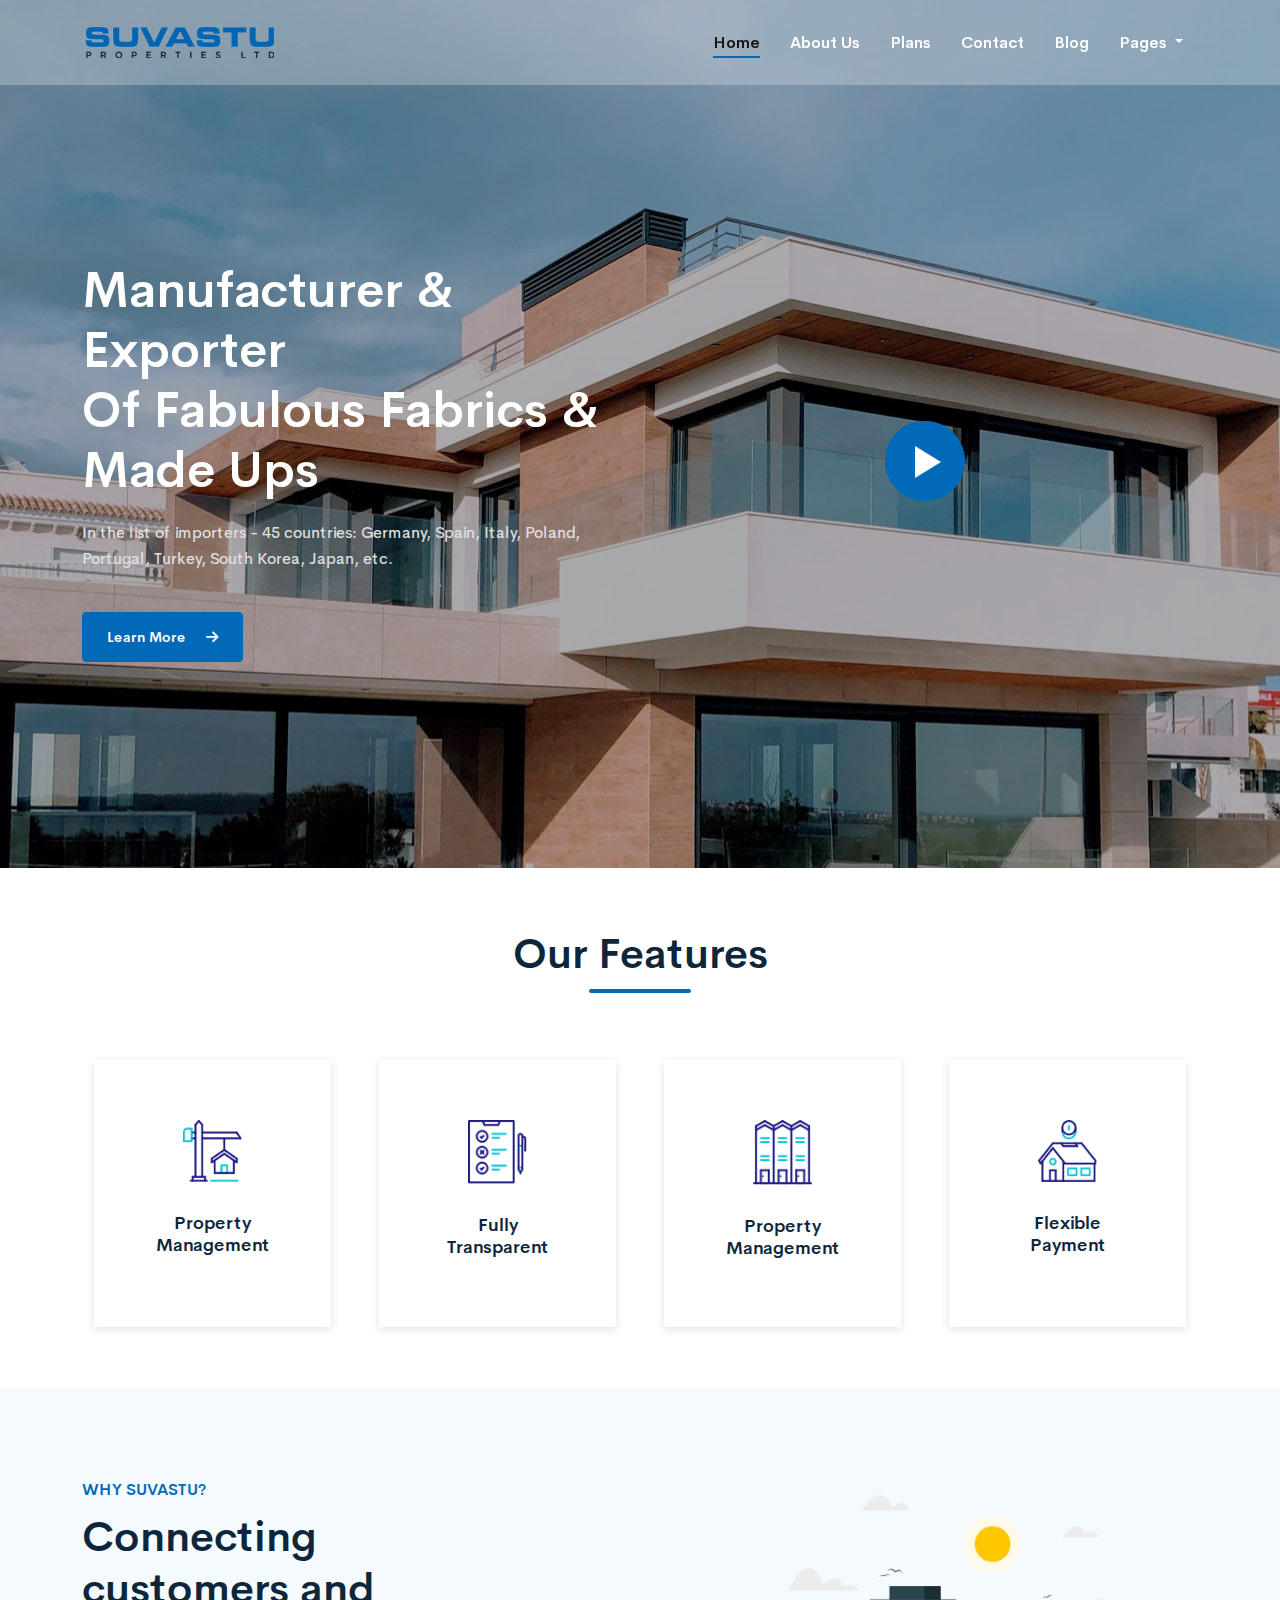
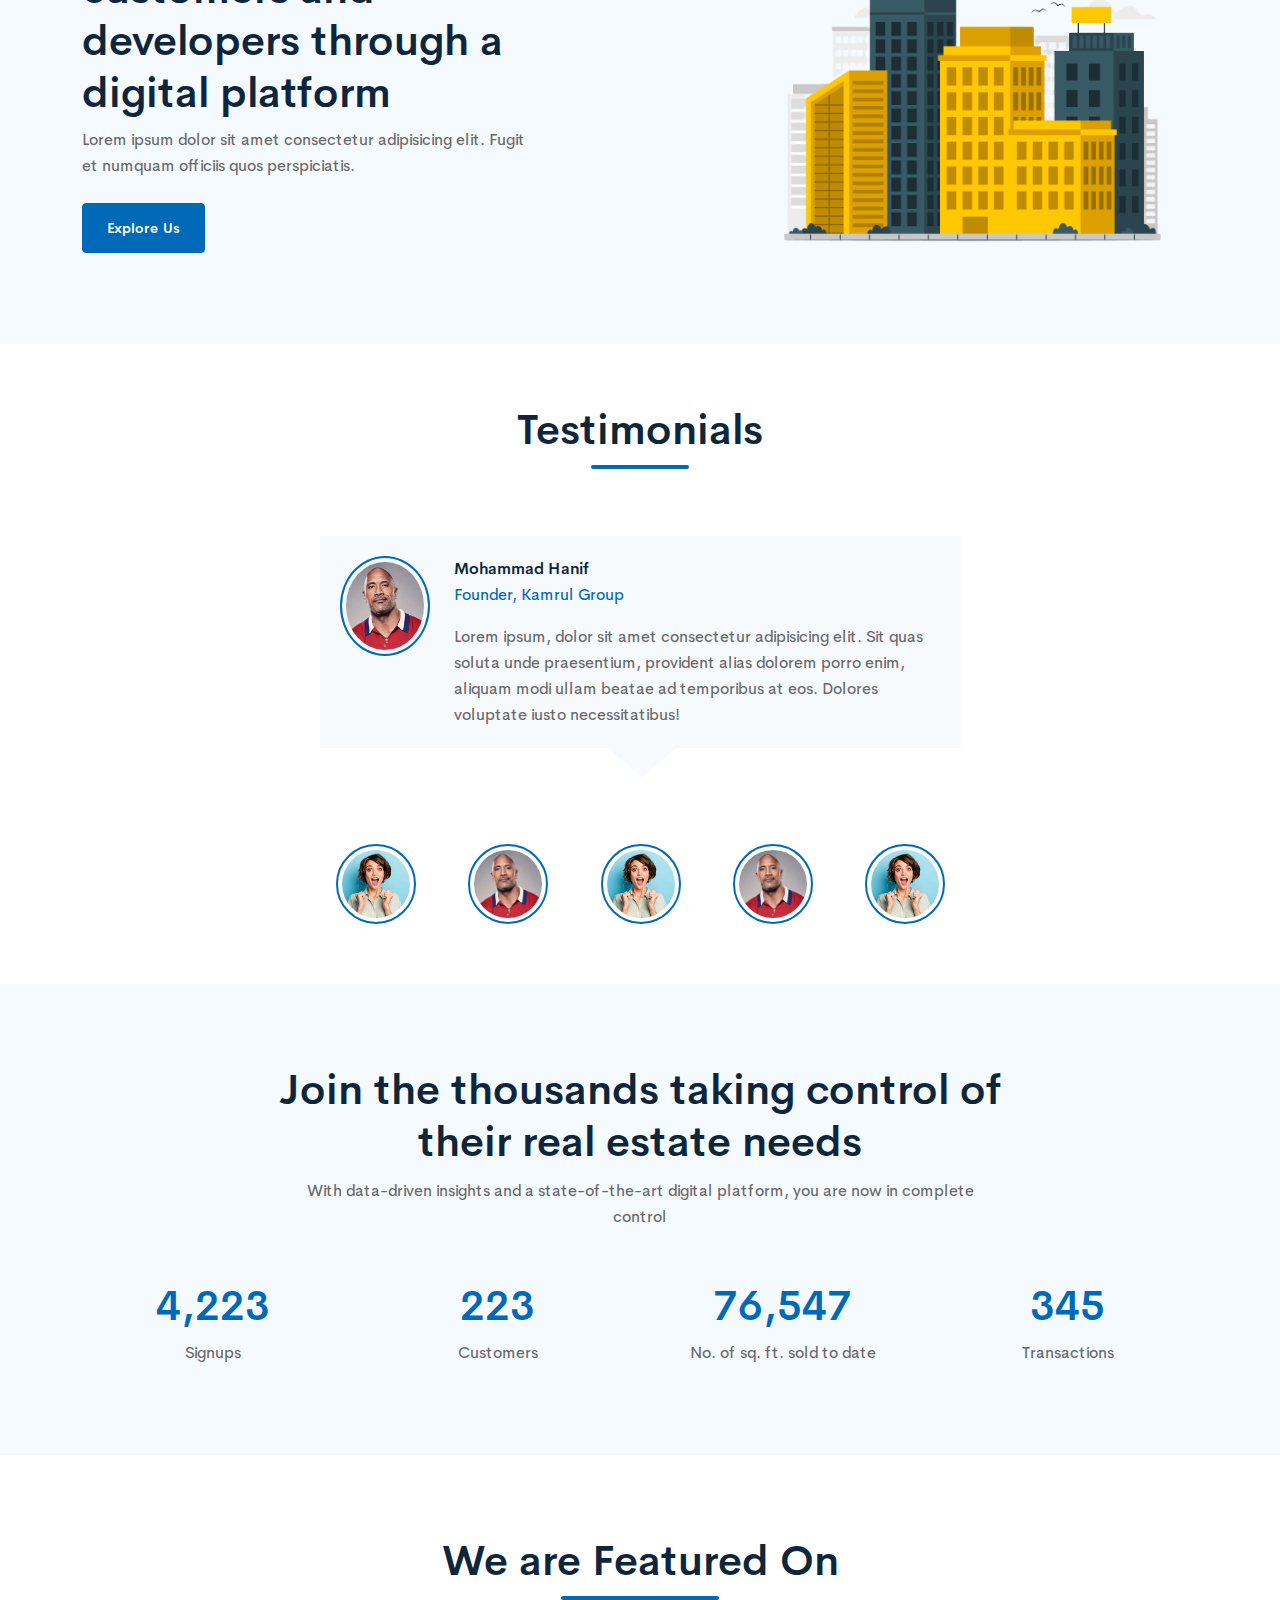
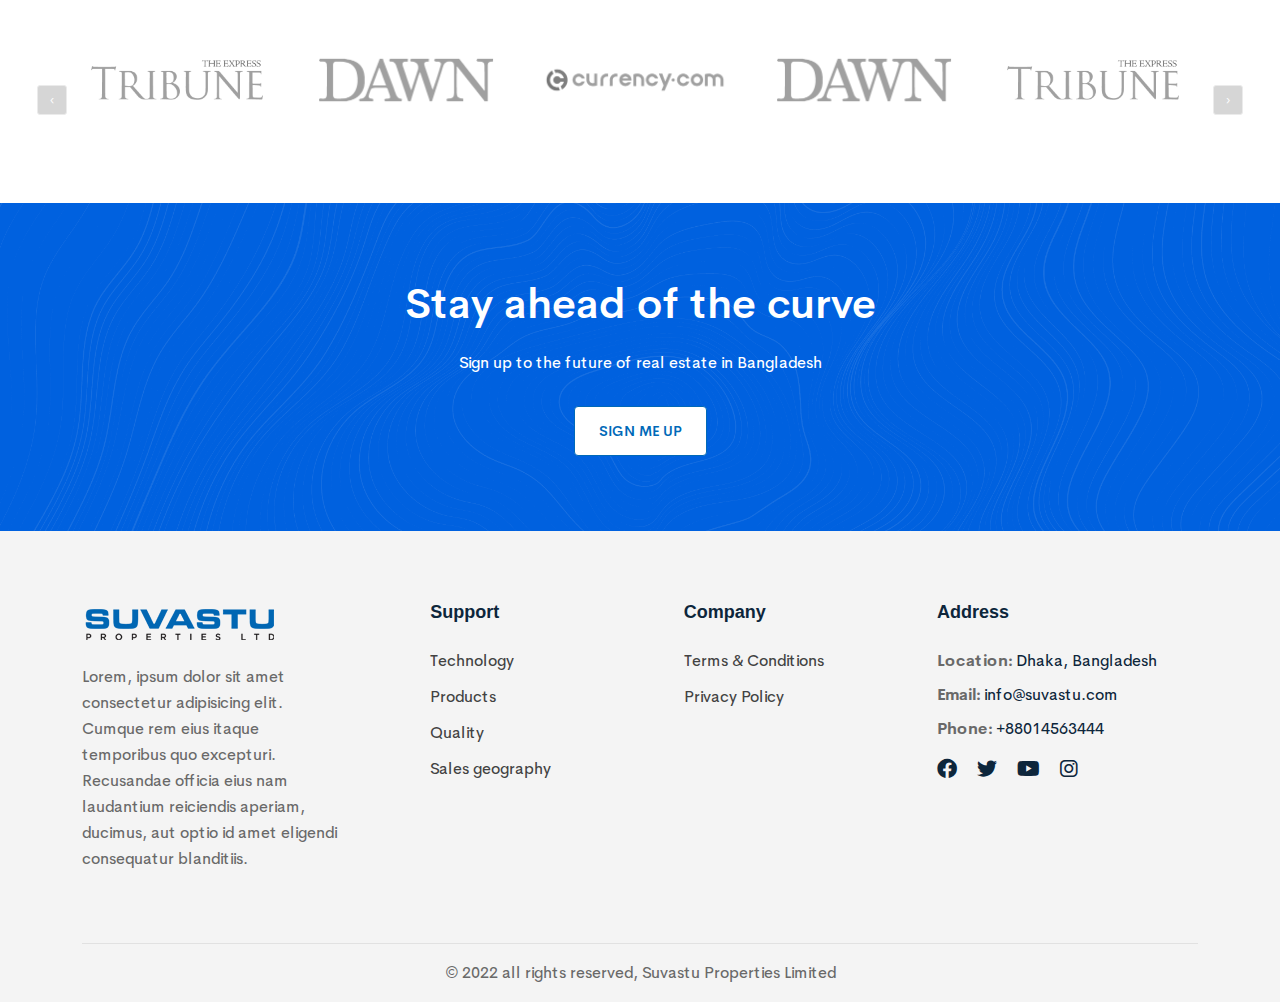
<file: index.html>
<!doctype html>
<html class="no-js" lang="">
<head>
    <meta charset="utf-8">
    <meta http-equiv="x-ua-compatible" content="ie=edge">
    <title>Home | Suvastu</title>
    <meta name="description" content="">
    <meta name="viewport" content="width=device-width, initial-scale=1">

    <!-- favicon -->
    <link rel="shortcut icon" type="image/x-icon" href="">

    <!-- CSS here -->

    <!-- Font-awesome CSS -->
    <link rel="stylesheet" href="./assets/css/font-awesome-6.2.css">
    <!-- bootstrap css -->
    <link rel="stylesheet" href="./assets/plugins/bootstrap-5.2.0/css/bootstrap.min.css">
    <!-- owl carousel -->
    <link rel="stylesheet" href="./assets/plugins/owl-carousel/owl.carousel.min.css">
    <link rel="stylesheet" href="./assets/plugins/owl-carousel/owl.theme.default.css">
    <!-- magnific popup -->
    <link rel="stylesheet" href="./assets/plugins/magnific-popup/magnific-popup.css">
    <!-- Utilities CSS -->
    <link rel="stylesheet" href="./assets/css/utilities.css">
    <!-- Common CSS -->
    <link rel="stylesheet" href="./assets/css/common.css">
    <!-- Style CSS -->
    <link rel="stylesheet" href="./assets/css/style.css">
    <!-- Responsive CSS -->
    <link rel="stylesheet" href="./assets/css/responsive.css">

</head>
<body>
    <!--==================== Header Start ====================-->
    <header class="fixed-top">
      <div class="container">
        <nav class="navbar navbar-expand-lg">
          <a class="navbar-brand" href="./index.html">
            <img src="./assets/images/logo-blue.png" alt="" class="site-logo img-fluid">
          </a>
          <button class="navbar-toggler" type="button" data-bs-toggle="offcanvas" data-bs-target="#offcanvasNavbar" aria-controls="offcanvasNavbar">
            <span class="navbar-toggler-icon"></span>
          </button>
          <div class="offcanvas offcanvas-end" tabindex="-1" id="offcanvasNavbar" aria-labelledby="offcanvasNavbarLabel">
            <div class="offcanvas-header">
              <a href="#" class="offcanvas-title" id="offcanvasNavbarLabel">
                <img src="./assets/images/logo-blue.png" alt="" class="site-logo img-fluid">
              </a>
              <button type="button" class="btn-close" data-bs-dismiss="offcanvas" aria-label="Close"></button>
            </div>
            <div class="offcanvas-body align-items-center">
              <ul class="navbar-nav justify-content-end flex-grow-1">
                <li class="nav-item">
                  <a class="nav-link active" href="./index.html">Home</a>
                </li>
                <li class="nav-item">
                  <a class="nav-link" href="./about-us.html">About Us</a>
                </li>
                <li class="nav-item">
                  <a class="nav-link" href="./plans.html">Plans</a>
                </li>
                <li class="nav-item">
                  <a class="nav-link" href="./contact.html">Contact</a>
                </li>
                <li class="nav-item">
                  <a class="nav-link" href="./blog.html">Blog</a>
                </li>
                <li class="nav-item dropdown">
                  <a class="nav-link dropdown-toggle" href="#" role="button" data-bs-toggle="dropdown" aria-expanded="false">
                    Pages
                  </a>
                  <ul class="dropdown-menu">
                    <li><a class="dropdown-item" href="./blog-details.html">Blog Details</a></li>
                    <li><a class="dropdown-item" href="./projects.html">Projects</a></li>
                    <li><a class="dropdown-item" href="./project-details.html">Project Details</a></li>
                  </ul>
                </li>
              </ul>
            </div>
          </div>
        </nav>
      </div>
    </header>
    <!--==================== Header End ====================-->

    <main>
        <!--==================== banner start ====================-->
        <section class="banner-area" style="background: url('./assets/images/home/banner.jpg'); background-position: center;
          background-repeat: no-repeat; background-size: cover; background-attachment: fixed;">
          <div class="container">
            <div class="row align-items-center">
              <div class="col-lg-6 col-md-8 mb-3">
                <div class="content-area">
                  <h1 class="heading text-white mb-20">Manufacturer & Exporter <br> Of Fabulous Fabrics & <br> Made Ups</h1>
                  <p class="details">
                    In the list of importers - 45 countries: Germany, Spain, Italy, Poland, Portugal, Turkey, South Korea, Japan, etc.
                  </p>
                  <p class="mt-40">
                    <a href="#" class="btn">Learn More <i class="fa-solid fa-arrow-right ms-3"></i></a>
                  </p>
                </div>
              </div>
              <div class="col-lg-6 col-md-4 mb-3">
                <div class="wave-popup-btn">
                  <p class="text-center position-relative">
                    <!-- wave button -->
                    <a id="play-video" class="video-play-button popup-youtube"
                      href="https://www.youtube.com/watch?v=hrHV7sH3uxw">
                      <span></span>
                    </a>
                  </p>
                </div>
              </div>
            </div>
          </div>
        </section>
        <!--==================== banner end ====================-->

        <!--==================== features start ====================-->
        <section class="features-area pt-60 pb-45">
          <div class="container">
            <div class="section-heading mb-80">
              <h2 class="text-center"><span class="wrapper position-relative">Our Features</span></h2>
            </div>
            <div class="row">
              <div class="col-md-6 col-xl-3 mb-3 px-xl-4">
                <div class="feature-box h-100 text-center">
                  <img src="./assets/images/home/feature-1.png" alt="" class="img-fluid mb-30">
                  <h5 class="feature-heading">Property Management</h5>
                </div>
              </div>
              <div class="col-md-6 col-xl-3 mb-3 px-xl-4">
                <div class="feature-box h-100 text-center">
                  <img src="./assets/images/home/feature-2.png" alt="" class="img-fluid mb-30">
                  <h5 class="feature-heading">Fully Transparent</h5>
                </div>
              </div>
              <div class="col-md-6 col-xl-3 mb-3 px-xl-4">
                <div class="feature-box h-100 text-center">
                  <img src="./assets/images/home/feature-3.png" alt="" class="img-fluid mb-30">
                  <h5 class="feature-heading">Property Management</h5>
                </div>
              </div>
              <div class="col-md-6 col-xl-3 mb-3 px-xl-4">
                <div class="feature-box h-100 text-center">
                  <img src="./assets/images/home/feature-4.png" alt="" class="img-fluid mb-30">
                  <h5 class="feature-heading">Flexible Payment</h5>
                </div>
              </div>
            </div>
          </div>
        </section>
        <!--==================== features end ====================-->

        <!--==================== why suvastu start ====================-->
        <section class="why-us-area pt-60 pb-45">
          <div class="container">
            <div class="row justify-content-between align-items-center">
              <div class="col-lg-5 col-md-6 order-2 order-lg-1 mb-3">
                <div class="details-box">
                  <h6 class="text-blue text-uppercase">Why Suvastu?</h6>
                  <h2>
                    Connecting customers and developers through a digital platform
                  </h2>
                  <p>
                    Lorem ipsum dolor sit amet consectetur adipisicing elit. Fugit et numquam officiis quos perspiciatis.
                  </p>
                  <p class="mt-4">
                    <a href="#" class="btn">Explore Us</a>
                  </p>
                </div>
              </div>
              <div class="col-lg-5 col-md-6 order-1 order-lg-2">
                <div class="img-box">
                  <img src="./assets/images/home/why-us.png" alt="" class="img-fluid">
                </div>
              </div>
            </div>
          </div>
        </section>
        <!--==================== why suvastu end ====================-->

        <!--==================== testimonial start ====================-->
        <section class="testimonial-area pt-60 pb-60">
          <div class="container">
            <div class="row justify-content-center">
              <div class="col-lg-7">
                <div class="section-heading mb-80">
                  <h2 class="text-center"><span class="wrapper position-relative">Testimonials</span></h2>
                </div>
                <!-- slider -->
                <!-- single item -->
                <div class="testimonial-single owl-carousel owl-theme mb-5">
                  <div class="item position-relative mb-5" data-hash="zero">
                      <div class="d-flex rounded">
                        <div class="img-area me-4">
                          <img src="./assets/images/home/person-2.jpg" alt="" class="img-fluid rounded-circle">
                        </div>
                        <div class="details-box">
                          <h6 class="mb-0">Mohammad Hanif</h6>
                          <p class="text-blue mb-3">Founder, Kamrul Group</p>
                          <p>
                            Lorem ipsum, dolor sit amet consectetur adipisicing elit. Sit quas soluta unde praesentium, provident alias dolorem porro enim, aliquam modi ullam beatae ad temporibus at eos. Dolores voluptate iusto necessitatibus!
                          </p>
                        </div>
                      </div>
                      <!-- triange bottom -->
                    <div class="triangle-bottom position-absolute"></div>
                  </div>
                  <div class="item position-relative mb-5" data-hash="one">
                    <div class="d-flex rounded">
                      <div class="img-area me-4">
                        <img src="./assets/images/home/person-2.jpg" alt="" class="img-fluid rounded-circle">
                      </div>
                      <div class="details-box">
                        <h6 class="mb-0">Mohammad Hanif</h6>
                        <p class="text-blue mb-3">Founder, Kamrul Group</p>
                        <p>
                          Lorem ipsum, dolor sit amet consectetur adipisicing elit. Sit quas soluta unde praesentium, provident alias dolorem porro enim, aliquam modi ullam beatae ad temporibus at eos. Dolores voluptate iusto necessitatibus!
                        </p>
                      </div>
                    </div>
                    <!-- triange bottom -->
                    <div class="triangle-bottom position-absolute"></div>
                  </div>
                </div>
                <!-- hash items -->
                <div class="testimonial-hash-items owl-carousel owl-theme">
                    <a href="#zero" class="item" data-hash="zero">
                        <img src="./assets/images/home/person-1.jpg" alt="" class="img-fluid rounded-circle">
                    </a>
                    <a href="#one" class="item" data-hash="one">
                      <img src="./assets/images/home/person-2.jpg" alt="" class="img-fluid rounded-circle">
                    </a>
                </div>
              </div>
            </div>
          </div>
        </section>
        <!--==================== testimonial end ====================-->

        <!--==================== count users start ====================-->
        <section class="count-users-area pt-80 pb-65">
          <div class="container">
            <div class="row justify-content-center mb-50">
              <div class="col-lg-8">
                <div class="section-heading">
                  <h2 class="text-center mb-10"><span class="wrapper position-relative">
                    Join the thousands taking control of their real estate needs
                  </span></h2>
                  <p class="text-center px-md-4">
                    With data-driven insights and a state-of-the-art digital platform, you are now in complete control
                  </p>
                </div>
              </div>
            </div>

            <div class="row">
              <div class="col-6 col-lg-3 mb-4">
                <div class="count-box">
                  <h2 class="counter text-center text-blue">4,223</h2>
                  <p class="text-center">Signups</p>
                </div>
              </div>
              <div class="col-6 col-lg-3 mb-4">
                <div class="count-box">
                  <h2 class="counter text-center text-blue">223</h2>
                  <p class="text-center">Customers</p>
                </div>
              </div>
              <div class="col-6 col-lg-3 mb-4">
                <div class="count-box">
                  <h2 class="counter text-center text-blue">76,547</h2>
                  <p class="text-center">No. of sq. ft. sold to date</p>
                </div>
              </div>
              <div class="col-6 col-lg-3 mb-4">
                <div class="count-box">
                  <h2 class="counter text-center text-blue">345</h2>
                  <p class="text-center">Transactions</p>
                </div>
              </div>
            </div>
          </div>
        </section>
        <!--==================== count users end ====================-->

        <!--==================== we are featured on start ====================-->
        <section class="featured-on-area pt-80 pb-80">
          <div class="container">
            <div class="section-heading mb-60">
              <h2 class="text-center"><span class="wrapper position-relative">We are Featured On</span></h2>
            </div>
            
            <div class="featured-slider owl-carousel owl-theme">
              <div class="item">
                <img src="./assets/images/company/C.png" class="img-fluid" alt="">
              </div>
              <div class="item">
                <img src="./assets/images/company/D.png" class="img-fluid" alt="">
              </div>
              <div class="item">
                <img src="./assets/images/company/T.png" class="img-fluid" alt="">
              </div>
              <div class="item">
                <img src="./assets/images/company/C.png" class="img-fluid" alt="">
              </div>
              <div class="item">
                <img src="./assets/images/company/T.png" class="img-fluid" alt="">
              </div>
              <div class="item">
                <img src="./assets/images/company/D.png" class="img-fluid" alt="">
              </div>
            </div>
          </div>
        </section>
        <!--==================== we are featured on end ====================-->

    </main>

    <!--==================== footer start ====================-->
    <footer>
      <!-- footer top -->
      <div class="footer-top-area pt-75 pb-75">
        <div class="container">
          <div class="row justify-content-center">
            <div class="col-md-6">
              <div class="signup-box text-center">
                <h2 class="heading text-white mb-20">Stay ahead of the curve</h2>
                <p class="text-white mb-30">
                  Sign up to the future of real estate in Bangladesh
                </p>
                <p>
                  <a href="#" class="btn btn-white text-uppercase">sign me up</a>
                </p>
              </div>
            </div>
          </div>
        </div>
      </div>

      <!-- footer middle -->
      <div class="footer-middle-area bg-light-ash pt-70 pb-55">
        <div class="container">
          <div class="row justify-content-between">
            <div class="col-12 col-lg-3 mb-3">
              <div class="company-info-box">
                <div class="site-logo mb-3">
                  <img src="./assets/images/logo-blue.png" alt="" class="img-fluid">
                </div>
                <p>
                  Lorem, ipsum dolor sit amet consectetur adipisicing elit. Cumque rem eius itaque temporibus quo excepturi. Recusandae officia eius nam laudantium reiciendis aperiam, ducimus, aut optio id amet eligendi consequatur blanditiis.
                </p>
              </div>
            </div>
            <div class="col-6 col-lg-2 mb-3">
              <div class="links-box">
                <h5 class="heading mb-25">Support</h5>
                <ul>
                  <li class="link-item">
                    <a href="#">Technology</a>
                  </li>
                  <li class="link-item">
                    <a href="#">Products</a>
                  </li>
                  <li class="link-item">
                    <a href="#">Quality</a>
                  </li>
                  <li class="link-item">
                    <a href="#">Sales geography</a>
                  </li>
                </ul>
              </div>
            </div>
            <div class="col-6 col-lg-2 mb-3">
              <div class="links-box">
                <h5 class="heading mb-25">Company</h5>
                <ul>
                  <li class="link-item">
                    <a href="./terms-conditions.html">Terms & Conditions</a>
                  </li>
                  <li class="link-item">
                    <a href="./privacy-policy.html">Privacy Policy</a>
                  </li>
                </ul>
              </div>
            </div>
            <div class="col-12 col-lg-3 mb-3">
              <div class="address-box">
                <h5 class="heading mb-25">Address</h5>
                <ul>
                  <li class="mb-2">
                    <p>
                      <b>Location:</b>
                      <a href="#">Dhaka, Bangladesh</a>
                    </p>
                  </li>
                  <li class="mb-2">
                    <p>
                      <b>Email:</b>
                      <a href="mailto: abc@mail.com">info@suvastu.com</a>
                    </p>
                  </li>
                  <li class="mb-2">
                    <p>
                      <b>Phone:</b>
                      <a href="phone: 3243435">+88014563444</a>
                    </p>
                  </li>
                </ul>
              </div>
              <div class="social-icons-area mt-3">
                <ul class="d-flex">
                    <li>
                        <a href="#"><i class="fab fa-facebook"></i></a>
                    </li>
                    <li>
                        <a href="#"><i class="fa-brands fa-twitter"></i></a>
                    </li>
                    <li>
                        <a href="#"><i class="fa-brands fa-youtube"></i></a>
                    </li>
                    <li>
                        <a href="#"><i class="fa-brands fa-instagram"></i></a>
                    </li>
                </ul>
              </div>
            </div>
          </div>
        </div>
      </div>

      <!-- footer bottom -->
      <div class="footer-bottom-area bg-light-ash">
        <div class="container">
          <div class="row">
            <div class="col-12">
              <p class="copyright-text text-center">
                &copy; 2022 all rights reserved, Suvastu Properties Limited
              </p>
            </div>
          </div>
        </div>
      </div>
    </footer>
    <!--==================== footer end ====================-->


    <!-- JS here -->
    <script src="./assets/js/modernizr-3.5.0.min.js"></script>
    <script src="./assets/js/jquery-3.2.1.min.js"></script>
    <script src="./assets/plugins/bootstrap-5.2.0/js/bootstrap.bundle.min.js"></script>
    <script src="./assets/plugins/owl-carousel/owl.carousel.min.js"></script>
    <script src="./assets/plugins/magnific-popup/magnific-popup.js"></script>
    <!-- counter up -->
    <script src="./assets/js/waypoints.js"></script>
    <script src="./assets/js/counterup.js"></script>
    <script src="./assets/js/all.js"></script>
</body>
</html>
</file>
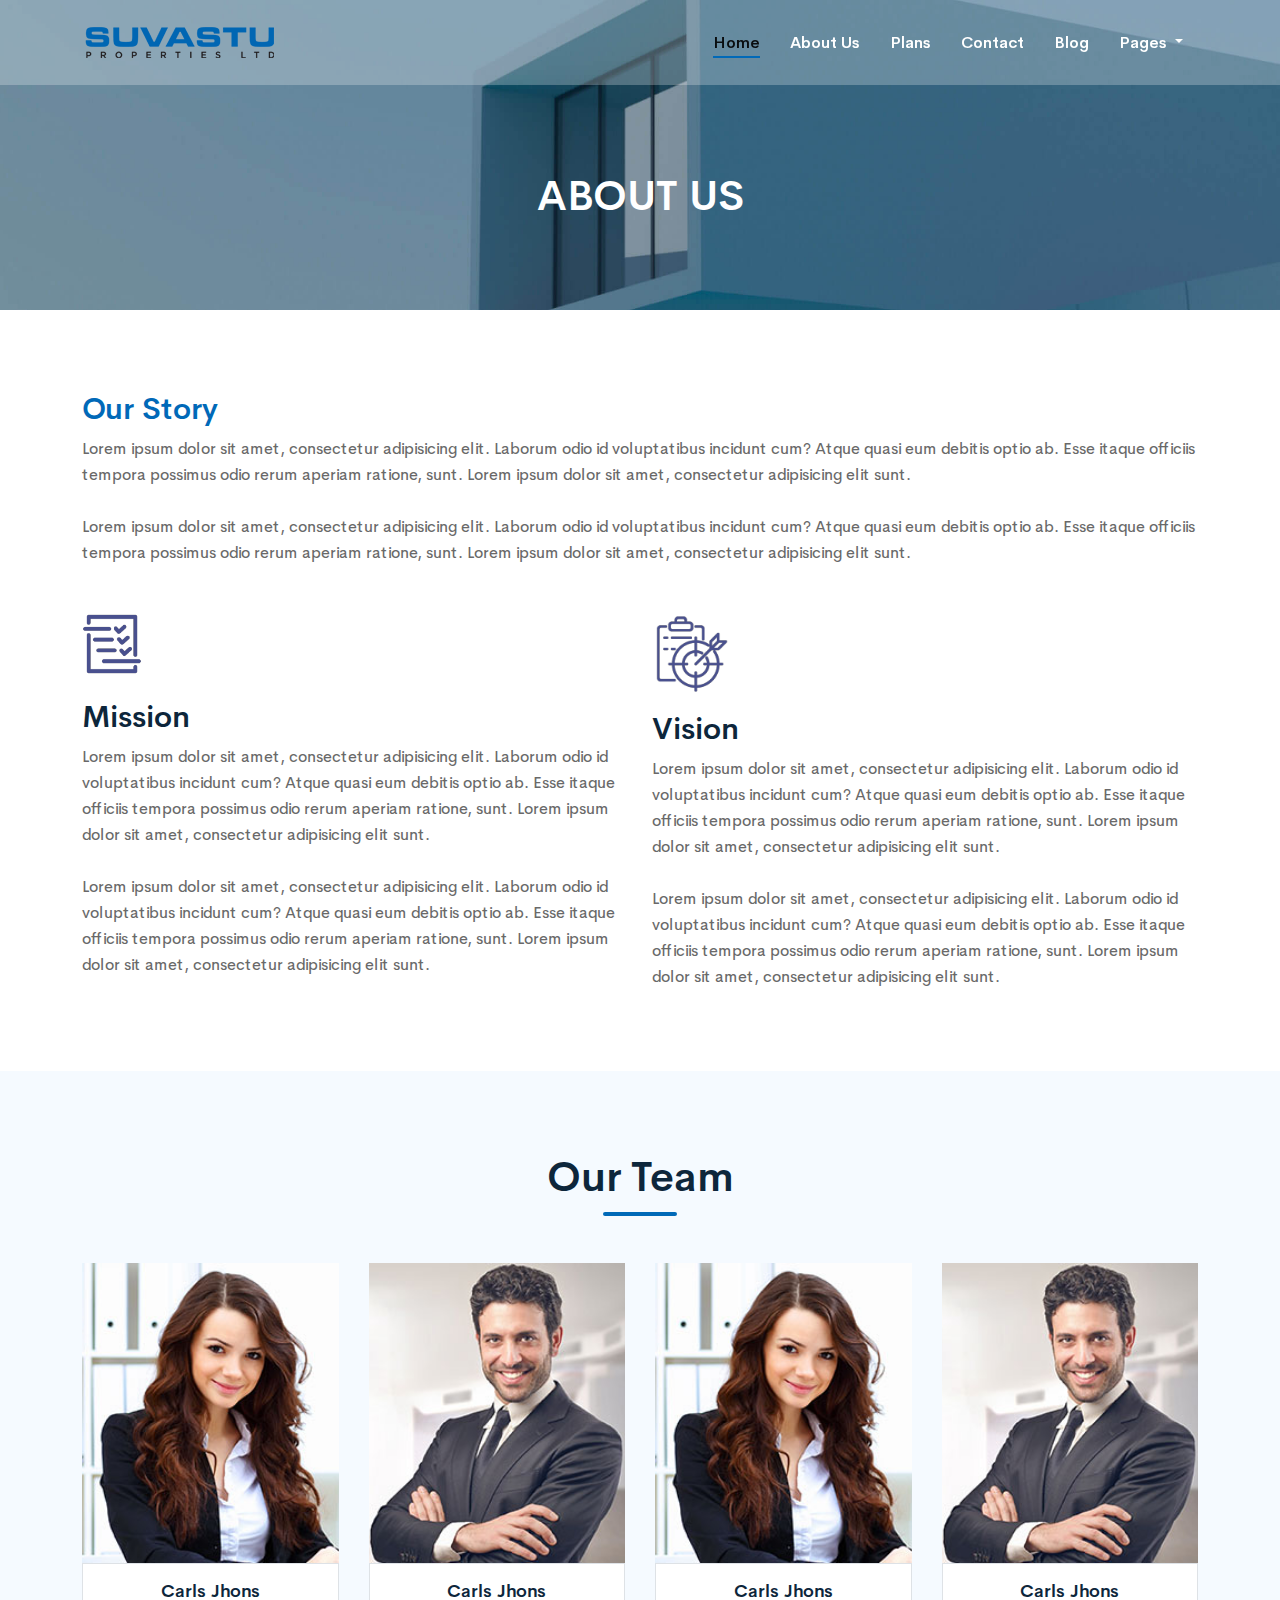
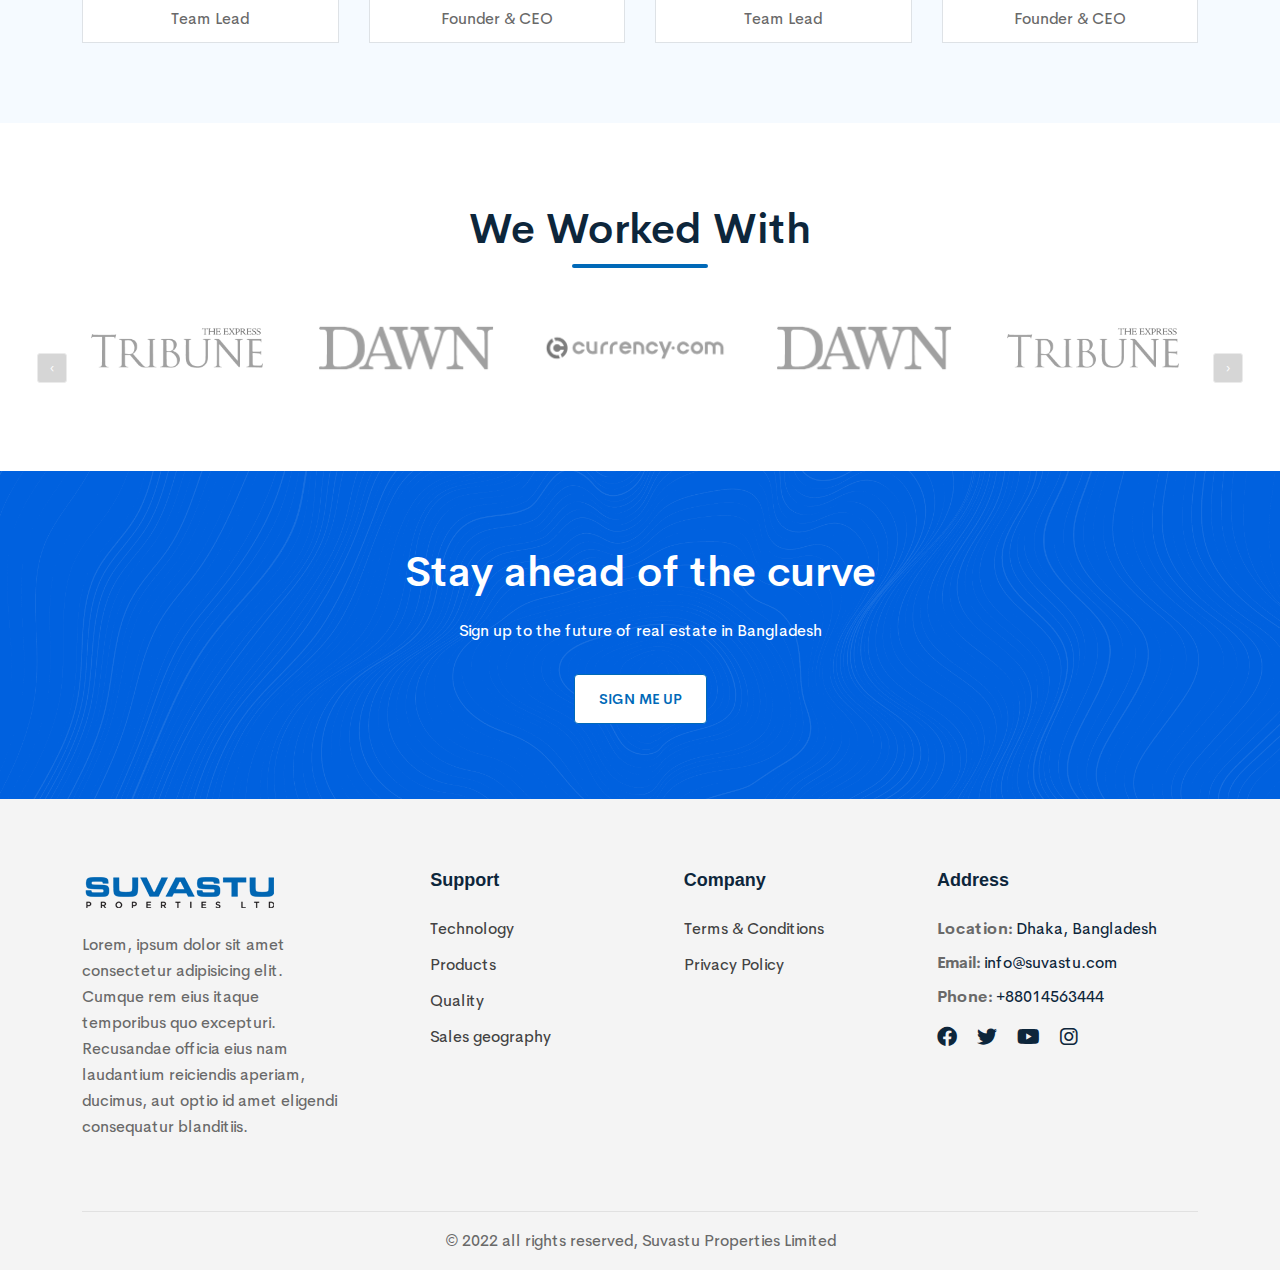
<file: about-us.html>
<!doctype html>
<html class="no-js" lang="">
<head>
    <meta charset="utf-8">
    <meta http-equiv="x-ua-compatible" content="ie=edge">
    <title>About Us | Suvastu</title>
    <meta name="description" content="">
    <meta name="viewport" content="width=device-width, initial-scale=1">

    <!-- favicon -->
    <link rel="shortcut icon" type="image/x-icon" href="">

    <!-- CSS here -->

    <!-- Font-awesome CSS -->
    <link rel="stylesheet" href="./assets/css/font-awesome-6.2.css">
    <!-- bootstrap css -->
    <link rel="stylesheet" href="./assets/plugins/bootstrap-5.2.0/css/bootstrap.min.css">
    <!-- owl carousel -->
    <link rel="stylesheet" href="./assets/plugins/owl-carousel/owl.carousel.min.css">
    <link rel="stylesheet" href="./assets/plugins/owl-carousel/owl.theme.default.css">
    <!-- magnific popup -->
    <link rel="stylesheet" href="./assets/plugins/magnific-popup/magnific-popup.css">
    <!-- Utilities CSS -->
    <link rel="stylesheet" href="./assets/css/utilities.css">
    <!-- Common CSS -->
    <link rel="stylesheet" href="./assets/css/common.css">
    <!-- Style CSS -->
    <link rel="stylesheet" href="./assets/css/style.css">
    <!-- Responsive CSS -->
    <link rel="stylesheet" href="./assets/css/responsive.css">

</head>
<body>
    <!--==================== Header Start ====================-->
    <header class="fixed-top">
      <div class="container">
        <nav class="navbar navbar-expand-lg">
          <a class="navbar-brand" href="./index.html">
            <img src="./assets/images/logo-blue.png" alt="" class="site-logo img-fluid">
          </a>
          <button class="navbar-toggler" type="button" data-bs-toggle="offcanvas" data-bs-target="#offcanvasNavbar" aria-controls="offcanvasNavbar">
            <span class="navbar-toggler-icon"></span>
          </button>
          <div class="offcanvas offcanvas-end" tabindex="-1" id="offcanvasNavbar" aria-labelledby="offcanvasNavbarLabel">
            <div class="offcanvas-header">
              <a href="#" class="offcanvas-title" id="offcanvasNavbarLabel">
                <img src="./assets/images/logo-blue.png" alt="" class="site-logo img-fluid">
              </a>
              <button type="button" class="btn-close" data-bs-dismiss="offcanvas" aria-label="Close"></button>
            </div>
            <div class="offcanvas-body align-items-center">
              <ul class="navbar-nav justify-content-end flex-grow-1">
                <li class="nav-item">
                  <a class="nav-link active" href="./index.html">Home</a>
                </li>
                <li class="nav-item">
                  <a class="nav-link" href="./about-us.html">About Us</a>
                </li>
                <li class="nav-item">
                  <a class="nav-link" href="./plans.html">Plans</a>
                </li>
                <li class="nav-item">
                  <a class="nav-link" href="./contact.html">Contact</a>
                </li>
                <li class="nav-item">
                  <a class="nav-link" href="./blog.html">Blog</a>
                </li>
                <li class="nav-item dropdown">
                  <a class="nav-link dropdown-toggle" href="#" role="button" data-bs-toggle="dropdown" aria-expanded="false">
                    Pages
                  </a>
                  <ul class="dropdown-menu">
                    <li><a class="dropdown-item" href="./blog-details.html">Blog Details</a></li>
                    <li><a class="dropdown-item" href="./projects.html">Projects</a></li>
                    <li><a class="dropdown-item" href="./project-details.html">Project Details</a></li>
                  </ul>
                </li>
              </ul>
            </div>
          </div>
        </nav>
      </div>
    </header>
    <!--==================== Header End ====================-->

    <main>
        <!--==================== banner start ====================-->
        <section class="page-banner-area" style="background: url('./assets/images/about/banner-bg.jpg'); background-position: center;
          background-repeat: no-repeat; background-size: cover;">
          <div class="container">
            <div class="row justify-content-center">
              <div class="col-lg-8">
                <h2 class="text-center text-uppercase text-white">About Us</h2>
              </div>
            </div>
          </div>
        </section>
        <!--==================== banner end ====================-->

        <!--==================== our story start ====================-->
        <section class="our-story pt-80 pb-65">
          <div class="container">
            <div class="story-box">
              <h3 class="text-blue">Our Story</h3>
              <p>
                Lorem ipsum dolor sit amet, consectetur adipisicing elit. Laborum odio id voluptatibus incidunt cum? Atque quasi eum debitis optio ab. Esse itaque officiis tempora possimus odio rerum aperiam ratione, sunt. Lorem ipsum dolor sit amet, consectetur adipisicing elit sunt.
                <br><br>
                Lorem ipsum dolor sit amet, consectetur adipisicing elit. Laborum odio id voluptatibus incidunt cum? Atque quasi eum debitis optio ab. Esse itaque officiis tempora possimus odio rerum aperiam ratione, sunt. Lorem ipsum dolor sit amet, consectetur adipisicing elit sunt.
              </p>
            </div>

            <div class="row mt-4 mt-md-5">
              <div class="col-lg-6 mb-3">
                <div class="mission-box">
                  <img src="./assets/images/about/mission.png" alt="" class="img-fluid mb-4">
                  <h3>Mission</h3>
                  <p>
                    Lorem ipsum dolor sit amet, consectetur adipisicing elit. Laborum odio id voluptatibus incidunt cum? Atque quasi eum debitis optio ab. Esse itaque officiis tempora possimus odio rerum aperiam ratione, sunt. Lorem ipsum dolor sit amet, consectetur adipisicing elit sunt.
                    <br><br>
                    Lorem ipsum dolor sit amet, consectetur adipisicing elit. Laborum odio id voluptatibus incidunt cum? Atque quasi eum debitis optio ab. Esse itaque officiis tempora possimus odio rerum aperiam ratione, sunt. Lorem ipsum dolor sit amet, consectetur adipisicing elit sunt.
                  </p>
                </div>
              </div>
              <div class="col-lg-6 mb-3">
                <div class="vision-box">
                  <img src="./assets/images/about/vision.png" alt="" class="img-fluid mb-3">
                  <h3>Vision</h3>
                  <p>
                    Lorem ipsum dolor sit amet, consectetur adipisicing elit. Laborum odio id voluptatibus incidunt cum? Atque quasi eum debitis optio ab. Esse itaque officiis tempora possimus odio rerum aperiam ratione, sunt. Lorem ipsum dolor sit amet, consectetur adipisicing elit sunt.
                    <br><br>
                    Lorem ipsum dolor sit amet, consectetur adipisicing elit. Laborum odio id voluptatibus incidunt cum? Atque quasi eum debitis optio ab. Esse itaque officiis tempora possimus odio rerum aperiam ratione, sunt. Lorem ipsum dolor sit amet, consectetur adipisicing elit sunt.
                  </p>
                </div>
              </div>
            </div>
          </div>
        </section>
        <!--==================== our story  end ====================-->

        <!--==================== team start ====================-->
        <section class="team-area pt-80 pb-80">
          <div class="container">
            <div class="row justify-content-center">
              <div class="col-md-6">
                <div class="section-heading mb-60">
                  <h2 class="text-center"><span class="wrapper position-relative">Our Team</span></h2>
                </div>
              </div>
            </div>

            <!-- slider -->
            <div class="team-members-slider owl-carousel owl-theme">
              <div class="team-item overflow-hidden position-relative">
                <img src="./assets/images/team/1.jpg" alt="" class="img-fluid w-100">
                <div class="bio-box position-absolute bg-white border">
                  <h5 class="name text-center mb-1">Carls Jhons</h5>
                  <p class="text-center">Team Lead</p>
                  <div class="social-icons d-flex justify-content-center">
                    <a href="#" class="social-link">
                      <i class="fab fa-facebook"></i>
                    </a>
                    <a href="#">
                      <i class="fa-brands fa-twitter"></i>
                    </a>
                    <a href="#">
                      <i class="fa-brands fa-instagram"></i>
                    </a>
                  </div>
                </div>
              </div>
              <div class="team-item overflow-hidden position-relative">
                <img src="./assets/images/team/2.jpg" alt="" class="img-fluid w-100">
                <div class="bio-box position-absolute bg-white border">
                  <h5 class="name text-center mb-1">Carls Jhons</h5>
                  <p class="text-center">Founder & CEO</p>
                  <div class="social-icons d-flex justify-content-center">
                    <a href="#" class="social-link">
                      <i class="fab fa-facebook"></i>
                    </a>
                    <a href="#">
                      <i class="fa-brands fa-twitter"></i>
                    </a>
                    <a href="#">
                      <i class="fa-brands fa-instagram"></i>
                    </a>
                  </div>
                </div>
              </div>
            </div>
          </div>
        </section>
        <!--==================== team  end ====================-->

        <!--==================== we worked with start ====================-->
        <section class="featured-on-area pt-80 pb-80">
          <div class="container">
            <div class="section-heading mb-60">
              <h2 class="text-center"><span class="wrapper position-relative">We Worked With</span></h2>
            </div>
            
            <div class="featured-slider owl-carousel owl-theme">
              <div class="item">
                <img src="./assets/images/company/C.png" class="img-fluid" alt="">
              </div>
              <div class="item">
                <img src="./assets/images/company/D.png" class="img-fluid" alt="">
              </div>
              <div class="item">
                <img src="./assets/images/company/T.png" class="img-fluid" alt="">
              </div>
              <div class="item">
                <img src="./assets/images/company/C.png" class="img-fluid" alt="">
              </div>
              <div class="item">
                <img src="./assets/images/company/T.png" class="img-fluid" alt="">
              </div>
              <div class="item">
                <img src="./assets/images/company/D.png" class="img-fluid" alt="">
              </div>
            </div>
          </div>
        </section>
        <!--==================== we worked with end ====================-->

    </main>

    <!--==================== footer start ====================-->
    <footer>
      <!-- footer top -->
      <div class="footer-top-area pt-75 pb-75">
        <div class="container">
          <div class="row justify-content-center">
            <div class="col-md-6">
              <div class="signup-box text-center">
                <h2 class="heading text-white mb-20">Stay ahead of the curve</h2>
                <p class="text-white mb-30">
                  Sign up to the future of real estate in Bangladesh
                </p>
                <p>
                  <a href="#" class="btn btn-white text-uppercase">sign me up</a>
                </p>
              </div>
            </div>
          </div>
        </div>
      </div>

      <!-- footer middle -->
      <div class="footer-middle-area bg-light-ash pt-70 pb-55">
        <div class="container">
          <div class="row justify-content-between">
            <div class="col-12 col-lg-3 mb-3">
              <div class="company-info-box">
                <div class="site-logo mb-3">
                  <img src="./assets/images/logo-blue.png" alt="" class="img-fluid">
                </div>
                <p>
                  Lorem, ipsum dolor sit amet consectetur adipisicing elit. Cumque rem eius itaque temporibus quo excepturi. Recusandae officia eius nam laudantium reiciendis aperiam, ducimus, aut optio id amet eligendi consequatur blanditiis.
                </p>
              </div>
            </div>
            <div class="col-6 col-lg-2 mb-3">
              <div class="links-box">
                <h5 class="heading mb-25">Support</h5>
                <ul>
                  <li class="link-item">
                    <a href="#">Technology</a>
                  </li>
                  <li class="link-item">
                    <a href="#">Products</a>
                  </li>
                  <li class="link-item">
                    <a href="#">Quality</a>
                  </li>
                  <li class="link-item">
                    <a href="#">Sales geography</a>
                  </li>
                </ul>
              </div>
            </div>
            <div class="col-6 col-lg-2 mb-3">
              <div class="links-box">
                <h5 class="heading mb-25">Company</h5>
                <ul>
                  <li class="link-item">
                    <a href="./terms-conditions.html">Terms & Conditions</a>
                  </li>
                  <li class="link-item">
                    <a href="./privacy-policy.html">Privacy Policy</a>
                  </li>
                </ul>
              </div>
            </div>
            <div class="col-12 col-lg-3 mb-3">
              <div class="address-box">
                <h5 class="heading mb-25">Address</h5>
                <ul>
                  <li class="mb-2">
                    <p>
                      <b>Location:</b>
                      <a href="#">Dhaka, Bangladesh</a>
                    </p>
                  </li>
                  <li class="mb-2">
                    <p>
                      <b>Email:</b>
                      <a href="mailto: abc@mail.com">info@suvastu.com</a>
                    </p>
                  </li>
                  <li class="mb-2">
                    <p>
                      <b>Phone:</b>
                      <a href="phone: 3243435">+88014563444</a>
                    </p>
                  </li>
                </ul>
              </div>
              <div class="social-icons-area mt-3">
                <ul class="d-flex">
                    <li>
                        <a href="#"><i class="fab fa-facebook"></i></a>
                    </li>
                    <li>
                        <a href="#"><i class="fa-brands fa-twitter"></i></a>
                    </li>
                    <li>
                        <a href="#"><i class="fa-brands fa-youtube"></i></a>
                    </li>
                    <li>
                        <a href="#"><i class="fa-brands fa-instagram"></i></a>
                    </li>
                </ul>
              </div>
            </div>
          </div>
        </div>
      </div>

      <!-- footer bottom -->
      <div class="footer-bottom-area bg-light-ash">
        <div class="container">
          <div class="row">
            <div class="col-12">
              <p class="copyright-text text-center">
                &copy; 2022 all rights reserved, Suvastu Properties Limited
              </p>
            </div>
          </div>
        </div>
      </div>
    </footer>
    <!--==================== footer end ====================-->


    <!-- JS here -->
    <script src="./assets/js/modernizr-3.5.0.min.js"></script>
    <script src="./assets/js/jquery-3.2.1.min.js"></script>
    <script src="./assets/plugins/bootstrap-5.2.0/js/bootstrap.bundle.min.js"></script>
    <script src="./assets/plugins/owl-carousel/owl.carousel.min.js"></script>
    <script src="./assets/plugins/magnific-popup/magnific-popup.js"></script>
    <!-- counter up -->
    <script src="./assets/js/waypoints.js"></script>
    <script src="./assets/js/counterup.js"></script>
    <script src="./assets/js/all.js"></script>
</body>
</html>
</file>
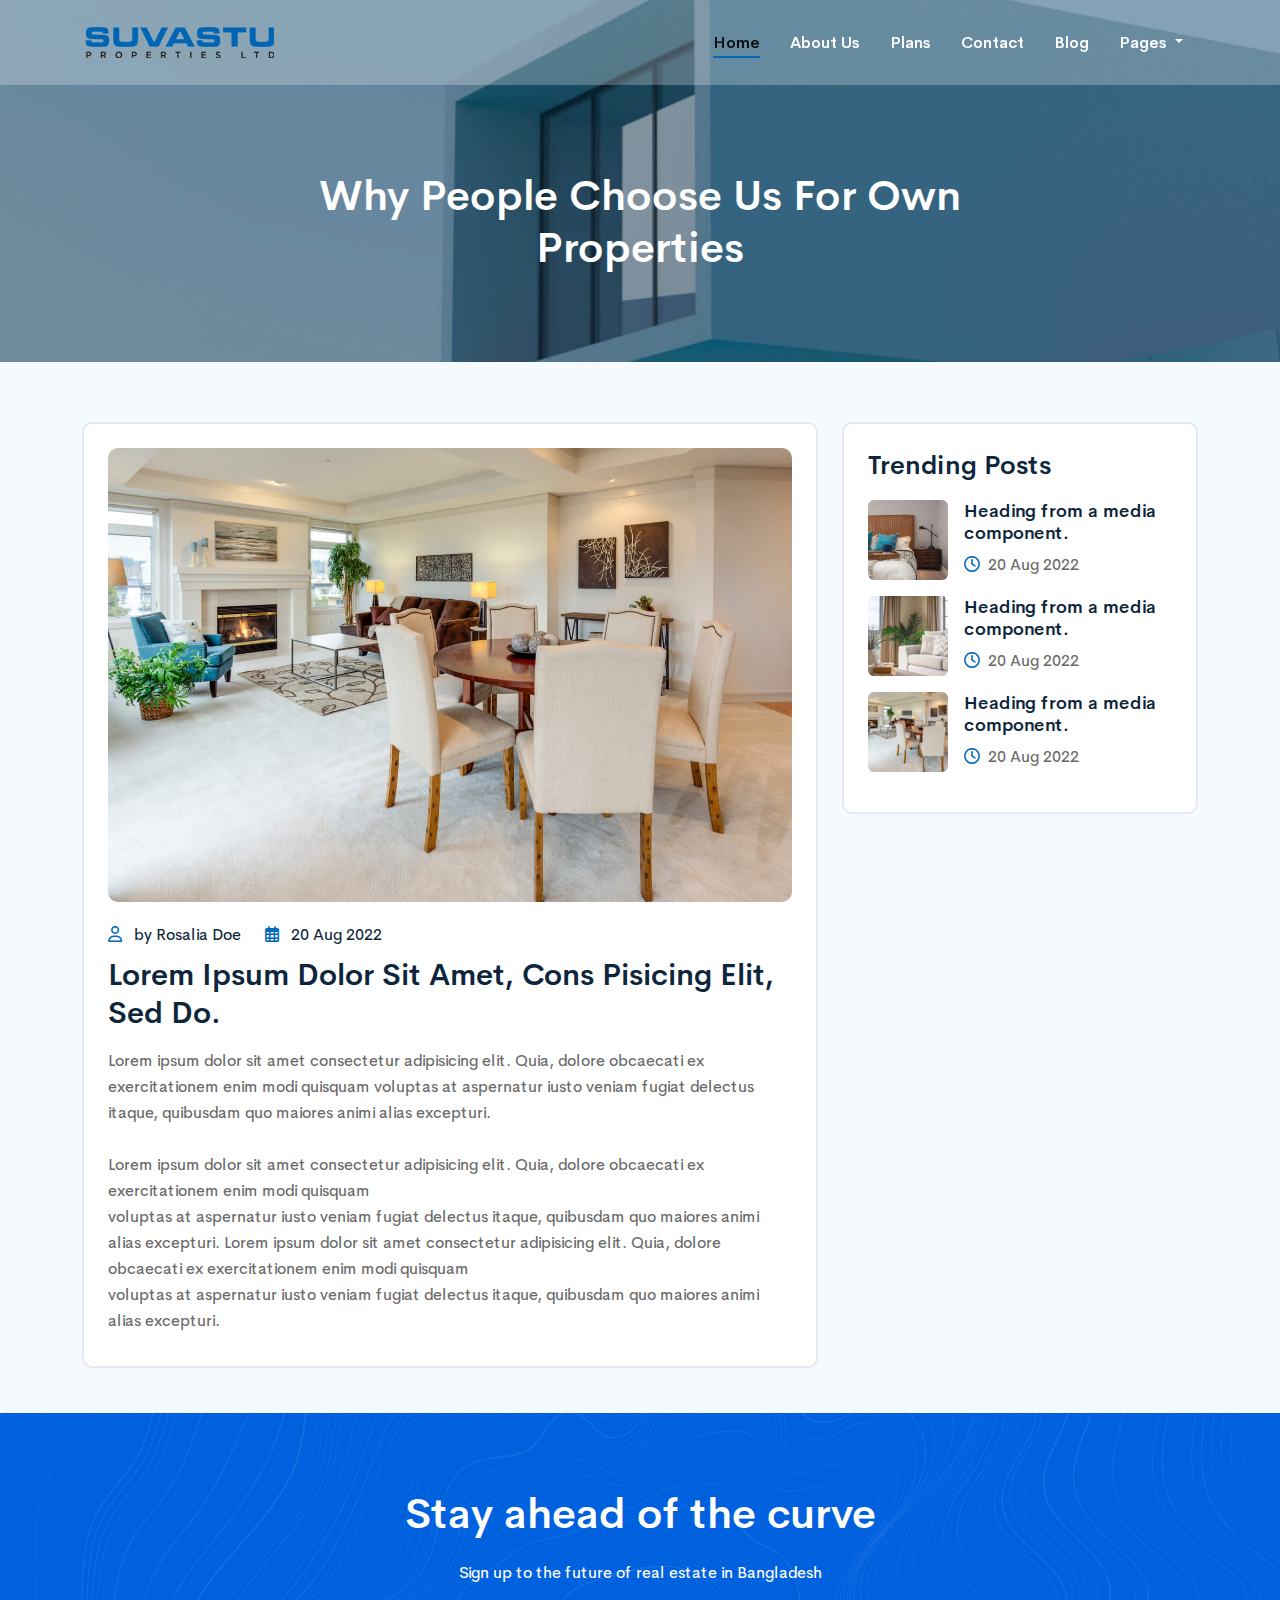
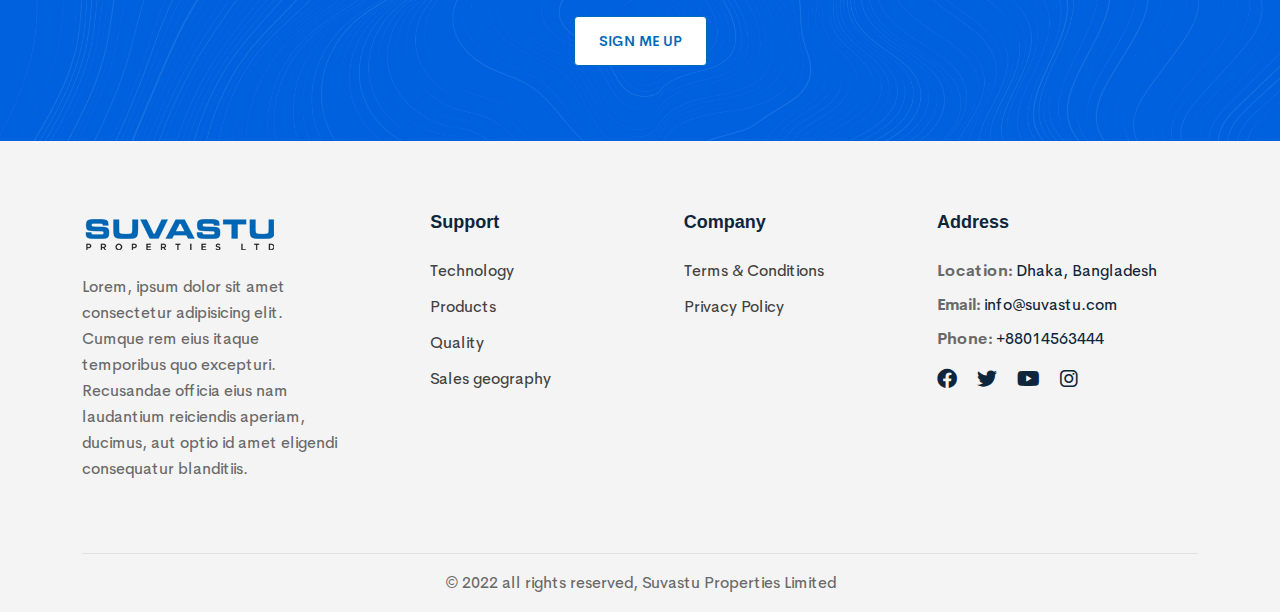
<file: blog-details.html>
<!doctype html>
<html class="no-js" lang="">
<head>
    <meta charset="utf-8">
    <meta http-equiv="x-ua-compatible" content="ie=edge">
    <title>Blog Details | Suvastu</title>
    <meta name="description" content="">
    <meta name="viewport" content="width=device-width, initial-scale=1">

    <!-- favicon -->
    <link rel="shortcut icon" type="image/x-icon" href="">

    <!-- CSS here -->

    <!-- Font-awesome CSS -->
    <link rel="stylesheet" href="./assets/css/font-awesome-6.2.css">
    <!-- bootstrap css -->
    <link rel="stylesheet" href="./assets/plugins/bootstrap-5.2.0/css/bootstrap.min.css">
    <!-- owl carousel -->
    <link rel="stylesheet" href="./assets/plugins/owl-carousel/owl.carousel.min.css">
    <link rel="stylesheet" href="./assets/plugins/owl-carousel/owl.theme.default.css">
    <!-- magnific popup -->
    <link rel="stylesheet" href="./assets/plugins/magnific-popup/magnific-popup.css">
    <!-- Utilities CSS -->
    <link rel="stylesheet" href="./assets/css/utilities.css">
    <!-- Common CSS -->
    <link rel="stylesheet" href="./assets/css/common.css">
    <!-- Style CSS -->
    <link rel="stylesheet" href="./assets/css/style.css">
    <!-- Responsive CSS -->
    <link rel="stylesheet" href="./assets/css/responsive.css">

</head>
<body>
    <!--==================== Header Start ====================-->
    <header class="fixed-top">
      <div class="container">
        <nav class="navbar navbar-expand-lg">
          <a class="navbar-brand" href="./index.html">
            <img src="./assets/images/logo-blue.png" alt="" class="site-logo img-fluid">
          </a>
          <button class="navbar-toggler" type="button" data-bs-toggle="offcanvas" data-bs-target="#offcanvasNavbar" aria-controls="offcanvasNavbar">
            <span class="navbar-toggler-icon"></span>
          </button>
          <div class="offcanvas offcanvas-end" tabindex="-1" id="offcanvasNavbar" aria-labelledby="offcanvasNavbarLabel">
            <div class="offcanvas-header">
              <a href="#" class="offcanvas-title" id="offcanvasNavbarLabel">
                <img src="./assets/images/logo-blue.png" alt="" class="site-logo img-fluid">
              </a>
              <button type="button" class="btn-close" data-bs-dismiss="offcanvas" aria-label="Close"></button>
            </div>
            <div class="offcanvas-body align-items-center">
              <ul class="navbar-nav justify-content-end flex-grow-1">
                <li class="nav-item">
                  <a class="nav-link active" href="./index.html">Home</a>
                </li>
                <li class="nav-item">
                  <a class="nav-link" href="./about-us.html">About Us</a>
                </li>
                <li class="nav-item">
                  <a class="nav-link" href="./plans.html">Plans</a>
                </li>
                <li class="nav-item">
                  <a class="nav-link" href="./contact.html">Contact</a>
                </li>
                <li class="nav-item">
                  <a class="nav-link" href="./blog.html">Blog</a>
                </li>
                <li class="nav-item dropdown">
                  <a class="nav-link dropdown-toggle" href="#" role="button" data-bs-toggle="dropdown" aria-expanded="false">
                    Pages
                  </a>
                  <ul class="dropdown-menu">
                    <li><a class="dropdown-item" href="./blog-details.html">Blog Details</a></li>
                    <li><a class="dropdown-item" href="./projects.html">Projects</a></li>
                    <li><a class="dropdown-item" href="./project-details.html">Project Details</a></li>
                  </ul>
                </li>
              </ul>
            </div>
          </div>
        </nav>
      </div>
    </header>
    <!--==================== Header End ====================-->

    <main>
        <!--==================== banner start ====================-->
        <section class="page-banner-area" style="background: url('./assets/images/about/banner-bg.jpg'); background-position: center;
          background-repeat: no-repeat; background-size: cover;">
          <div class="container">
            <div class="row justify-content-center">
              <div class="col-lg-8">
                <h2 class="text-center text-capitalize text-white">Why People Choose Us for Own Properties</h2>
              </div>
            </div>
          </div>
        </section>
        <!--==================== banner end ====================-->

        <!--==================== blog details area start ====================-->
        <section class="blog-details-area pt-60 pb-45">
          <div class="container">
            <div class="row">
              <div class="col-lg-8 mb-4 mb-lg-0">
                <div class="left-details-box bg-white p-4">
                  <div class="post-img">
                    <img src="./assets/images/blogs/3.jpg" alt="" class="img-fluid">
                  </div>
                  <div class="post-meta">
                    <ul class="d-flex">
                      <li class="me-4"><i class="fa-regular fa-user text-blue me-2"></i> by Rosalia Doe</li>
                      <li><i class="fa-regular fa-calendar-days text-blue me-2"></i> 20 Aug 2022</li>
                    </ul>
                  </div>
                  <div class="post-description pb-2">
                    <h3 class="post-heading">Lorem Ipsum Dolor Sit Amet, Cons Pisicing Elit, Sed Do.</h3>
                    <p>
                      Lorem ipsum dolor sit amet consectetur adipisicing elit. Quia, dolore obcaecati ex exercitationem enim modi quisquam voluptas at aspernatur iusto veniam fugiat delectus itaque, quibusdam quo maiores animi alias excepturi.
                      <br><br>
                      Lorem ipsum dolor sit amet consectetur adipisicing elit. Quia, dolore obcaecati ex exercitationem enim modi quisquam 
                      <br> voluptas at aspernatur iusto veniam fugiat delectus itaque, quibusdam quo maiores animi alias excepturi.
                      Lorem ipsum dolor sit amet consectetur adipisicing elit. Quia, dolore obcaecati ex exercitationem enim modi quisquam 
                      <br> voluptas at aspernatur iusto veniam fugiat delectus itaque, quibusdam quo maiores animi alias excepturi.
                    </p>
                  </div>
                </div>
              </div>
              <div class="col-lg-4">
                <div class="right-post-box bg-white p-4">
                  <h4 class="mb-3">Trending Posts</h4>
                  <div class="blog-item d-flex mb-3">
                    <div class="flex-shrink-0">
                      <a href="#">
                        <img src="./assets/images/blogs/2.jpg" class="rounded" alt="">
                      </a>
                    </div>
                    <div class="flex-grow-1 ms-3">
                      <h5 class="post-name">
                        <a href="#">Heading from a media component.</a>
                      </h5>
                      <p><i class="fa-regular fa-clock text-blue me-1"></i> 20 Aug 2022</p>
                    </div>
                  </div>
                  <div class="blog-item d-flex mb-3">
                    <div class="flex-shrink-0">
                      <a href="#">
                        <img src="./assets/images/blogs/1.jpg" class="rounded" alt="">
                      </a>
                    </div>
                    <div class="flex-grow-1 ms-3">
                      <h5 class="post-name">
                        <a href="#">Heading from a media component.</a>
                      </h5>
                      <p><i class="fa-regular fa-clock text-blue me-1"></i> 20 Aug 2022</p>
                    </div>
                  </div>
                  <div class="blog-item d-flex mb-3">
                    <div class="flex-shrink-0">
                      <a href="#">
                        <img src="./assets/images/blogs/3.jpg" class="rounded" alt="">
                      </a>
                    </div>
                    <div class="flex-grow-1 ms-3">
                      <h5 class="post-name">
                        <a href="#">Heading from a media component.</a>
                      </h5>
                      <p><i class="fa-regular fa-clock text-blue me-1"></i> 20 Aug 2022</p>
                    </div>
                  </div>
                </div>
              </div>
            </div>
          </div>
        </section>
        <!--==================== blog details area end ====================-->
      

    </main>

    <!--==================== footer start ====================-->
    <footer>
      <!-- footer top -->
      <div class="footer-top-area pt-75 pb-75">
        <div class="container">
          <div class="row justify-content-center">
            <div class="col-md-6">
              <div class="signup-box text-center">
                <h2 class="heading text-white mb-20">Stay ahead of the curve</h2>
                <p class="text-white mb-30">
                  Sign up to the future of real estate in Bangladesh
                </p>
                <p>
                  <a href="#" class="btn btn-white text-uppercase">sign me up</a>
                </p>
              </div>
            </div>
          </div>
        </div>
      </div>

      <!-- footer middle -->
      <div class="footer-middle-area bg-light-ash pt-70 pb-55">
        <div class="container">
          <div class="row justify-content-between">
            <div class="col-12 col-lg-3 mb-3">
              <div class="company-info-box">
                <div class="site-logo mb-3">
                  <img src="./assets/images/logo-blue.png" alt="" class="img-fluid">
                </div>
                <p>
                  Lorem, ipsum dolor sit amet consectetur adipisicing elit. Cumque rem eius itaque temporibus quo excepturi. Recusandae officia eius nam laudantium reiciendis aperiam, ducimus, aut optio id amet eligendi consequatur blanditiis.
                </p>
              </div>
            </div>
            <div class="col-6 col-lg-2 mb-3">
              <div class="links-box">
                <h5 class="heading mb-25">Support</h5>
                <ul>
                  <li class="link-item">
                    <a href="#">Technology</a>
                  </li>
                  <li class="link-item">
                    <a href="#">Products</a>
                  </li>
                  <li class="link-item">
                    <a href="#">Quality</a>
                  </li>
                  <li class="link-item">
                    <a href="#">Sales geography</a>
                  </li>
                </ul>
              </div>
            </div>
            <div class="col-6 col-lg-2 mb-3">
              <div class="links-box">
                <h5 class="heading mb-25">Company</h5>
                <ul>
                  <li class="link-item">
                    <a href="./terms-conditions.html">Terms & Conditions</a>
                  </li>
                  <li class="link-item">
                    <a href="./privacy-policy.html">Privacy Policy</a>
                  </li>
                </ul>
              </div>
            </div>
            <div class="col-12 col-lg-3 mb-3">
              <div class="address-box">
                <h5 class="heading mb-25">Address</h5>
                <ul>
                  <li class="mb-2">
                    <p>
                      <b>Location:</b>
                      <a href="#">Dhaka, Bangladesh</a>
                    </p>
                  </li>
                  <li class="mb-2">
                    <p>
                      <b>Email:</b>
                      <a href="mailto: abc@mail.com">info@suvastu.com</a>
                    </p>
                  </li>
                  <li class="mb-2">
                    <p>
                      <b>Phone:</b>
                      <a href="phone: 3243435">+88014563444</a>
                    </p>
                  </li>
                </ul>
              </div>
              <div class="social-icons-area mt-3">
                <ul class="d-flex">
                    <li>
                        <a href="#"><i class="fab fa-facebook"></i></a>
                    </li>
                    <li>
                        <a href="#"><i class="fa-brands fa-twitter"></i></a>
                    </li>
                    <li>
                        <a href="#"><i class="fa-brands fa-youtube"></i></a>
                    </li>
                    <li>
                        <a href="#"><i class="fa-brands fa-instagram"></i></a>
                    </li>
                </ul>
              </div>
            </div>
          </div>
        </div>
      </div>

      <!-- footer bottom -->
      <div class="footer-bottom-area bg-light-ash">
        <div class="container">
          <div class="row">
            <div class="col-12">
              <p class="copyright-text text-center">
                &copy; 2022 all rights reserved, Suvastu Properties Limited
              </p>
            </div>
          </div>
        </div>
      </div>
    </footer>
    <!--==================== footer end ====================-->


    <!-- JS here -->
    <script src="./assets/js/modernizr-3.5.0.min.js"></script>
    <script src="./assets/js/jquery-3.2.1.min.js"></script>
    <script src="./assets/plugins/bootstrap-5.2.0/js/bootstrap.bundle.min.js"></script>
    <script src="./assets/plugins/owl-carousel/owl.carousel.min.js"></script>
    <script src="./assets/plugins/magnific-popup/magnific-popup.js"></script>
    <!-- counter up -->
    <script src="./assets/js/waypoints.js"></script>
    <script src="./assets/js/counterup.js"></script>
    <script src="./assets/js/all.js"></script>
</body>
</html>
</file>
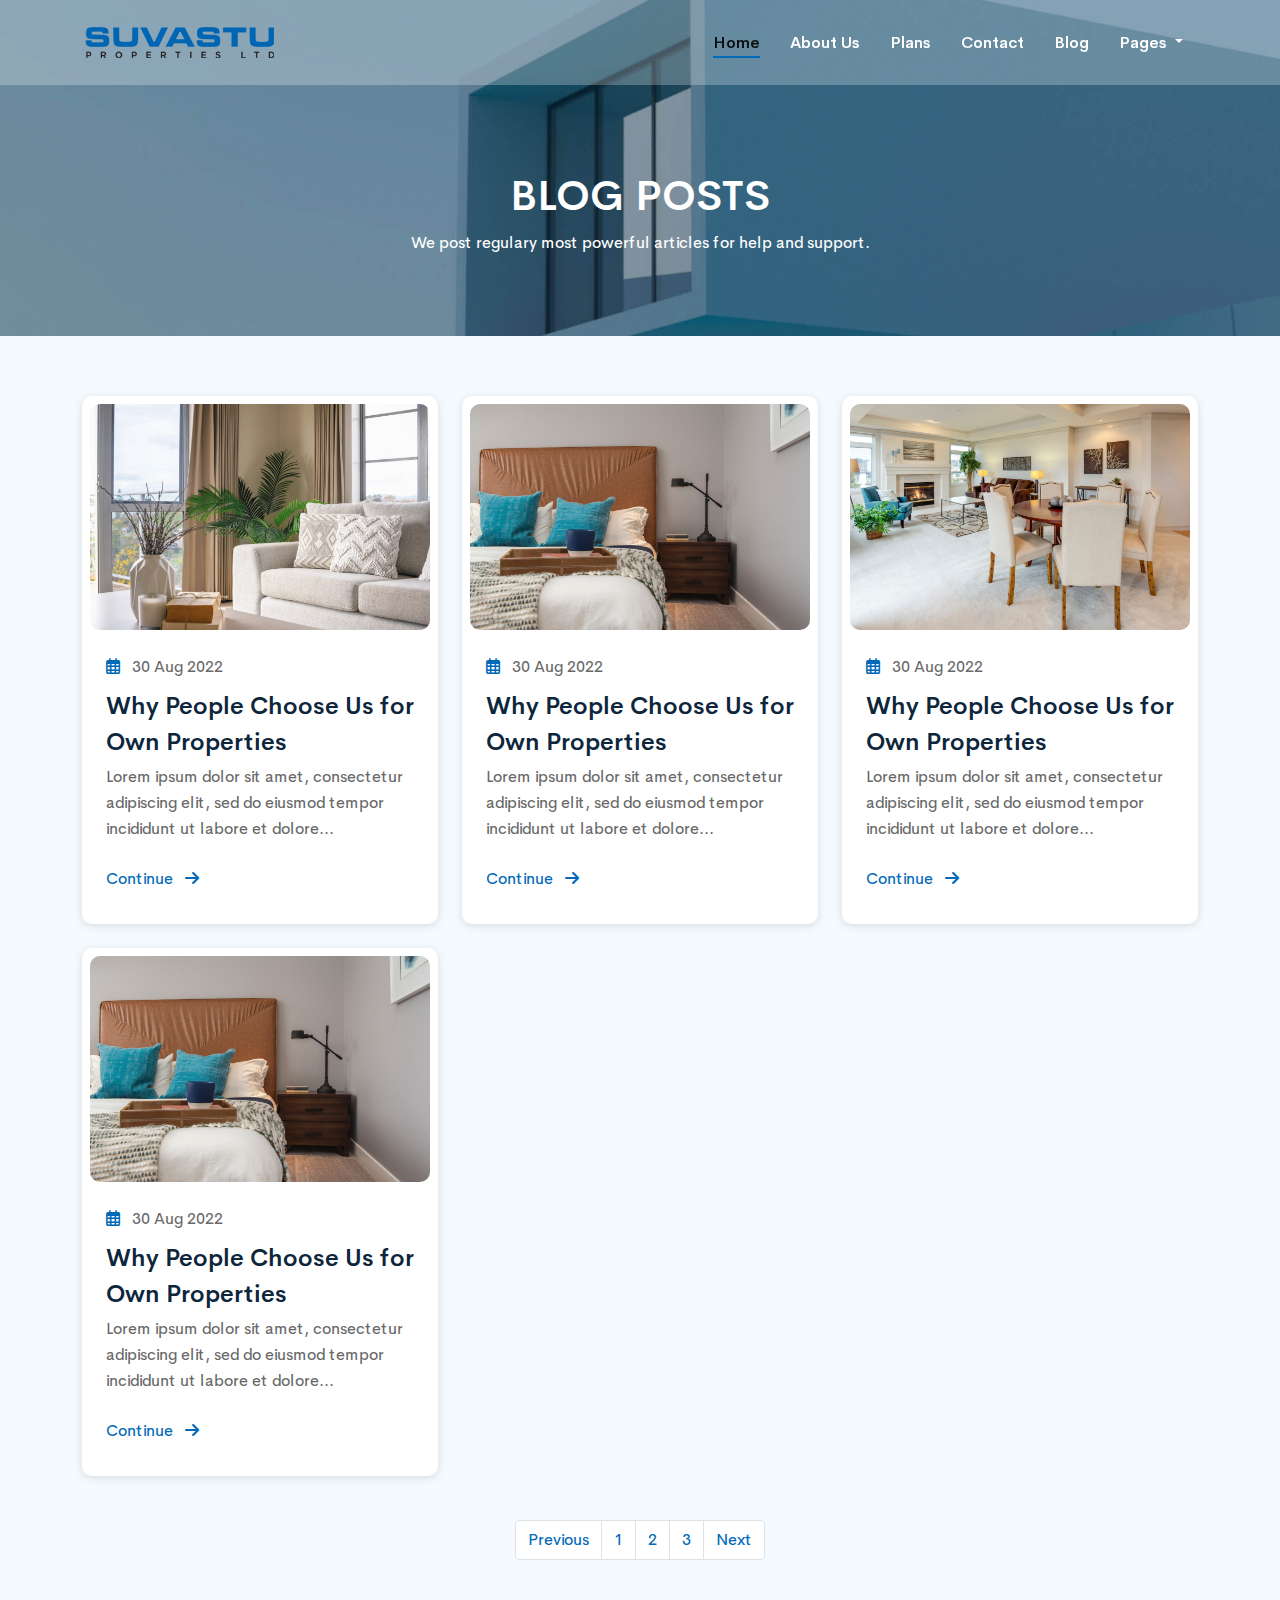
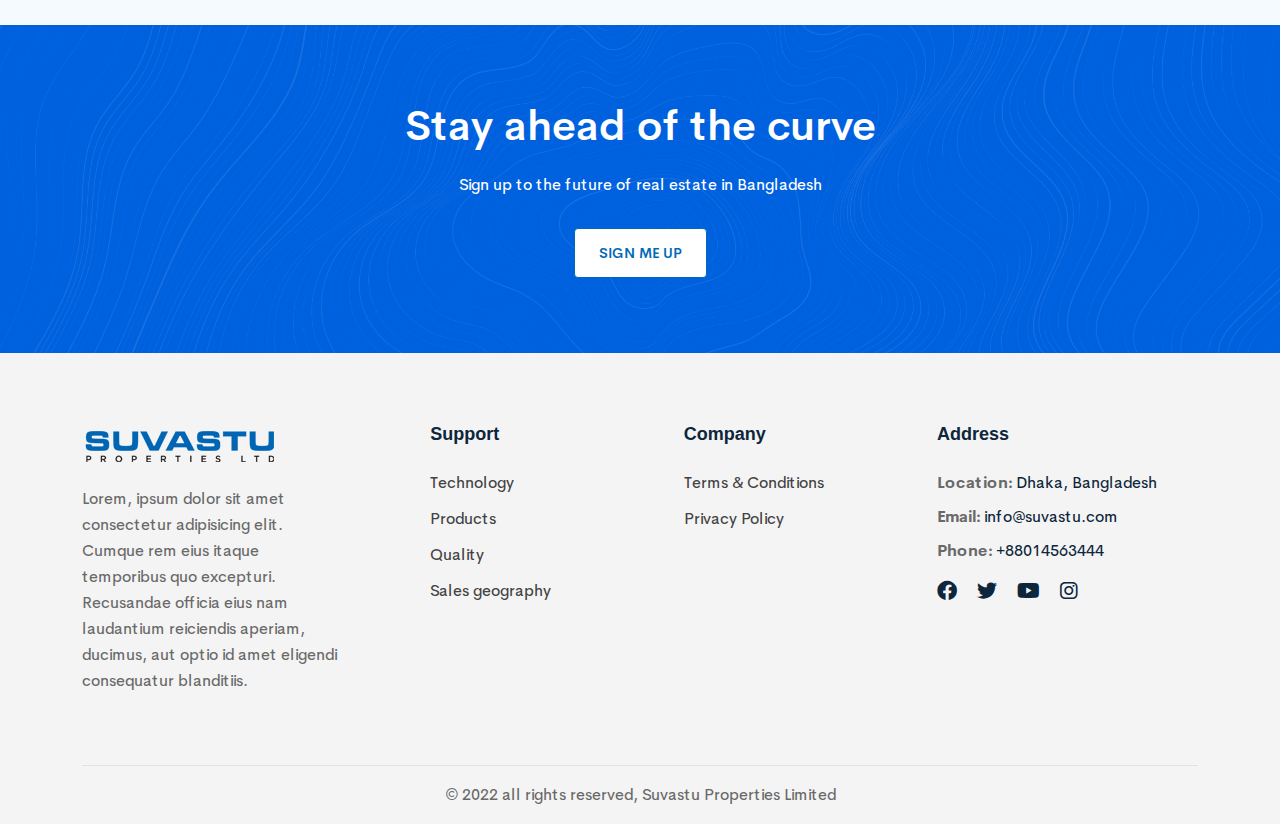
<file: blog.html>
<!doctype html>
<html class="no-js" lang="">
<head>
    <meta charset="utf-8">
    <meta http-equiv="x-ua-compatible" content="ie=edge">
    <title>Blog | Suvastu</title>
    <meta name="description" content="">
    <meta name="viewport" content="width=device-width, initial-scale=1">

    <!-- favicon -->
    <link rel="shortcut icon" type="image/x-icon" href="">

    <!-- CSS here -->

    <!-- Font-awesome CSS -->
    <link rel="stylesheet" href="./assets/css/font-awesome-6.2.css">
    <!-- bootstrap css -->
    <link rel="stylesheet" href="./assets/plugins/bootstrap-5.2.0/css/bootstrap.min.css">
    <!-- owl carousel -->
    <link rel="stylesheet" href="./assets/plugins/owl-carousel/owl.carousel.min.css">
    <link rel="stylesheet" href="./assets/plugins/owl-carousel/owl.theme.default.css">
    <!-- magnific popup -->
    <link rel="stylesheet" href="./assets/plugins/magnific-popup/magnific-popup.css">
    <!-- Utilities CSS -->
    <link rel="stylesheet" href="./assets/css/utilities.css">
    <!-- Common CSS -->
    <link rel="stylesheet" href="./assets/css/common.css">
    <!-- Style CSS -->
    <link rel="stylesheet" href="./assets/css/style.css">
    <!-- Responsive CSS -->
    <link rel="stylesheet" href="./assets/css/responsive.css">

</head>
<body>
    <!--==================== Header Start ====================-->
    <header class="fixed-top">
      <div class="container">
        <nav class="navbar navbar-expand-lg">
          <a class="navbar-brand" href="./index.html">
            <img src="./assets/images/logo-blue.png" alt="" class="site-logo img-fluid">
          </a>
          <button class="navbar-toggler" type="button" data-bs-toggle="offcanvas" data-bs-target="#offcanvasNavbar" aria-controls="offcanvasNavbar">
            <span class="navbar-toggler-icon"></span>
          </button>
          <div class="offcanvas offcanvas-end" tabindex="-1" id="offcanvasNavbar" aria-labelledby="offcanvasNavbarLabel">
            <div class="offcanvas-header">
              <a href="#" class="offcanvas-title" id="offcanvasNavbarLabel">
                <img src="./assets/images/logo-blue.png" alt="" class="site-logo img-fluid">
              </a>
              <button type="button" class="btn-close" data-bs-dismiss="offcanvas" aria-label="Close"></button>
            </div>
            <div class="offcanvas-body align-items-center">
              <ul class="navbar-nav justify-content-end flex-grow-1">
                <li class="nav-item">
                  <a class="nav-link active" href="./index.html">Home</a>
                </li>
                <li class="nav-item">
                  <a class="nav-link" href="./about-us.html">About Us</a>
                </li>
                <li class="nav-item">
                  <a class="nav-link" href="./plans.html">Plans</a>
                </li>
                <li class="nav-item">
                  <a class="nav-link" href="./contact.html">Contact</a>
                </li>
                <li class="nav-item">
                  <a class="nav-link" href="./blog.html">Blog</a>
                </li>
                <li class="nav-item dropdown">
                  <a class="nav-link dropdown-toggle" href="#" role="button" data-bs-toggle="dropdown" aria-expanded="false">
                    Pages
                  </a>
                  <ul class="dropdown-menu">
                    <li><a class="dropdown-item" href="./blog-details.html">Blog Details</a></li>
                    <li><a class="dropdown-item" href="./projects.html">Projects</a></li>
                    <li><a class="dropdown-item" href="./project-details.html">Project Details</a></li>
                  </ul>
                </li>
              </ul>
            </div>
          </div>
        </nav>
      </div>
    </header>
    <!--==================== Header End ====================-->

    <main>
        <!--==================== banner start ====================-->
        <section class="page-banner-area" style="background: url('./assets/images/about/banner-bg.jpg'); background-position: center;
          background-repeat: no-repeat; background-size: cover;">
          <div class="container">
            <div class="row justify-content-center">
              <div class="col-lg-8">
                <h2 class="text-center text-uppercase text-white">Blog Posts</h2>
                <p class="text-white text-center">We post regulary most powerful articles for help and support.</p>
              </div>
            </div>
          </div>
        </section>
        <!--==================== banner end ====================-->

        <!--==================== blog grid start ====================-->
        <section class="blog-grid-area pt-60 pb-45">
          <div class="container">
            <div class="row">
              <div class="col-md-6 col-lg-4 mb-4">
                <div class="blog-item bg-white p-2">
                  <div class="blog-img">
                    <a href="#">
                      <img src="./assets/images/blogs/1.jpg" class="img-fluid w-100" alt="">
                    </a>
                  </div>
                  <div class="blog-body px-3 py-4">
                    <p class="post-date mb-2"><i class="fa-regular fa-calendar-days text-blue me-2"></i> 30 Aug 2022</p>
                    <h4 class="bl-title mb-1">
                      <a href="#">Why People Choose Us for Own Properties</a>
                    </h4>
                    <p class="short-details">
                      Lorem ipsum dolor sit amet, consectetur adipiscing elit, sed do eiusmod tempor incididunt ut labore et dolore...
                    </p>
                    <p class="mt-4">
                      <a href="#" class="text-blue">Continue <i class="fa-sharp fa-solid fa-arrow-right ms-2"></i></a>
                    </p>
                  </div>
                </div>
              </div>
              <div class="col-md-6 col-lg-4 mb-4">
                <div class="blog-item bg-white p-2">
                  <div class="blog-img">
                    <a href="#">
                      <img src="./assets/images/blogs/2.jpg" class="img-fluid w-100" alt="">
                    </a>
                  </div>
                  <div class="blog-body px-3 py-4">
                    <p class="post-date mb-2"><i class="fa-regular fa-calendar-days text-blue me-2"></i> 30 Aug 2022</p>
                    <h4 class="bl-title mb-1">
                      <a href="#">Why People Choose Us for Own Properties</a>
                    </h4>
                    <p class="short-details">
                      Lorem ipsum dolor sit amet, consectetur adipiscing elit, sed do eiusmod tempor incididunt ut labore et dolore...
                    </p>
                    <p class="mt-4">
                      <a href="#" class="text-blue">Continue <i class="fa-sharp fa-solid fa-arrow-right ms-2"></i></a>
                    </p>
                  </div>
                </div>
              </div>
              <div class="col-md-6 col-lg-4 mb-4">
                <div class="blog-item bg-white p-2">
                  <div class="blog-img">
                    <a href="#">
                      <img src="./assets/images/blogs/3.jpg" class="img-fluid w-100" alt="">
                    </a>
                  </div>
                  <div class="blog-body px-3 py-4">
                    <p class="post-date mb-2"><i class="fa-regular fa-calendar-days text-blue me-2"></i> 30 Aug 2022</p>
                    <h4 class="bl-title mb-1">
                      <a href="#">Why People Choose Us for Own Properties</a>
                    </h4>
                    <p class="short-details">
                      Lorem ipsum dolor sit amet, consectetur adipiscing elit, sed do eiusmod tempor incididunt ut labore et dolore...
                    </p>
                    <p class="mt-4">
                      <a href="#" class="text-blue">Continue <i class="fa-sharp fa-solid fa-arrow-right ms-2"></i></a>
                    </p>
                  </div>
                </div>
              </div>
              <div class="col-md-6 col-lg-4 mb-4">
                <div class="blog-item bg-white p-2">
                  <div class="blog-img">
                    <a href="#">
                      <img src="./assets/images/blogs/2.jpg" class="img-fluid w-100" alt="">
                    </a>
                  </div>
                  <div class="blog-body px-3 py-4">
                    <p class="post-date mb-2"><i class="fa-regular fa-calendar-days text-blue me-2"></i> 30 Aug 2022</p>
                    <h4 class="bl-title mb-1">
                      <a href="#">Why People Choose Us for Own Properties</a>
                    </h4>
                    <p class="short-details">
                      Lorem ipsum dolor sit amet, consectetur adipiscing elit, sed do eiusmod tempor incididunt ut labore et dolore...
                    </p>
                    <p class="mt-4">
                      <a href="#" class="text-blue">Continue <i class="fa-sharp fa-solid fa-arrow-right ms-2"></i></a>
                    </p>
                  </div>
                </div>
              </div>
            </div>

            <!-- pagination -->
            <nav class="mt-20 mb-20" aria-label="Page navigation example">
              <ul class="pagination justify-content-center">
                <li class="page-item"><a class="page-link" href="#">Previous</a></li>
                <li class="page-item"><a class="page-link" href="#">1</a></li>
                <li class="page-item"><a class="page-link" href="#">2</a></li>
                <li class="page-item"><a class="page-link" href="#">3</a></li>
                <li class="page-item"><a class="page-link" href="#">Next</a></li>
              </ul>
            </nav>
          </div>
        </section>
        <!--==================== blog grid end ====================-->


    </main>

    <!--==================== footer start ====================-->
    <footer>
      <!-- footer top -->
      <div class="footer-top-area pt-75 pb-75">
        <div class="container">
          <div class="row justify-content-center">
            <div class="col-md-6">
              <div class="signup-box text-center">
                <h2 class="heading text-white mb-20">Stay ahead of the curve</h2>
                <p class="text-white mb-30">
                  Sign up to the future of real estate in Bangladesh
                </p>
                <p>
                  <a href="#" class="btn btn-white text-uppercase">sign me up</a>
                </p>
              </div>
            </div>
          </div>
        </div>
      </div>

      <!-- footer middle -->
      <div class="footer-middle-area bg-light-ash pt-70 pb-55">
        <div class="container">
          <div class="row justify-content-between">
            <div class="col-12 col-lg-3 mb-3">
              <div class="company-info-box">
                <div class="site-logo mb-3">
                  <img src="./assets/images/logo-blue.png" alt="" class="img-fluid">
                </div>
                <p>
                  Lorem, ipsum dolor sit amet consectetur adipisicing elit. Cumque rem eius itaque temporibus quo excepturi. Recusandae officia eius nam laudantium reiciendis aperiam, ducimus, aut optio id amet eligendi consequatur blanditiis.
                </p>
              </div>
            </div>
            <div class="col-6 col-lg-2 mb-3">
              <div class="links-box">
                <h5 class="heading mb-25">Support</h5>
                <ul>
                  <li class="link-item">
                    <a href="#">Technology</a>
                  </li>
                  <li class="link-item">
                    <a href="#">Products</a>
                  </li>
                  <li class="link-item">
                    <a href="#">Quality</a>
                  </li>
                  <li class="link-item">
                    <a href="#">Sales geography</a>
                  </li>
                </ul>
              </div>
            </div>
            <div class="col-6 col-lg-2 mb-3">
              <div class="links-box">
                <h5 class="heading mb-25">Company</h5>
                <ul>
                  <li class="link-item">
                    <a href="./terms-conditions.html">Terms & Conditions</a>
                  </li>
                  <li class="link-item">
                    <a href="./privacy-policy.html">Privacy Policy</a>
                  </li>
                </ul>
              </div>
            </div>
            <div class="col-12 col-lg-3 mb-3">
              <div class="address-box">
                <h5 class="heading mb-25">Address</h5>
                <ul>
                  <li class="mb-2">
                    <p>
                      <b>Location:</b>
                      <a href="#">Dhaka, Bangladesh</a>
                    </p>
                  </li>
                  <li class="mb-2">
                    <p>
                      <b>Email:</b>
                      <a href="mailto: abc@mail.com">info@suvastu.com</a>
                    </p>
                  </li>
                  <li class="mb-2">
                    <p>
                      <b>Phone:</b>
                      <a href="phone: 3243435">+88014563444</a>
                    </p>
                  </li>
                </ul>
              </div>
              <div class="social-icons-area mt-3">
                <ul class="d-flex">
                    <li>
                        <a href="#"><i class="fab fa-facebook"></i></a>
                    </li>
                    <li>
                        <a href="#"><i class="fa-brands fa-twitter"></i></a>
                    </li>
                    <li>
                        <a href="#"><i class="fa-brands fa-youtube"></i></a>
                    </li>
                    <li>
                        <a href="#"><i class="fa-brands fa-instagram"></i></a>
                    </li>
                </ul>
              </div>
            </div>
          </div>
        </div>
      </div>

      <!-- footer bottom -->
      <div class="footer-bottom-area bg-light-ash">
        <div class="container">
          <div class="row">
            <div class="col-12">
              <p class="copyright-text text-center">
                &copy; 2022 all rights reserved, Suvastu Properties Limited
              </p>
            </div>
          </div>
        </div>
      </div>
    </footer>
    <!--==================== footer end ====================-->


    <!-- JS here -->
    <script src="./assets/js/modernizr-3.5.0.min.js"></script>
    <script src="./assets/js/jquery-3.2.1.min.js"></script>
    <script src="./assets/plugins/bootstrap-5.2.0/js/bootstrap.bundle.min.js"></script>
    <script src="./assets/plugins/owl-carousel/owl.carousel.min.js"></script>
    <script src="./assets/plugins/magnific-popup/magnific-popup.js"></script>
    <!-- counter up -->
    <script src="./assets/js/waypoints.js"></script>
    <script src="./assets/js/counterup.js"></script>
    <script src="./assets/js/all.js"></script>
</body>
</html>
</file>
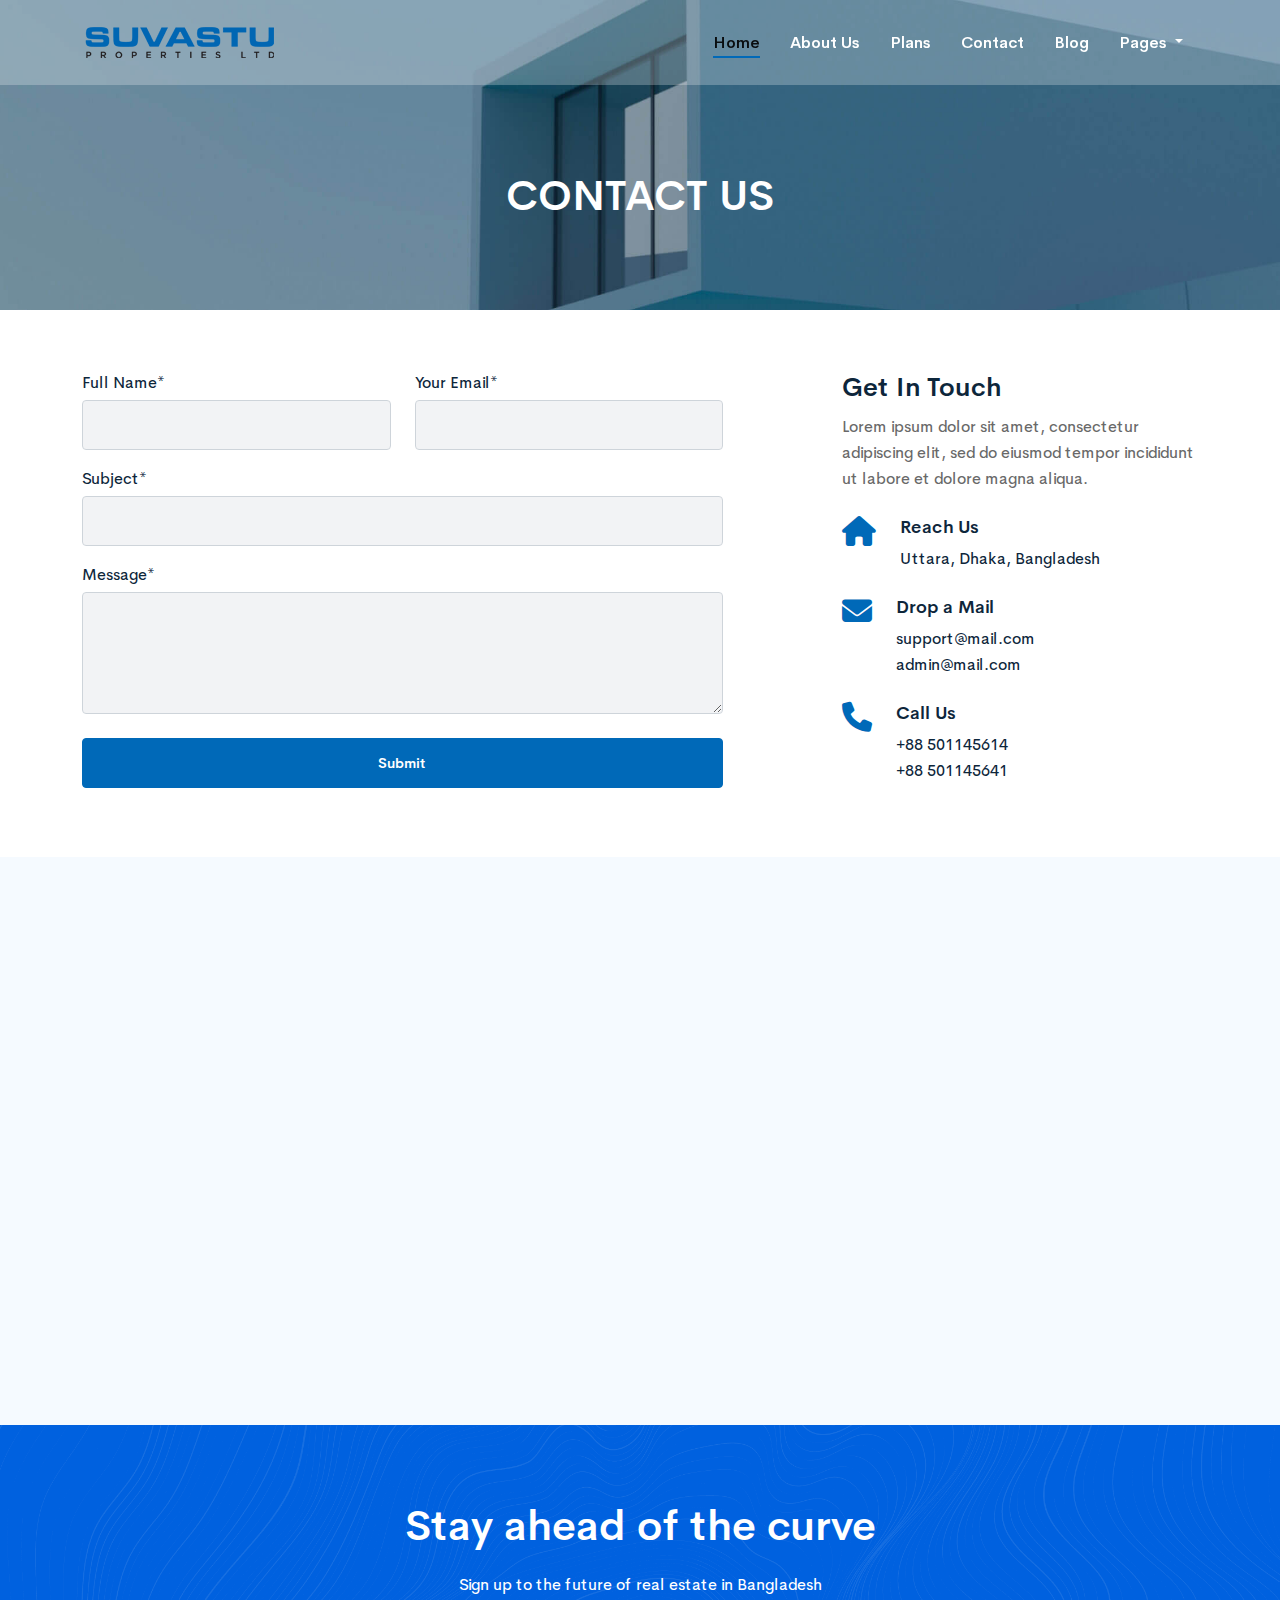
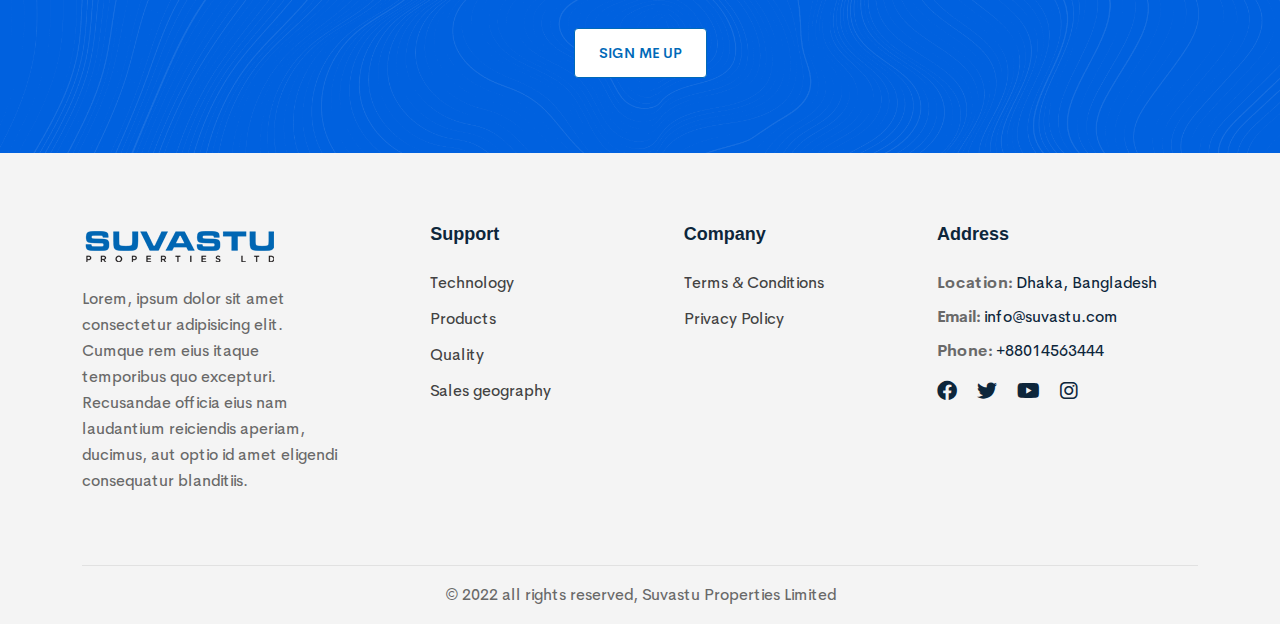
<file: contact.html>
<!doctype html>
<html class="no-js" lang="">
<head>
    <meta charset="utf-8">
    <meta http-equiv="x-ua-compatible" content="ie=edge">
    <title>Contact | Suvastu</title>
    <meta name="description" content="">
    <meta name="viewport" content="width=device-width, initial-scale=1">

    <!-- favicon -->
    <link rel="shortcut icon" type="image/x-icon" href="">

    <!-- CSS here -->

    <!-- Font-awesome CSS -->
    <link rel="stylesheet" href="./assets/css/font-awesome-6.2.css">
    <!-- bootstrap css -->
    <link rel="stylesheet" href="./assets/plugins/bootstrap-5.2.0/css/bootstrap.min.css">
    <!-- owl carousel -->
    <link rel="stylesheet" href="./assets/plugins/owl-carousel/owl.carousel.min.css">
    <link rel="stylesheet" href="./assets/plugins/owl-carousel/owl.theme.default.css">
    <!-- magnific popup -->
    <link rel="stylesheet" href="./assets/plugins/magnific-popup/magnific-popup.css">
    <!-- Utilities CSS -->
    <link rel="stylesheet" href="./assets/css/utilities.css">
    <!-- Common CSS -->
    <link rel="stylesheet" href="./assets/css/common.css">
    <!-- Style CSS -->
    <link rel="stylesheet" href="./assets/css/style.css">
    <!-- Responsive CSS -->
    <link rel="stylesheet" href="./assets/css/responsive.css">

</head>
<body>
    <!--==================== Header Start ====================-->
    <header class="fixed-top">
      <div class="container">
        <nav class="navbar navbar-expand-lg">
          <a class="navbar-brand" href="./index.html">
            <img src="./assets/images/logo-blue.png" alt="" class="site-logo img-fluid">
          </a>
          <button class="navbar-toggler" type="button" data-bs-toggle="offcanvas" data-bs-target="#offcanvasNavbar" aria-controls="offcanvasNavbar">
            <span class="navbar-toggler-icon"></span>
          </button>
          <div class="offcanvas offcanvas-end" tabindex="-1" id="offcanvasNavbar" aria-labelledby="offcanvasNavbarLabel">
            <div class="offcanvas-header">
              <a href="#" class="offcanvas-title" id="offcanvasNavbarLabel">
                <img src="./assets/images/logo-blue.png" alt="" class="site-logo img-fluid">
              </a>
              <button type="button" class="btn-close" data-bs-dismiss="offcanvas" aria-label="Close"></button>
            </div>
            <div class="offcanvas-body align-items-center">
              <ul class="navbar-nav justify-content-end flex-grow-1">
                <li class="nav-item">
                  <a class="nav-link active" href="./index.html">Home</a>
                </li>
                <li class="nav-item">
                  <a class="nav-link" href="./about-us.html">About Us</a>
                </li>
                <li class="nav-item">
                  <a class="nav-link" href="./plans.html">Plans</a>
                </li>
                <li class="nav-item">
                  <a class="nav-link" href="./contact.html">Contact</a>
                </li>
                <li class="nav-item">
                  <a class="nav-link" href="./blog.html">Blog</a>
                </li>
                <li class="nav-item dropdown">
                  <a class="nav-link dropdown-toggle" href="#" role="button" data-bs-toggle="dropdown" aria-expanded="false">
                    Pages
                  </a>
                  <ul class="dropdown-menu">
                    <li><a class="dropdown-item" href="./blog-details.html">Blog Details</a></li>
                    <li><a class="dropdown-item" href="./projects.html">Projects</a></li>
                    <li><a class="dropdown-item" href="./project-details.html">Project Details</a></li>
                  </ul>
                </li>
              </ul>
            </div>
          </div>
        </nav>
      </div>
    </header>
    <!--==================== Header End ====================-->

    <main>
        <!--==================== banner start ====================-->
        <section class="page-banner-area" style="background: url('./assets/images/about/banner-bg.jpg'); background-position: center;
          background-repeat: no-repeat; background-size: cover;">
          <div class="container">
            <div class="row justify-content-center">
              <div class="col-lg-8">
                <h2 class="text-center text-uppercase text-white">Contact Us</h2>
              </div>
            </div>
          </div>
        </section>
        <!--==================== banner end ====================-->

        <!--==================== contact details start ====================-->
        <section class="contact-details-area pt-60 pb-45">
          <div class="container">
            <div class="row justify-content-between">
              <div class="col-md-6 col-lg-7 mb-4">
                <div class="contact-form-box">
                  <form action="">
                    <div class="row">
                      <div class="col-sm-6 mb-3">
                        <label for="name" class="form-label">Full Name*</label>
                        <input type="text" class="form-control" id="name">
                      </div>
                      <div class="col-sm-6 mb-3">
                        <label for="email" class="form-label">Your Email*</label>
                        <input type="email" class="form-control" id="email">
                      </div>
                      <div class="col-12 mb-3">
                        <label for="subject" class="form-label">Subject*</label>
                        <input type="text" class="form-control" id="subject">
                      </div>
                      <div class="col-12 mb-4">
                        <label for="message" class="form-label">Message*</label>
                        <textarea class="form-control" name="message" id="message" rows="4"></textarea>
                      </div>
                      <div class="col-sm-12">
                        <button class="btn w-100">Submit</button>
                      </div>
                    </div>
                  </form>
                </div>
              </div>
              <div class="col-md-6 col-lg-4 mb-4">
                <div class="contact-info-box">
                  <h4>Get In Touch</h4>
                  <p>
                    Lorem ipsum dolor sit amet, consectetur adipiscing elit, sed do eiusmod tempor incididunt ut labore et dolore magna aliqua.
                  </p>
                  <div class="ci-item d-flex mt-4">
                    <div class="icon-box">
                      <i class="fa-solid fa-house text-blue"></i>
                    </div>
                    <div class="detail-box ps-4">
                      <h5>Reach Us</h5>
                      <a href="#">
                        Uttara, Dhaka, Bangladesh
                      </a>
                    </div>
                  </div>
                  <div class="ci-item d-flex mt-4">
                    <div class="icon-box">
                      <i class="fa-solid fa-envelope text-blue"></i>
                    </div>
                    <div class="detail-box ps-4">
                      <h5>Drop a Mail</h5>
                      <a href="#">
                        support@mail.com
                      </a>
                      <br>
                      <a href="#">
                        admin@mail.com
                      </a>
                    </div>
                  </div>
                  <div class="ci-item d-flex mt-4">
                    <div class="icon-box">
                      <i class="fa-solid fa-phone text-blue"></i>
                    </div>
                    <div class="detail-box ps-4">
                      <h5>Call Us</h5>
                      <a href="#">
                        +88 501145614
                      </a>
                      <br>
                      <a href="#">
                        +88 501145641
                      </a>
                    </div>
                  </div>
                </div>
              </div>
            </div>
          </div>
        </section>
        <!--==================== contact details end ====================-->

        <!--==================== map start ====================-->
        <section class="contact-map-area pt-60 pb-60">
          <div class="container">
            <div class="row justify-content-center">
              <div class="col-md-12">
                <iframe src="https://www.google.com/maps/embed?pb=!1m18!1m12!1m3!1d3648.536362046876!2d90.37911416543294!3d23.87059209008994!2m3!1f0!2f0!3f0!3m2!1i1024!2i768!4f13.1!3m3!1m2!1s0x3755c40f82bd8f7b%3A0x8c888da8fc05ec94!2sSector%2012%2C%20Dhaka%201230!5e0!3m2!1sen!2sbd!4v1661941072224!5m2!1sen!2sbd" height="440" style="border:0;" allowfullscreen="" loading="lazy" referrerpolicy="no-referrer-when-downgrade"></iframe>
              </div>
            </div>
          </div>
        </section>
        <!--==================== map end ====================-->


    </main>

    <!--==================== footer start ====================-->
    <footer>
      <!-- footer top -->
      <div class="footer-top-area pt-75 pb-75">
        <div class="container">
          <div class="row justify-content-center">
            <div class="col-md-6">
              <div class="signup-box text-center">
                <h2 class="heading text-white mb-20">Stay ahead of the curve</h2>
                <p class="text-white mb-30">
                  Sign up to the future of real estate in Bangladesh
                </p>
                <p>
                  <a href="#" class="btn btn-white text-uppercase">sign me up</a>
                </p>
              </div>
            </div>
          </div>
        </div>
      </div>

      <!-- footer middle -->
      <div class="footer-middle-area bg-light-ash pt-70 pb-55">
        <div class="container">
          <div class="row justify-content-between">
            <div class="col-12 col-lg-3 mb-3">
              <div class="company-info-box">
                <div class="site-logo mb-3">
                  <img src="./assets/images/logo-blue.png" alt="" class="img-fluid">
                </div>
                <p>
                  Lorem, ipsum dolor sit amet consectetur adipisicing elit. Cumque rem eius itaque temporibus quo excepturi. Recusandae officia eius nam laudantium reiciendis aperiam, ducimus, aut optio id amet eligendi consequatur blanditiis.
                </p>
              </div>
            </div>
            <div class="col-6 col-lg-2 mb-3">
              <div class="links-box">
                <h5 class="heading mb-25">Support</h5>
                <ul>
                  <li class="link-item">
                    <a href="#">Technology</a>
                  </li>
                  <li class="link-item">
                    <a href="#">Products</a>
                  </li>
                  <li class="link-item">
                    <a href="#">Quality</a>
                  </li>
                  <li class="link-item">
                    <a href="#">Sales geography</a>
                  </li>
                </ul>
              </div>
            </div>
            <div class="col-6 col-lg-2 mb-3">
              <div class="links-box">
                <h5 class="heading mb-25">Company</h5>
                <ul>
                  <li class="link-item">
                    <a href="./terms-conditions.html">Terms & Conditions</a>
                  </li>
                  <li class="link-item">
                    <a href="./privacy-policy.html">Privacy Policy</a>
                  </li>
                </ul>
              </div>
            </div>
            <div class="col-12 col-lg-3 mb-3">
              <div class="address-box">
                <h5 class="heading mb-25">Address</h5>
                <ul>
                  <li class="mb-2">
                    <p>
                      <b>Location:</b>
                      <a href="#">Dhaka, Bangladesh</a>
                    </p>
                  </li>
                  <li class="mb-2">
                    <p>
                      <b>Email:</b>
                      <a href="mailto: abc@mail.com">info@suvastu.com</a>
                    </p>
                  </li>
                  <li class="mb-2">
                    <p>
                      <b>Phone:</b>
                      <a href="phone: 3243435">+88014563444</a>
                    </p>
                  </li>
                </ul>
              </div>
              <div class="social-icons-area mt-3">
                <ul class="d-flex">
                    <li>
                        <a href="#"><i class="fab fa-facebook"></i></a>
                    </li>
                    <li>
                        <a href="#"><i class="fa-brands fa-twitter"></i></a>
                    </li>
                    <li>
                        <a href="#"><i class="fa-brands fa-youtube"></i></a>
                    </li>
                    <li>
                        <a href="#"><i class="fa-brands fa-instagram"></i></a>
                    </li>
                </ul>
              </div>
            </div>
          </div>
        </div>
      </div>

      <!-- footer bottom -->
      <div class="footer-bottom-area bg-light-ash">
        <div class="container">
          <div class="row">
            <div class="col-12">
              <p class="copyright-text text-center">
                &copy; 2022 all rights reserved, Suvastu Properties Limited
              </p>
            </div>
          </div>
        </div>
      </div>
    </footer>
    <!--==================== footer end ====================-->


    <!-- JS here -->
    <script src="./assets/js/modernizr-3.5.0.min.js"></script>
    <script src="./assets/js/jquery-3.2.1.min.js"></script>
    <script src="./assets/plugins/bootstrap-5.2.0/js/bootstrap.bundle.min.js"></script>
    <script src="./assets/plugins/owl-carousel/owl.carousel.min.js"></script>
    <script src="./assets/plugins/magnific-popup/magnific-popup.js"></script>
    <!-- counter up -->
    <script src="./assets/js/waypoints.js"></script>
    <script src="./assets/js/counterup.js"></script>
    <script src="./assets/js/all.js"></script>
</body>
</html>
</file>
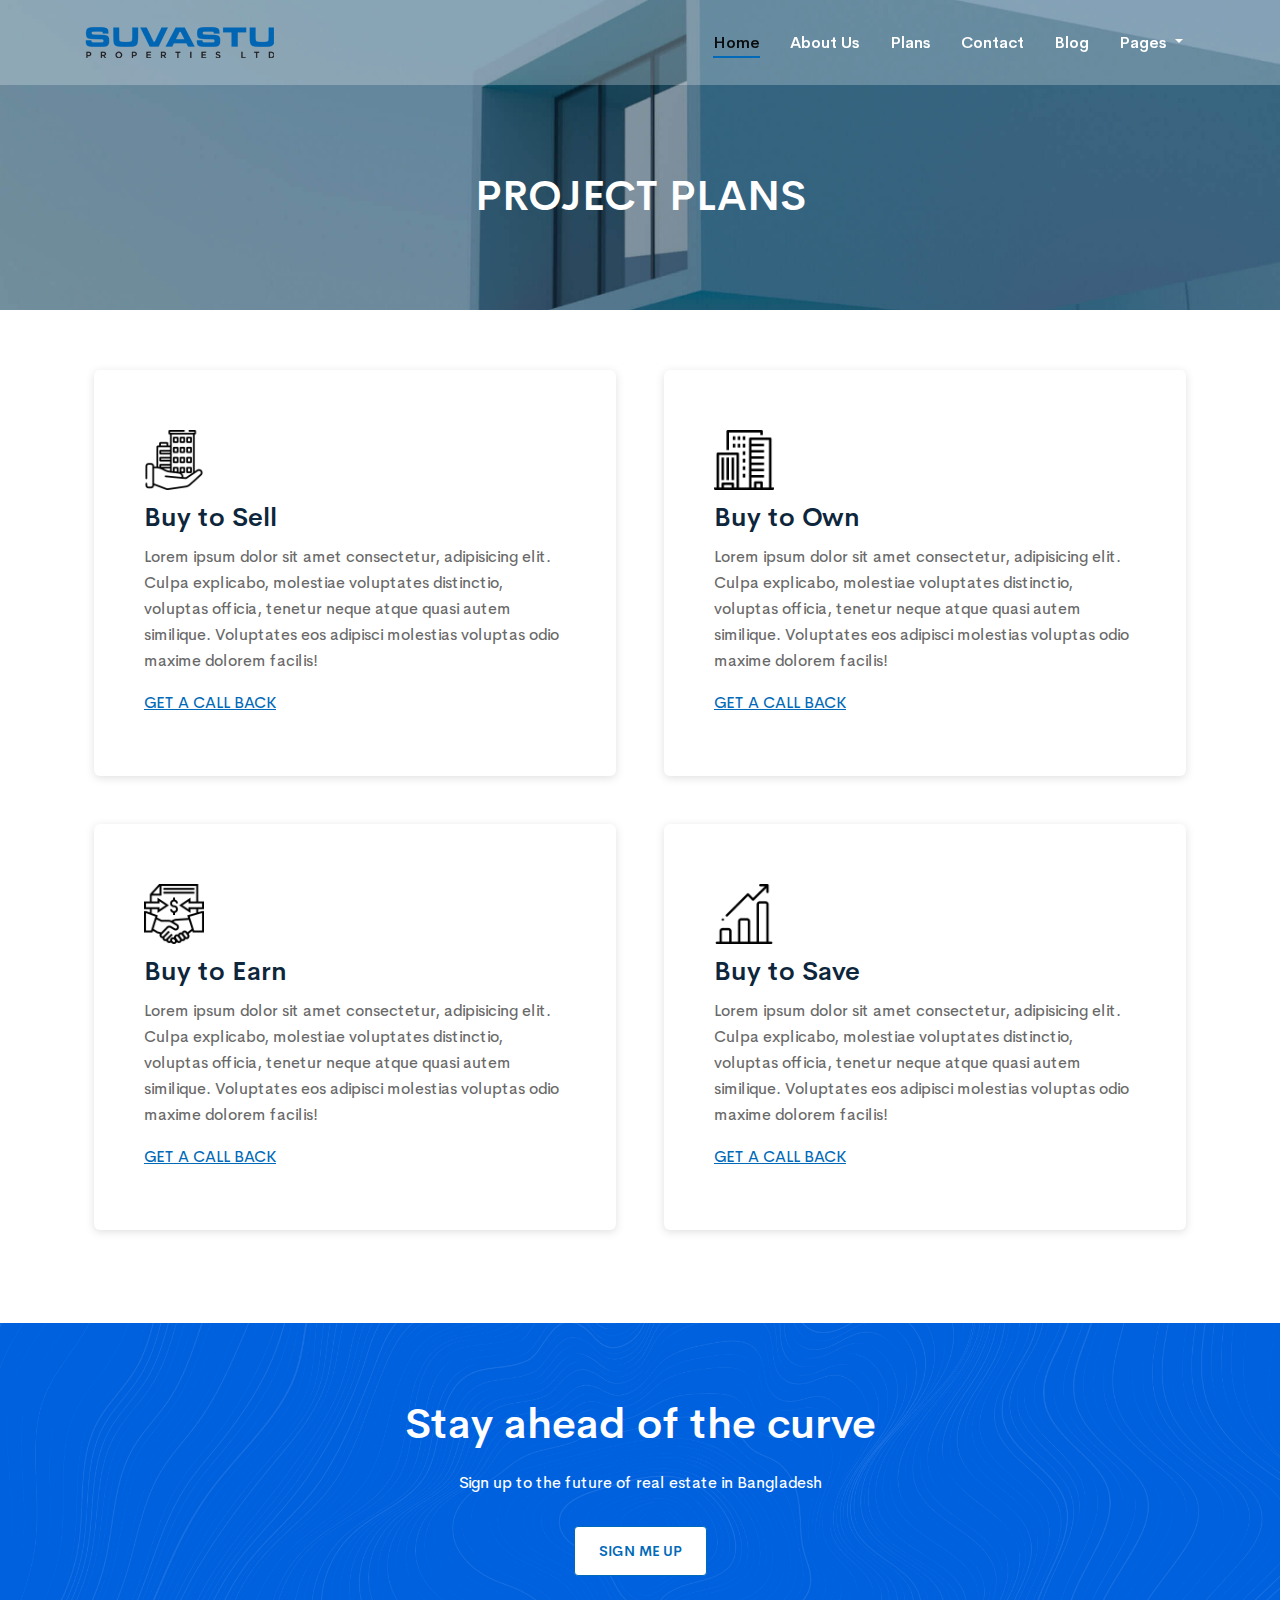
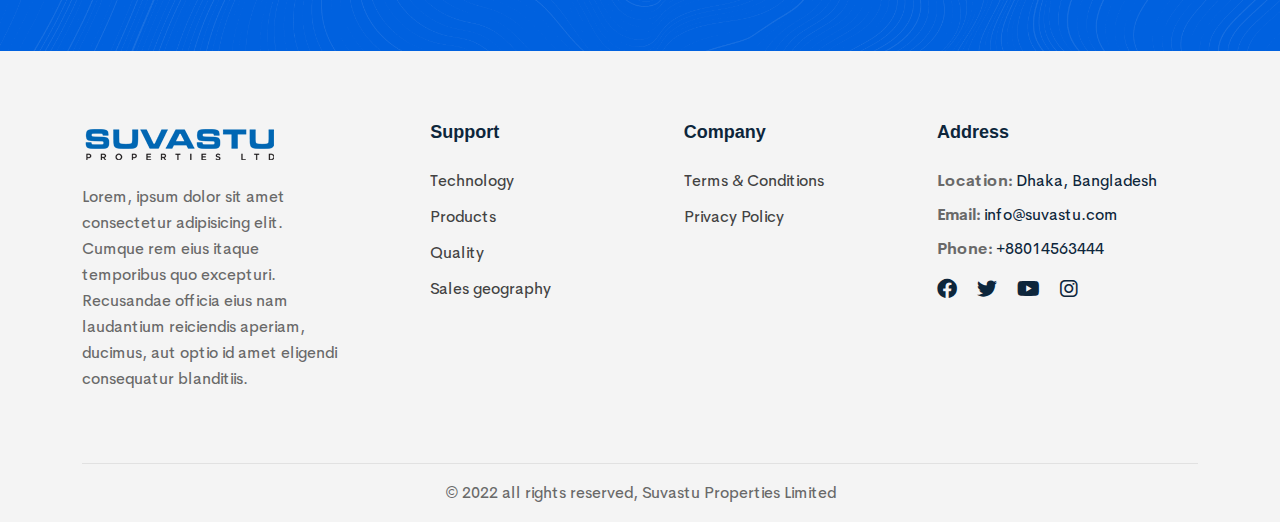
<file: plans.html>
<!doctype html>
<html class="no-js" lang="">
<head>
    <meta charset="utf-8">
    <meta http-equiv="x-ua-compatible" content="ie=edge">
    <title>Plans | Suvastu</title>
    <meta name="description" content="">
    <meta name="viewport" content="width=device-width, initial-scale=1">

    <!-- favicon -->
    <link rel="shortcut icon" type="image/x-icon" href="">

    <!-- CSS here -->

    <!-- Font-awesome CSS -->
    <link rel="stylesheet" href="./assets/css/font-awesome-6.2.css">
    <!-- bootstrap css -->
    <link rel="stylesheet" href="./assets/plugins/bootstrap-5.2.0/css/bootstrap.min.css">
    <!-- owl carousel -->
    <link rel="stylesheet" href="./assets/plugins/owl-carousel/owl.carousel.min.css">
    <link rel="stylesheet" href="./assets/plugins/owl-carousel/owl.theme.default.css">
    <!-- magnific popup -->
    <link rel="stylesheet" href="./assets/plugins/magnific-popup/magnific-popup.css">
    <!-- Utilities CSS -->
    <link rel="stylesheet" href="./assets/css/utilities.css">
    <!-- Common CSS -->
    <link rel="stylesheet" href="./assets/css/common.css">
    <!-- Style CSS -->
    <link rel="stylesheet" href="./assets/css/style.css">
    <!-- Responsive CSS -->
    <link rel="stylesheet" href="./assets/css/responsive.css">

</head>
<body>
    <!--==================== Header Start ====================-->
    <header class="fixed-top">
      <div class="container">
        <nav class="navbar navbar-expand-lg">
          <a class="navbar-brand" href="./index.html">
            <img src="./assets/images/logo-blue.png" alt="" class="site-logo img-fluid">
          </a>
          <button class="navbar-toggler" type="button" data-bs-toggle="offcanvas" data-bs-target="#offcanvasNavbar" aria-controls="offcanvasNavbar">
            <span class="navbar-toggler-icon"></span>
          </button>
          <div class="offcanvas offcanvas-end" tabindex="-1" id="offcanvasNavbar" aria-labelledby="offcanvasNavbarLabel">
            <div class="offcanvas-header">
              <a href="#" class="offcanvas-title" id="offcanvasNavbarLabel">
                <img src="./assets/images/logo-blue.png" alt="" class="site-logo img-fluid">
              </a>
              <button type="button" class="btn-close" data-bs-dismiss="offcanvas" aria-label="Close"></button>
            </div>
            <div class="offcanvas-body align-items-center">
              <ul class="navbar-nav justify-content-end flex-grow-1">
                <li class="nav-item">
                  <a class="nav-link active" href="./index.html">Home</a>
                </li>
                <li class="nav-item">
                  <a class="nav-link" href="./about-us.html">About Us</a>
                </li>
                <li class="nav-item">
                  <a class="nav-link" href="./plans.html">Plans</a>
                </li>
                <li class="nav-item">
                  <a class="nav-link" href="./contact.html">Contact</a>
                </li>
                <li class="nav-item">
                  <a class="nav-link" href="./blog.html">Blog</a>
                </li>
                <li class="nav-item dropdown">
                  <a class="nav-link dropdown-toggle" href="#" role="button" data-bs-toggle="dropdown" aria-expanded="false">
                    Pages
                  </a>
                  <ul class="dropdown-menu">
                    <li><a class="dropdown-item" href="./blog-details.html">Blog Details</a></li>
                    <li><a class="dropdown-item" href="./projects.html">Projects</a></li>
                    <li><a class="dropdown-item" href="./project-details.html">Project Details</a></li>
                  </ul>
                </li>
              </ul>
            </div>
          </div>
        </nav>
      </div>
    </header>
    <!--==================== Header End ====================-->

    <main>
        <!--==================== banner start ====================-->
        <section class="page-banner-area" style="background: url('./assets/images/about/banner-bg.jpg'); background-position: center;
          background-repeat: no-repeat; background-size: cover;">
          <div class="container">
            <div class="row justify-content-center">
              <div class="col-lg-8">
                <h2 class="text-center text-uppercase text-white">Project Plans</h2>
              </div>
            </div>
          </div>
        </section>
        <!--==================== banner end ====================-->

        <!--==================== project plans start ====================-->
        <section class="features-area pt-60 pb-45">
          <div class="container">
            <div class="row">
              <div class="col-md-12 col-lg-6 mb-4 mb-md-5 px-xl-4">
                <div class="feature-box h-100 rounded">
                  <img src="./assets/images/Icons/building-2.png" alt="" class="img-fluid mb-10">
                  <h4 class="feature-heading mb-2">Buy to Sell</h4>
                  <p>
                    Lorem ipsum dolor sit amet consectetur, adipisicing elit. Culpa explicabo, molestiae voluptates distinctio, voluptas officia, tenetur neque atque quasi autem similique. Voluptates eos adipisci molestias voluptas odio maxime dolorem facilis!
                  </p>
                  <p class="mt-3">
                    <a href="#" class="text-uppercase text-blue text-decoration-underline">Get a call back</a>
                  </p>
                </div>
              </div>
              <div class="col-md-12 col-lg-6 mb-4 mb-md-5 px-xl-4">
                <div class="feature-box h-100 rounded">
                  <img src="./assets/images/Icons/skyline.png" alt="" class="img-fluid mb-10">
                  <h4 class="feature-heading mb-2">Buy to Own</h4>
                  <p>
                    Lorem ipsum dolor sit amet consectetur, adipisicing elit. Culpa explicabo, molestiae voluptates distinctio, voluptas officia, tenetur neque atque quasi autem similique. Voluptates eos adipisci molestias voluptas odio maxime dolorem facilis!
                  </p>
                  <p class="mt-3">
                    <a href="#" class="text-uppercase text-blue text-decoration-underline">Get a call back</a>
                  </p>
                </div>
              </div>
              <div class="col-md-12 col-lg-6 mb-4 mb-md-5 px-xl-4">
                <div class="feature-box h-100 rounded">
                  <img src="./assets/images/Icons/agreement.png" alt="" class="img-fluid mb-10">
                  <h4 class="feature-heading mb-2">Buy to Earn</h4>
                  <p>
                    Lorem ipsum dolor sit amet consectetur, adipisicing elit. Culpa explicabo, molestiae voluptates distinctio, voluptas officia, tenetur neque atque quasi autem similique. Voluptates eos adipisci molestias voluptas odio maxime dolorem facilis!
                  </p>
                  <p class="mt-3">
                    <a href="#" class="text-uppercase text-blue text-decoration-underline">Get a call back</a>
                  </p>
                </div>
              </div>
              <div class="col-md-12 col-lg-6 mb-4 mb-md-5 px-xl-4">
                <div class="feature-box h-100 rounded">
                  <img src="./assets/images/Icons//bar-chart.png" alt="" class="img-fluid mb-10">
                  <h4 class="feature-heading mb-2">Buy to Save</h4>
                  <p>
                    Lorem ipsum dolor sit amet consectetur, adipisicing elit. Culpa explicabo, molestiae voluptates distinctio, voluptas officia, tenetur neque atque quasi autem similique. Voluptates eos adipisci molestias voluptas odio maxime dolorem facilis!
                  </p>
                  <p class="mt-3">
                    <a href="#" class="text-uppercase text-blue text-decoration-underline">Get a call back</a>
                  </p>
                </div>
              </div>
            </div>
          </div>
        </section>
        <!--==================== project plans end ====================-->


    </main>

    <!--==================== footer start ====================-->
    <footer>
      <!-- footer top -->
      <div class="footer-top-area pt-75 pb-75">
        <div class="container">
          <div class="row justify-content-center">
            <div class="col-md-6">
              <div class="signup-box text-center">
                <h2 class="heading text-white mb-20">Stay ahead of the curve</h2>
                <p class="text-white mb-30">
                  Sign up to the future of real estate in Bangladesh
                </p>
                <p>
                  <a href="#" class="btn btn-white text-uppercase">sign me up</a>
                </p>
              </div>
            </div>
          </div>
        </div>
      </div>

      <!-- footer middle -->
      <div class="footer-middle-area bg-light-ash pt-70 pb-55">
        <div class="container">
          <div class="row justify-content-between">
            <div class="col-12 col-lg-3 mb-3">
              <div class="company-info-box">
                <div class="site-logo mb-3">
                  <img src="./assets/images/logo-blue.png" alt="" class="img-fluid">
                </div>
                <p>
                  Lorem, ipsum dolor sit amet consectetur adipisicing elit. Cumque rem eius itaque temporibus quo excepturi. Recusandae officia eius nam laudantium reiciendis aperiam, ducimus, aut optio id amet eligendi consequatur blanditiis.
                </p>
              </div>
            </div>
            <div class="col-6 col-lg-2 mb-3">
              <div class="links-box">
                <h5 class="heading mb-25">Support</h5>
                <ul>
                  <li class="link-item">
                    <a href="#">Technology</a>
                  </li>
                  <li class="link-item">
                    <a href="#">Products</a>
                  </li>
                  <li class="link-item">
                    <a href="#">Quality</a>
                  </li>
                  <li class="link-item">
                    <a href="#">Sales geography</a>
                  </li>
                </ul>
              </div>
            </div>
            <div class="col-6 col-lg-2 mb-3">
              <div class="links-box">
                <h5 class="heading mb-25">Company</h5>
                <ul>
                  <li class="link-item">
                    <a href="./terms-conditions.html">Terms & Conditions</a>
                  </li>
                  <li class="link-item">
                    <a href="./privacy-policy.html">Privacy Policy</a>
                  </li>
                </ul>
              </div>
            </div>
            <div class="col-12 col-lg-3 mb-3">
              <div class="address-box">
                <h5 class="heading mb-25">Address</h5>
                <ul>
                  <li class="mb-2">
                    <p>
                      <b>Location:</b>
                      <a href="#">Dhaka, Bangladesh</a>
                    </p>
                  </li>
                  <li class="mb-2">
                    <p>
                      <b>Email:</b>
                      <a href="mailto: abc@mail.com">info@suvastu.com</a>
                    </p>
                  </li>
                  <li class="mb-2">
                    <p>
                      <b>Phone:</b>
                      <a href="phone: 3243435">+88014563444</a>
                    </p>
                  </li>
                </ul>
              </div>
              <div class="social-icons-area mt-3">
                <ul class="d-flex">
                    <li>
                        <a href="#"><i class="fab fa-facebook"></i></a>
                    </li>
                    <li>
                        <a href="#"><i class="fa-brands fa-twitter"></i></a>
                    </li>
                    <li>
                        <a href="#"><i class="fa-brands fa-youtube"></i></a>
                    </li>
                    <li>
                        <a href="#"><i class="fa-brands fa-instagram"></i></a>
                    </li>
                </ul>
              </div>
            </div>
          </div>
        </div>
      </div>

      <!-- footer bottom -->
      <div class="footer-bottom-area bg-light-ash">
        <div class="container">
          <div class="row">
            <div class="col-12">
              <p class="copyright-text text-center">
                &copy; 2022 all rights reserved, Suvastu Properties Limited
              </p>
            </div>
          </div>
        </div>
      </div>
    </footer>
    <!--==================== footer end ====================-->


    <!-- JS here -->
    <script src="./assets/js/modernizr-3.5.0.min.js"></script>
    <script src="./assets/js/jquery-3.2.1.min.js"></script>
    <script src="./assets/plugins/bootstrap-5.2.0/js/bootstrap.bundle.min.js"></script>
    <script src="./assets/plugins/owl-carousel/owl.carousel.min.js"></script>
    <script src="./assets/plugins/magnific-popup/magnific-popup.js"></script>
    <!-- counter up -->
    <script src="./assets/js/waypoints.js"></script>
    <script src="./assets/js/counterup.js"></script>
    <script src="./assets/js/all.js"></script>
</body>
</html>
</file>
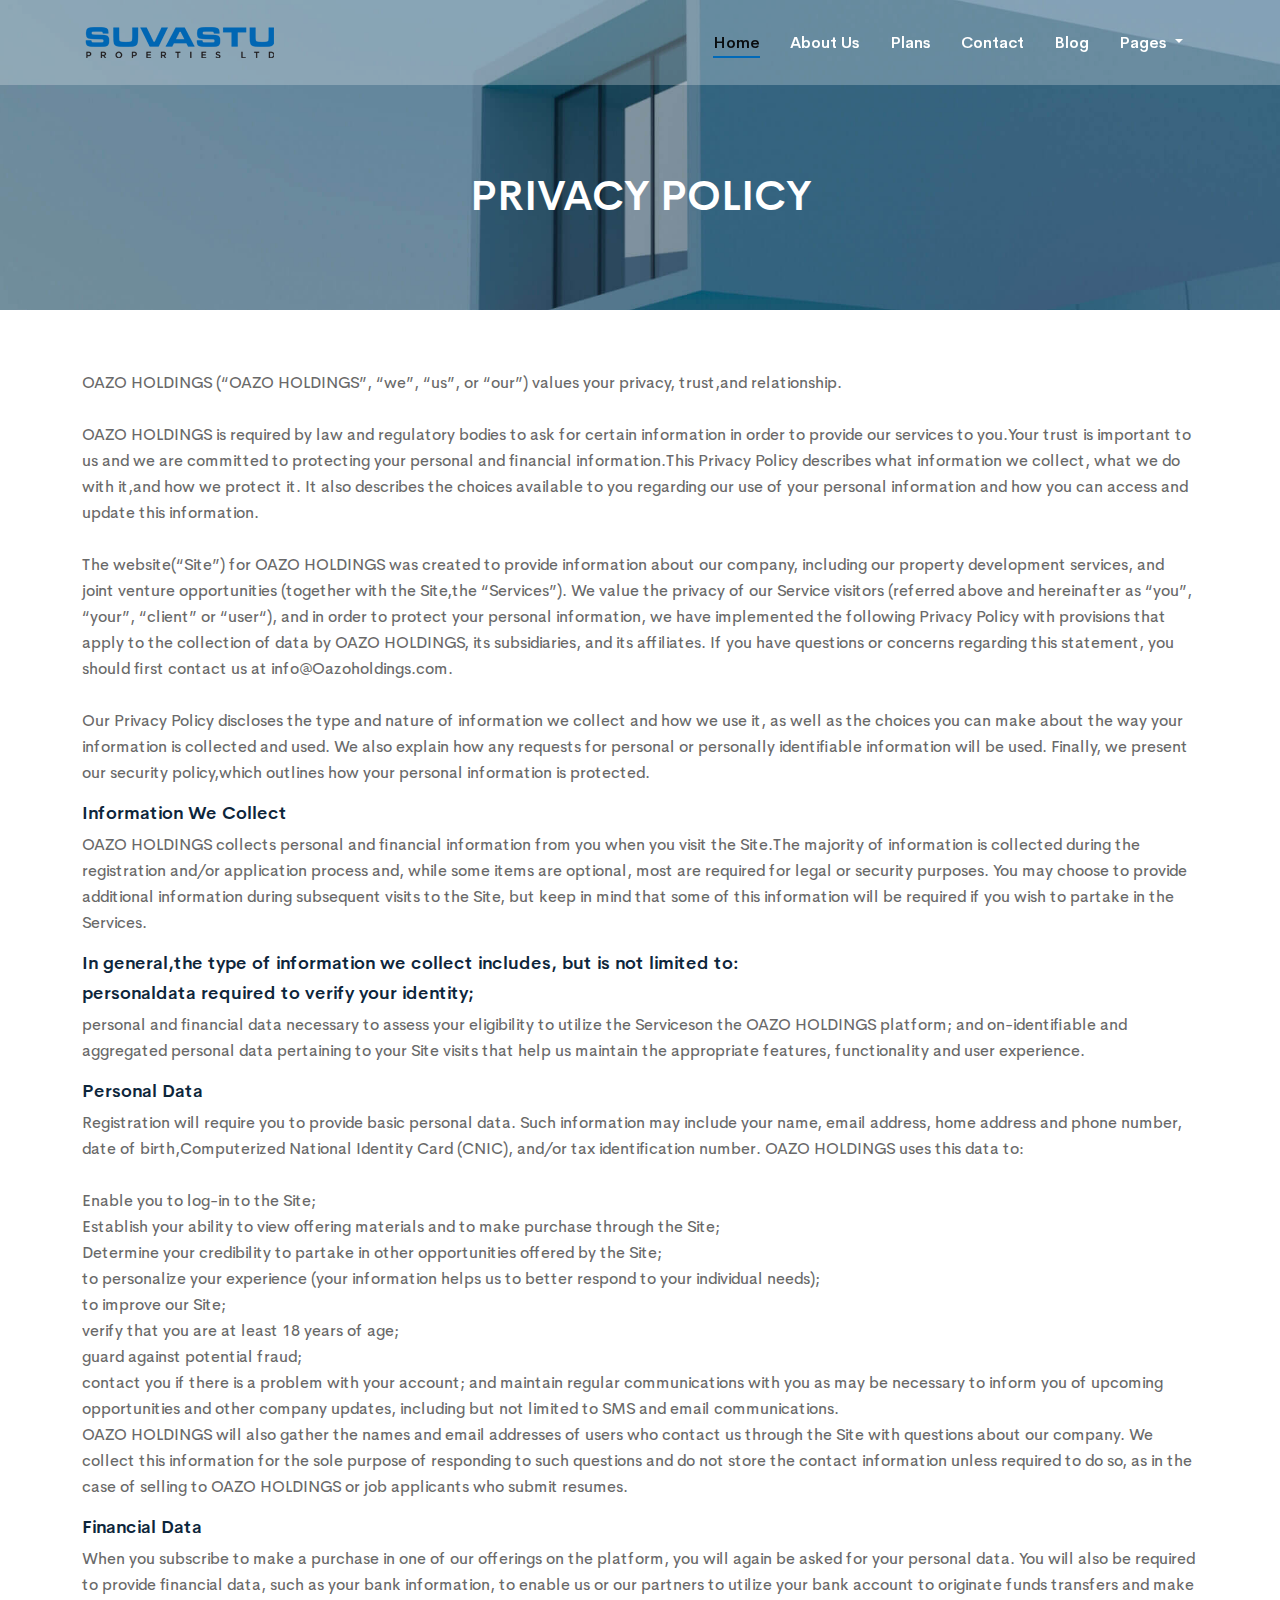
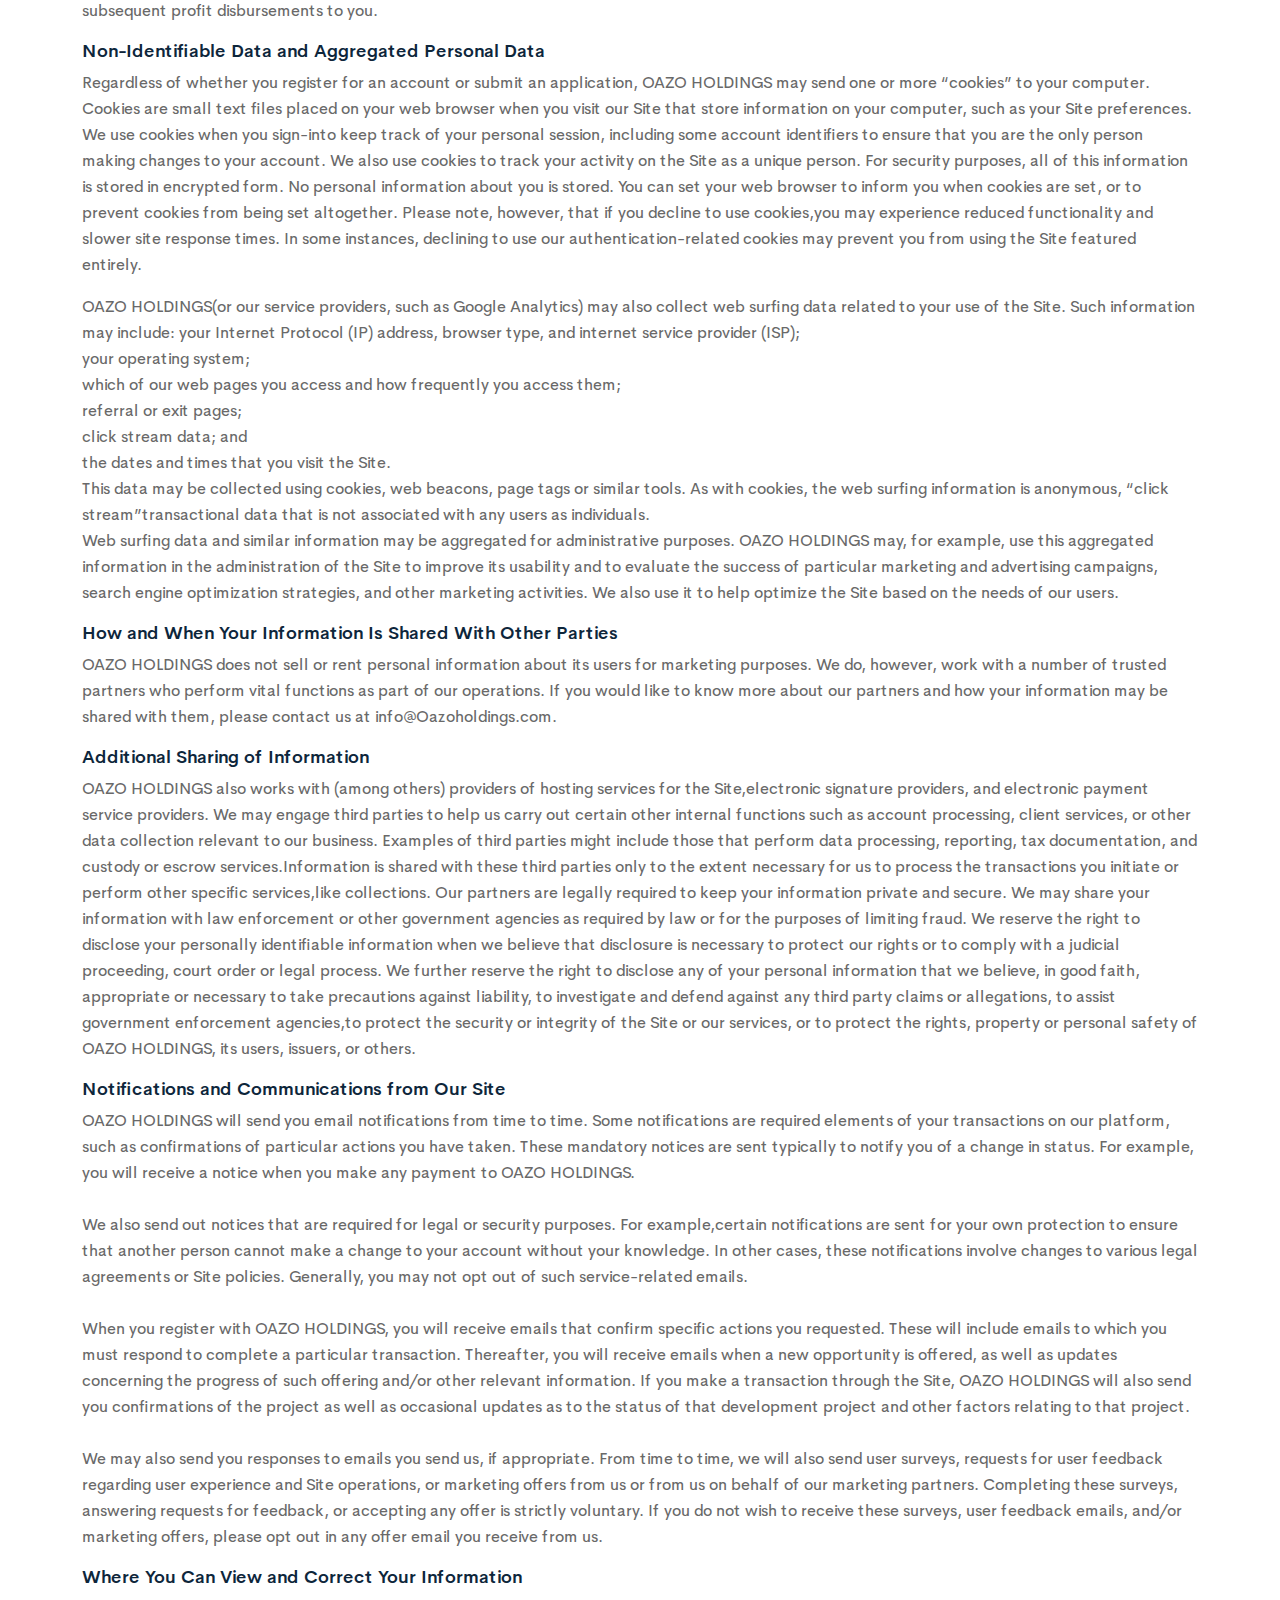
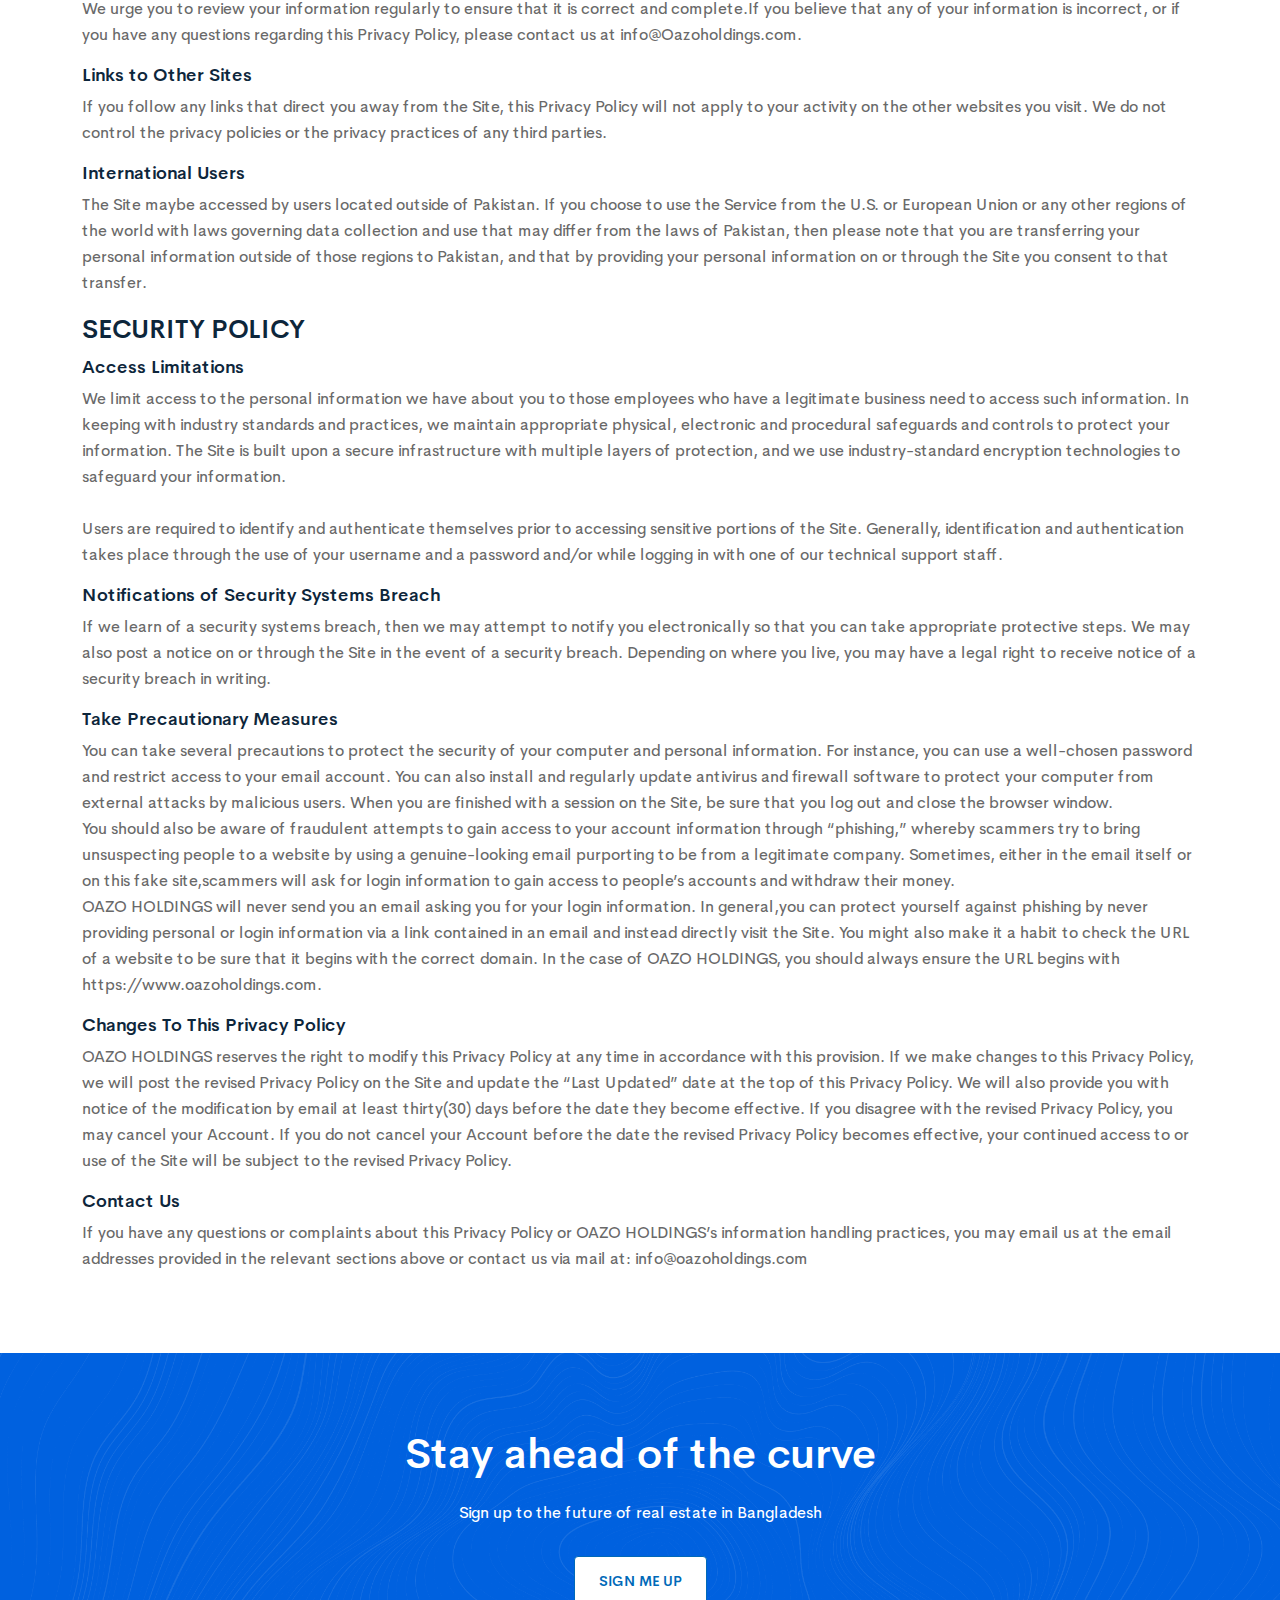
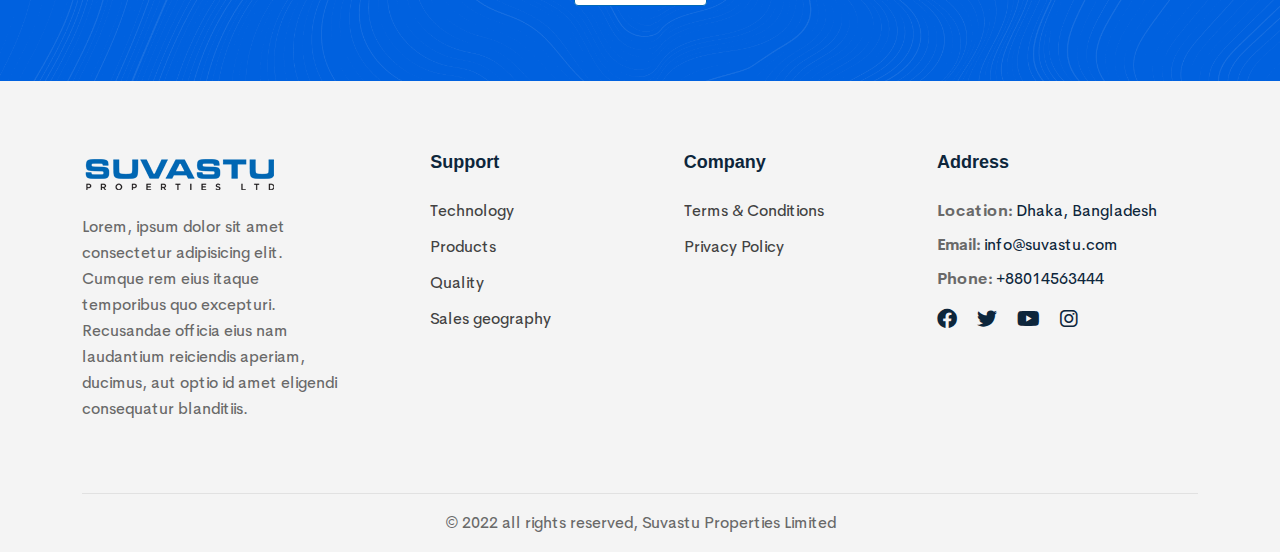
<file: privacy-policy.html>
<!doctype html>
<html class="no-js" lang="">
<head>
    <meta charset="utf-8">
    <meta http-equiv="x-ua-compatible" content="ie=edge">
    <title>Privacy Policy | Suvastu</title>
    <meta name="description" content="">
    <meta name="viewport" content="width=device-width, initial-scale=1">

    <!-- favicon -->
    <link rel="shortcut icon" type="image/x-icon" href="">

    <!-- CSS here -->

    <!-- Font-awesome CSS -->
    <link rel="stylesheet" href="./assets/css/font-awesome-6.2.css">
    <!-- bootstrap css -->
    <link rel="stylesheet" href="./assets/plugins/bootstrap-5.2.0/css/bootstrap.min.css">
    <!-- owl carousel -->
    <link rel="stylesheet" href="./assets/plugins/owl-carousel/owl.carousel.min.css">
    <link rel="stylesheet" href="./assets/plugins/owl-carousel/owl.theme.default.css">
    <!-- magnific popup -->
    <link rel="stylesheet" href="./assets/plugins/magnific-popup/magnific-popup.css">
    <!-- Utilities CSS -->
    <link rel="stylesheet" href="./assets/css/utilities.css">
    <!-- Common CSS -->
    <link rel="stylesheet" href="./assets/css/common.css">
    <!-- Style CSS -->
    <link rel="stylesheet" href="./assets/css/style.css">
    <!-- Responsive CSS -->
    <link rel="stylesheet" href="./assets/css/responsive.css">

</head>
<body>
    <!--==================== Header Start ====================-->
    <header class="fixed-top">
      <div class="container">
        <nav class="navbar navbar-expand-lg">
          <a class="navbar-brand" href="./index.html">
            <img src="./assets/images/logo-blue.png" alt="" class="site-logo img-fluid">
          </a>
          <button class="navbar-toggler" type="button" data-bs-toggle="offcanvas" data-bs-target="#offcanvasNavbar" aria-controls="offcanvasNavbar">
            <span class="navbar-toggler-icon"></span>
          </button>
          <div class="offcanvas offcanvas-end" tabindex="-1" id="offcanvasNavbar" aria-labelledby="offcanvasNavbarLabel">
            <div class="offcanvas-header">
              <a href="#" class="offcanvas-title" id="offcanvasNavbarLabel">
                <img src="./assets/images/logo-blue.png" alt="" class="site-logo img-fluid">
              </a>
              <button type="button" class="btn-close" data-bs-dismiss="offcanvas" aria-label="Close"></button>
            </div>
            <div class="offcanvas-body align-items-center">
              <ul class="navbar-nav justify-content-end flex-grow-1">
                <li class="nav-item">
                  <a class="nav-link active" href="./index.html">Home</a>
                </li>
                <li class="nav-item">
                  <a class="nav-link" href="./about-us.html">About Us</a>
                </li>
                <li class="nav-item">
                  <a class="nav-link" href="./plans.html">Plans</a>
                </li>
                <li class="nav-item">
                  <a class="nav-link" href="./contact.html">Contact</a>
                </li>
                <li class="nav-item">
                  <a class="nav-link" href="./blog.html">Blog</a>
                </li>
                <li class="nav-item dropdown">
                  <a class="nav-link dropdown-toggle" href="#" role="button" data-bs-toggle="dropdown" aria-expanded="false">
                    Pages
                  </a>
                  <ul class="dropdown-menu">
                    <li><a class="dropdown-item" href="./blog-details.html">Blog Details</a></li>
                    <li><a class="dropdown-item" href="./projects.html">Projects</a></li>
                    <li><a class="dropdown-item" href="./project-details.html">Project Details</a></li>
                  </ul>
                </li>
              </ul>
            </div>
          </div>
        </nav>
      </div>
    </header>
    <!--==================== Header End ====================-->

    <main>
        <!--==================== banner start ====================-->
        <section class="page-banner-area" style="background: url('./assets/images/about/banner-bg.jpg'); background-position: center;
          background-repeat: no-repeat; background-size: cover;">
          <div class="container">
            <div class="row justify-content-center">
              <div class="col-lg-8">
                <h2 class="text-center text-uppercase text-white">Privacy Policy</h2>
              </div>
            </div>
          </div>
        </section>
        <!--==================== banner end ====================-->

        <!--==================== privacy policy start ====================-->
        <section class="our-story terms-privacy pt-60 pb-65">
          <div class="container">
            <div class="story-box">
              <p>
                OAZO HOLDINGS (“OAZO HOLDINGS”, “we”, “us”, or “our”) values your privacy, trust,and relationship.
                <br><br>
                OAZO HOLDINGS is required by law and regulatory bodies to ask for certain information in order to provide our services to you.Your trust is important to us and we are committed to protecting your personal and financial information.This Privacy Policy describes what information we collect, what we do with it,and how we protect it. It also describes the choices available to you regarding our use of your personal information and how you can access and update this information.
                <br><br>
                The website(“Site”) for OAZO HOLDINGS was created to provide information about our company, including our property development services, and joint venture opportunities (together with the Site,the “Services”). We value the privacy of our Service visitors (referred above and hereinafter as “you”, “your”, “client” or “user“), and in order to protect your personal information, we have implemented the following Privacy Policy with provisions that apply to the collection of data by OAZO HOLDINGS, its subsidiaries, and its affiliates. If you have questions or concerns regarding this statement, you should first contact us at info@Oazoholdings.com.
                <br><br>
                Our Privacy Policy discloses the type and nature of information we collect and how we use it, as well as the choices you can make about the way your information is collected and used. We also explain how any requests for personal or personally identifiable information will be used. Finally, we present our security policy,which outlines how your personal information is protected.
                
              </p>

              <h5>Information We Collect</h5>
              <p>
                OAZO HOLDINGS collects personal and financial information from you when you visit the Site.The majority of information is collected during the registration and/or application process and, while some items are optional, most are required for legal or security purposes. You may choose to provide additional information during subsequent visits to the Site, but keep in mind that some of this information will be required if you wish to partake in the Services.
              </p>

              <h5>In general,the type of information we collect includes, but is not limited to:</h5>
              <h5>personaldata required to verify your identity;</h5>
              <p>
                personal and financial data necessary to assess your eligibility to utilize the Serviceson the OAZO HOLDINGS platform; and
                on-identifiable and aggregated personal data pertaining to your Site visits that help us maintain the appropriate features, functionality and user experience.
                
              </p>

              <h5>Personal Data</h5>
              <p>
                Registration will require you to provide basic personal data. Such information may include your name, email address, home address and phone number, date of birth,Computerized National Identity Card (CNIC), and/or tax identification number. OAZO HOLDINGS uses this data to:
                <br><br>
                Enable you to log-in to the Site;
                <br>
                Establish your ability to view offering materials and to make purchase through the Site;
                <br>
                Determine your credibility to partake in other opportunities offered by the Site;
                <br>
                to personalize your experience (your information helps us to better respond to your individual needs);
                <br>
                to improve our Site;
                <br>
                verify that you are at least 18 years of age;
                <br>
                guard against potential fraud;
                <br>
                contact you if there is a problem with your account; and
                maintain regular communications with you as may be necessary to inform you of upcoming opportunities and other company updates, including but not limited to SMS and email communications.
                <br>
                OAZO HOLDINGS will also gather the names and email addresses of users who contact us through the Site with questions about our company. We collect this information for the sole purpose of responding to such questions and do not store the contact information unless required to do so, as in the case of selling to OAZO HOLDINGS or job applicants who submit resumes.
                
              </p>

              <h5>Financial Data</h5>
              <p>
                When you subscribe to make a purchase in one of our offerings on the platform, you will again be asked for your personal data. You will also be required to provide financial data, such as your bank information, to enable us or our partners to utilize your bank account to originate funds transfers and make subsequent profit disbursements to you.
              </p>

              <h5>Non-Identifiable Data and Aggregated Personal Data</h5>
              <p>
                Regardless of whether you register for an account or submit an application, OAZO HOLDINGS may send one or more “cookies” to your computer. Cookies are small text files placed on your web browser when you visit our Site that store information on your computer, such as your Site preferences. We use cookies when you sign-into keep track of your personal session, including some account identifiers to ensure that you are the only person making changes to your account. We also use cookies to track your activity on the Site as a unique person. For security purposes, all of this information is stored in encrypted form. No personal information about you is stored.
                You can set your web browser to inform you when cookies are set, or to prevent cookies from being set altogether. Please note, however, that if you decline to use cookies,you may experience reduced functionality and slower site response times. In some instances, declining to use our authentication-related cookies may prevent you from using the Site featured entirely.
              </p>

              <p>
                OAZO HOLDINGS(or our service providers, such as Google Analytics) may also collect web surfing data related to your use of the Site. Such information may include:

                your Internet Protocol (IP) address, browser type, and internet service provider (ISP);
                <br>
                your operating system;
                <br>
                which of our web pages you access and how frequently you access them;
                <br>
                referral or exit pages;
                <br>
                click stream data; and
                <br>
                the dates and times that you visit the Site.
                <br>
                This data may be collected using cookies, web beacons, page tags or similar tools. As with cookies, the web surfing information is anonymous, “click stream”transactional data that is not associated with any users as individuals.
                <br>
                Web surfing data and similar information may be aggregated for administrative purposes. OAZO HOLDINGS may, for example, use this aggregated information in the administration of the Site to improve its usability and to evaluate the success of particular marketing and advertising campaigns, search engine optimization strategies, and other marketing activities. We also use it to help optimize the Site based on the needs of our users.

              </p>

              <h5>How and When Your Information Is Shared With Other Parties</h5>
              <p>
                OAZO HOLDINGS does not sell or rent personal information about its users for marketing purposes. We do, however, work with a number of trusted partners who perform vital functions as part of our operations. If you would like to know more about our partners and how your information may be shared with them, please contact us at info@Oazoholdings.com.
              </p>

              <h5>Additional Sharing of Information</h5>
              <p>
                OAZO HOLDINGS also works with (among others) providers of hosting services for the Site,electronic signature providers, and electronic payment service providers. We may engage third parties to help us carry out certain other internal functions such as account processing, client services, or other data collection relevant to our business. Examples of third parties might include those that perform data processing, reporting, tax documentation, and custody or escrow services.Information is shared with these third parties only to the extent necessary for us to process the transactions you initiate or perform other specific services,like collections. Our partners are legally required to keep your information private and secure.

                We may share your information with law enforcement or other government agencies as required by law or for the purposes of limiting fraud. We reserve the right to disclose your personally identifiable information when we believe that disclosure is necessary to protect our rights or to comply with a judicial proceeding, court order or legal process. We further reserve the right to disclose any of your personal information that we believe, in good faith, appropriate or necessary to take precautions against liability, to investigate and defend against any third party claims or allegations, to assist government enforcement agencies,to protect the security or integrity of the Site or our services, or to protect the rights, property or personal safety of OAZO HOLDINGS, its users, issuers, or others.
                
              </p>

              <h5>Notifications and Communications from Our Site</h5>
              <p>
                OAZO HOLDINGS will send you email notifications from time to time. Some notifications are required elements of your transactions on our platform, such as confirmations of particular actions you have taken. These mandatory notices are sent typically to notify you of a change in status. For example, you will receive a notice when you make any payment to OAZO HOLDINGS.
                <br><br>
                We also send out notices that are required for legal or security purposes. For example,certain notifications are sent for your own protection to ensure that another person cannot make a change to your account without your knowledge. In other cases, these notifications involve changes to various legal agreements or Site policies. Generally, you may not opt out of such service-related emails.
                <br><br>
                When you register with OAZO HOLDINGS, you will receive emails that confirm specific actions you requested. These will include emails to which you must respond to complete a particular transaction. Thereafter, you will receive emails when a new opportunity is offered, as well as updates concerning the progress of such offering and/or other relevant information. If you make a transaction through the Site, OAZO HOLDINGS will also send you confirmations of the project as well as occasional updates as to the status of that development project and other factors relating to that project.
                <br><br>
                We may also send you responses to emails you send us, if appropriate. From time to time, we will also send user surveys, requests for user feedback regarding user experience and Site operations, or marketing offers from us or from us on behalf of our marketing partners. Completing these surveys, answering requests for feedback, or accepting any offer is strictly voluntary. If you do not wish to receive these surveys, user feedback emails, and/or marketing offers, please opt out in any offer email you receive from us.
                
              </p>

              <h5>Where You Can View and Correct Your Information</h5>
              <p>
                We urge you to review your information regularly to ensure that it is correct and complete.If you believe that any of your information is incorrect, or if you have any questions regarding this Privacy Policy, please contact us at info@Oazoholdings.com.
              </p>

              <h5>Links to Other Sites</h5>
              <p>
                If you follow any links that direct you away from the Site, this Privacy Policy will not apply to your activity on the other websites you visit. We do not control the privacy policies or the privacy practices of any third parties.
              </p>

              <h5>International Users</h5>
              <p>
                The Site maybe accessed by users located outside of Pakistan. If you choose to use the Service from the U.S. or European Union or any other regions of the world with laws governing data collection and use that may differ from the laws of Pakistan, then please note that you are transferring your personal information outside of those regions to Pakistan, and that by providing your personal information on or through the Site you consent to that transfer.
              </p>

              <h4>SECURITY POLICY</h4>
              <h5>Access Limitations</h5>
              <p>
                We limit access to the personal information we have about you to those employees who have a legitimate business need to access such information. In keeping with industry standards and practices, we maintain appropriate physical, electronic and procedural safeguards and controls to protect your information. The Site is built upon a secure infrastructure with multiple layers of protection, and we use industry-standard encryption technologies to safeguard your information.
                <br><br>
                Users are required to identify and authenticate themselves prior to accessing sensitive portions of the Site. Generally, identification and authentication takes place through the use of your username and a password and/or while logging in with one of our technical support staff.
                
              </p>

              <h5>Notifications of Security Systems Breach</h5>
              <p>
                If we learn of a security systems breach, then we may attempt to notify you electronically so that you can take appropriate protective steps. We may also post a notice on or through the Site in the event of a security breach. Depending on where you live, you may have a legal right to receive notice of a security breach in writing.
              </p>

              <h5>Take Precautionary Measures</h5>
              <p>
                You can take several precautions to protect the security of your computer and personal information. For instance, you can use a well-chosen password and restrict access to your email account. You can also install and regularly update antivirus and firewall software to protect your computer from external attacks by malicious users. When you are finished with a session on the Site, be sure that you log out and close the browser window.
                <br>
                You should also be aware of fraudulent attempts to gain access to your account information through “phishing,” whereby scammers try to bring unsuspecting people to a website by using a genuine-looking email purporting to be from a legitimate company. Sometimes, either in the email itself or on this fake site,scammers will ask for login information to gain access to people’s accounts and withdraw their money.
                <br>
                OAZO HOLDINGS will never send you an email asking you for your login information. In general,you can protect yourself against phishing by never providing personal or login information via a link contained in an email and instead directly visit the Site. You might also make it a habit to check the URL of a website to be sure that it begins with the correct domain. In the case of OAZO HOLDINGS, you should always ensure the URL begins with https://www.oazoholdings.com.
              </p>

              <h5>Changes To This Privacy Policy</h5>
              <p>
                OAZO HOLDINGS reserves the right to modify this Privacy Policy at any time in accordance with this provision. If we make changes to this Privacy Policy, we will post the revised Privacy Policy on the Site and update the “Last Updated” date at the top of this Privacy Policy. We will also provide you with notice of the modification by email at least thirty(30) days before the date they become effective. If you disagree with the revised Privacy Policy, you may cancel your Account. If you do not cancel your Account before the date the revised Privacy Policy becomes effective, your continued access to or use of the Site will be subject to the revised Privacy Policy.
              </p>

              <h5>Contact Us</h5>
              <p>
                If you have any questions or complaints about this Privacy Policy or OAZO HOLDINGS’s information handling practices, you may email us at the email addresses provided in the relevant sections above or contact us via mail at: info@oazoholdings.com
              </p>
            </div>
          </div>
        </section>
        <!--==================== privacy policy end ====================-->

    </main>

    <!--==================== footer start ====================-->
    <footer>
      <!-- footer top -->
      <div class="footer-top-area pt-75 pb-75">
        <div class="container">
          <div class="row justify-content-center">
            <div class="col-md-6">
              <div class="signup-box text-center">
                <h2 class="heading text-white mb-20">Stay ahead of the curve</h2>
                <p class="text-white mb-30">
                  Sign up to the future of real estate in Bangladesh
                </p>
                <p>
                  <a href="#" class="btn btn-white text-uppercase">sign me up</a>
                </p>
              </div>
            </div>
          </div>
        </div>
      </div>

      <!-- footer middle -->
      <div class="footer-middle-area bg-light-ash pt-70 pb-55">
        <div class="container">
          <div class="row justify-content-between">
            <div class="col-12 col-lg-3 mb-3">
              <div class="company-info-box">
                <div class="site-logo mb-3">
                  <img src="./assets/images/logo-blue.png" alt="" class="img-fluid">
                </div>
                <p>
                  Lorem, ipsum dolor sit amet consectetur adipisicing elit. Cumque rem eius itaque temporibus quo excepturi. Recusandae officia eius nam laudantium reiciendis aperiam, ducimus, aut optio id amet eligendi consequatur blanditiis.
                </p>
              </div>
            </div>
            <div class="col-6 col-lg-2 mb-3">
              <div class="links-box">
                <h5 class="heading mb-25">Support</h5>
                <ul>
                  <li class="link-item">
                    <a href="#">Technology</a>
                  </li>
                  <li class="link-item">
                    <a href="#">Products</a>
                  </li>
                  <li class="link-item">
                    <a href="#">Quality</a>
                  </li>
                  <li class="link-item">
                    <a href="#">Sales geography</a>
                  </li>
                </ul>
              </div>
            </div>
            <div class="col-6 col-lg-2 mb-3">
              <div class="links-box">
                <h5 class="heading mb-25">Company</h5>
                <ul>
                  <li class="link-item">
                    <a href="./terms-conditions.html">Terms & Conditions</a>
                  </li>
                  <li class="link-item">
                    <a href="./privacy-policy.html">Privacy Policy</a>
                  </li>
                </ul>
              </div>
            </div>
            <div class="col-12 col-lg-3 mb-3">
              <div class="address-box">
                <h5 class="heading mb-25">Address</h5>
                <ul>
                  <li class="mb-2">
                    <p>
                      <b>Location:</b>
                      <a href="#">Dhaka, Bangladesh</a>
                    </p>
                  </li>
                  <li class="mb-2">
                    <p>
                      <b>Email:</b>
                      <a href="mailto: abc@mail.com">info@suvastu.com</a>
                    </p>
                  </li>
                  <li class="mb-2">
                    <p>
                      <b>Phone:</b>
                      <a href="phone: 3243435">+88014563444</a>
                    </p>
                  </li>
                </ul>
              </div>
              <div class="social-icons-area mt-3">
                <ul class="d-flex">
                    <li>
                        <a href="#"><i class="fab fa-facebook"></i></a>
                    </li>
                    <li>
                        <a href="#"><i class="fa-brands fa-twitter"></i></a>
                    </li>
                    <li>
                        <a href="#"><i class="fa-brands fa-youtube"></i></a>
                    </li>
                    <li>
                        <a href="#"><i class="fa-brands fa-instagram"></i></a>
                    </li>
                </ul>
              </div>
            </div>
          </div>
        </div>
      </div>

      <!-- footer bottom -->
      <div class="footer-bottom-area bg-light-ash">
        <div class="container">
          <div class="row">
            <div class="col-12">
              <p class="copyright-text text-center">
                &copy; 2022 all rights reserved, Suvastu Properties Limited
              </p>
            </div>
          </div>
        </div>
      </div>
    </footer>
    <!--==================== footer end ====================-->


    <!-- JS here -->
    <script src="./assets/js/modernizr-3.5.0.min.js"></script>
    <script src="./assets/js/jquery-3.2.1.min.js"></script>
    <script src="./assets/plugins/bootstrap-5.2.0/js/bootstrap.bundle.min.js"></script>
    <script src="./assets/plugins/owl-carousel/owl.carousel.min.js"></script>
    <script src="./assets/plugins/magnific-popup/magnific-popup.js"></script>
    <!-- counter up -->
    <script src="./assets/js/waypoints.js"></script>
    <script src="./assets/js/counterup.js"></script>
    <script src="./assets/js/all.js"></script>
</body>
</html>
</file>
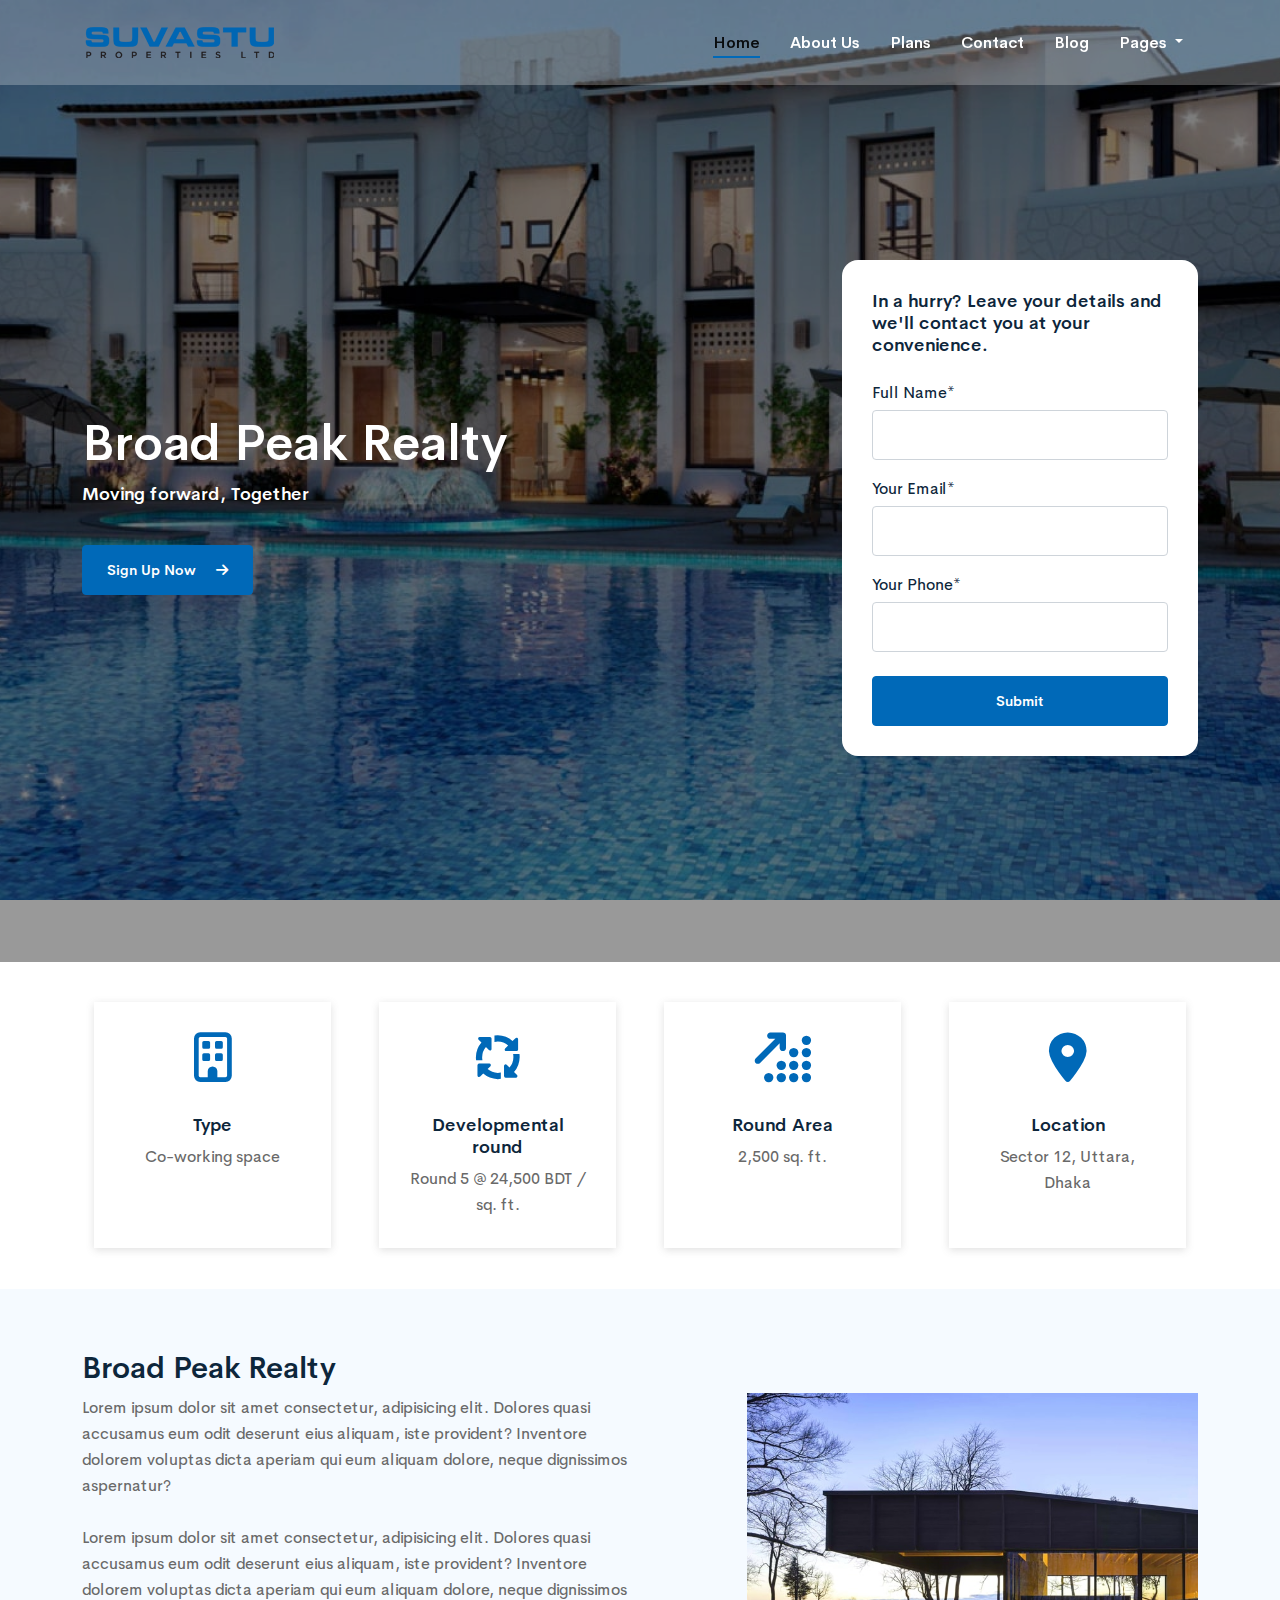
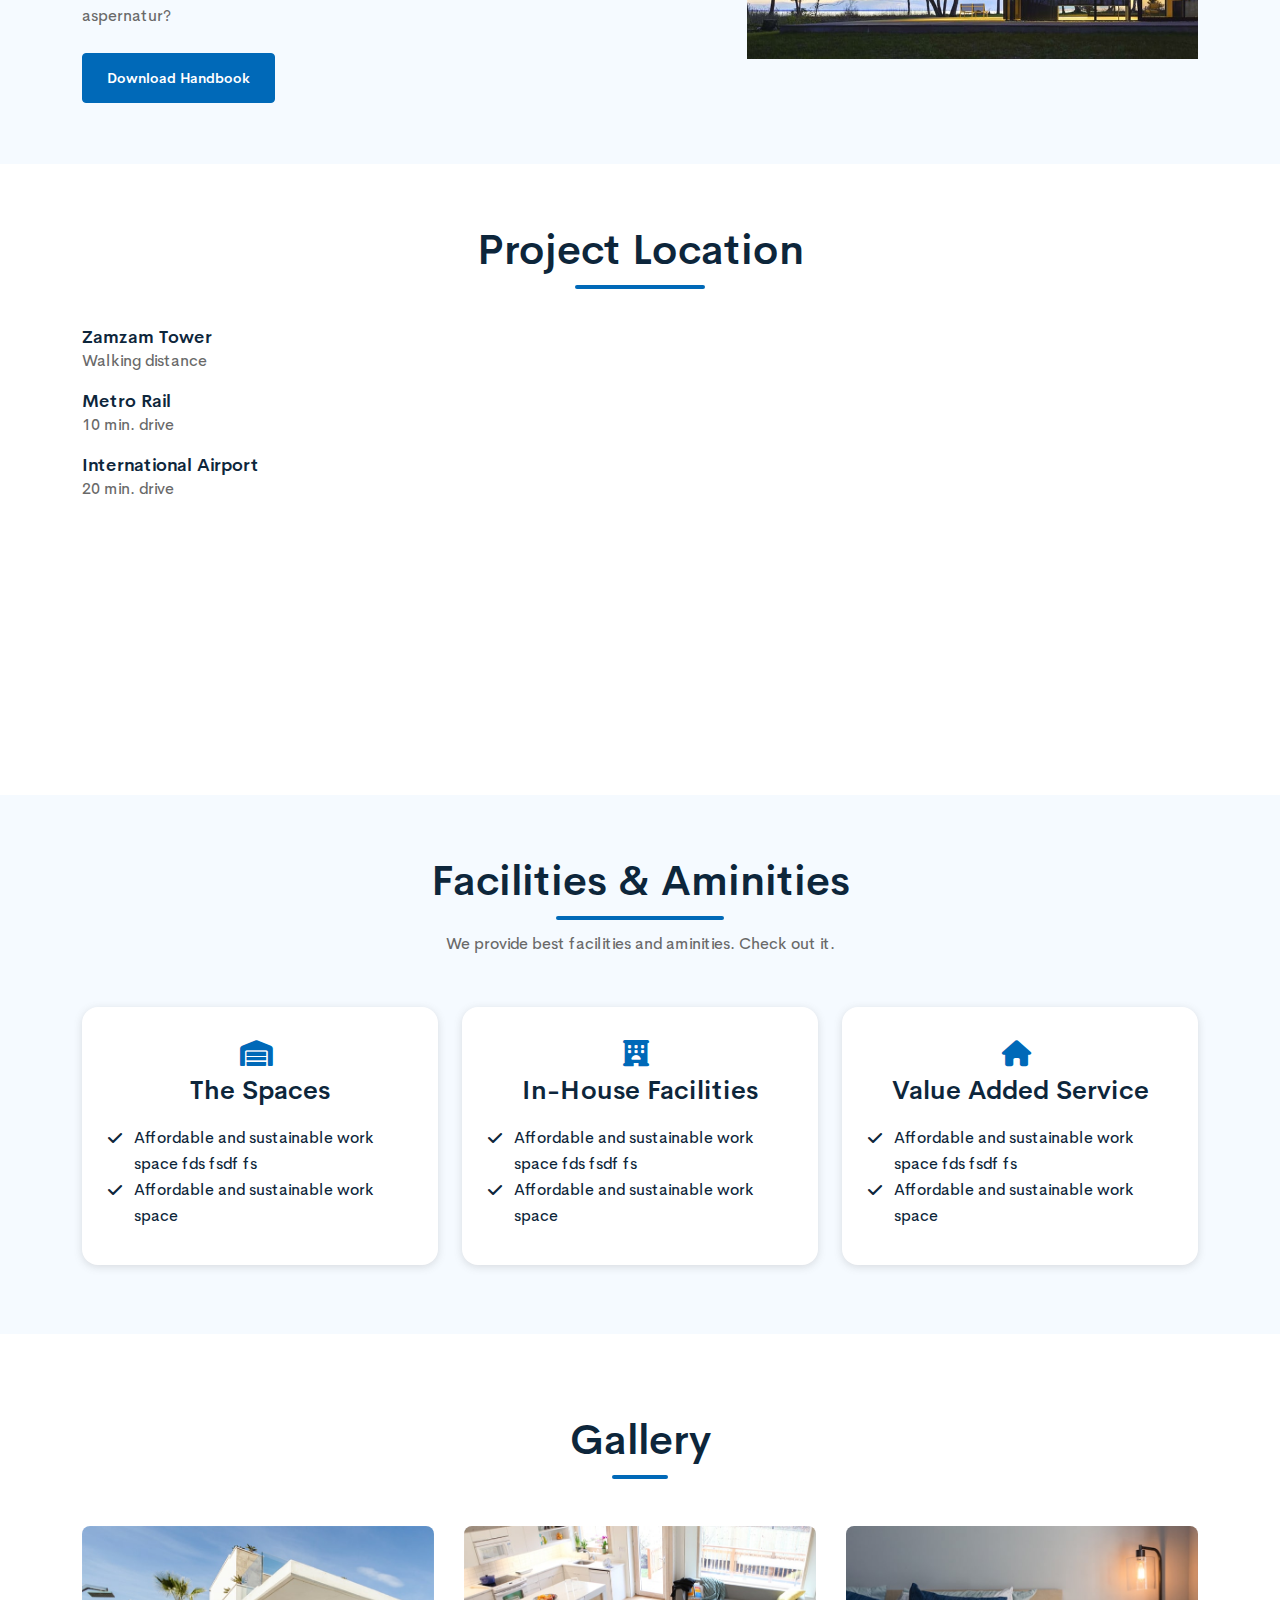
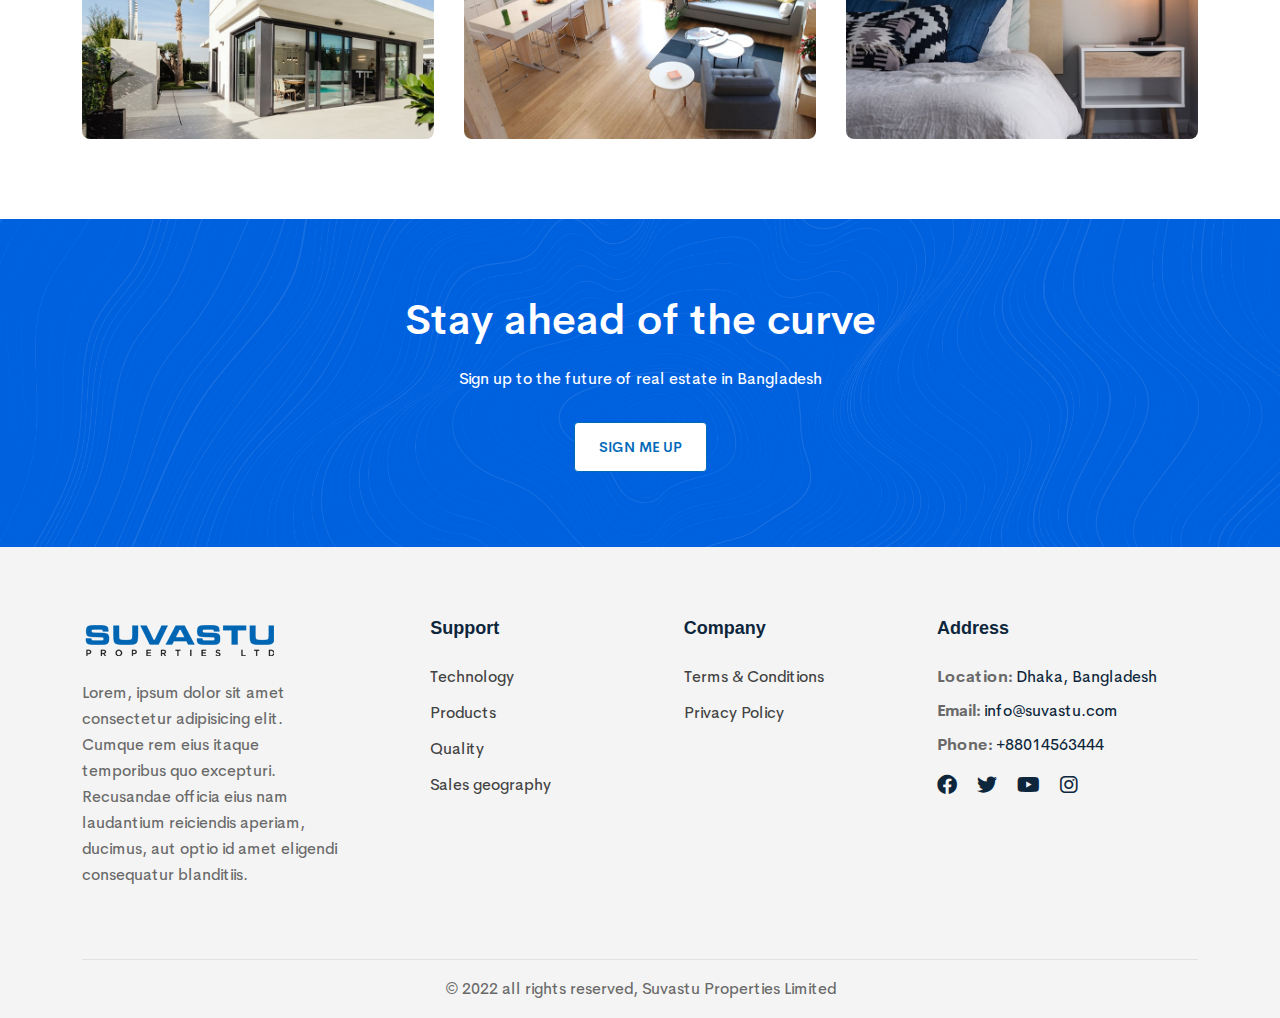
<file: project-details.html>
<!doctype html>
<html class="no-js" lang="">
<head>
    <meta charset="utf-8">
    <meta http-equiv="x-ua-compatible" content="ie=edge">
    <title>Project Details | Suvastu</title>
    <meta name="description" content="">
    <meta name="viewport" content="width=device-width, initial-scale=1">

    <!-- favicon -->
    <link rel="shortcut icon" type="image/x-icon" href="">

    <!-- CSS here -->

    <!-- Font-awesome CSS -->
    <link rel="stylesheet" href="./assets/css/font-awesome-6.2.css">
    <!-- bootstrap css -->
    <link rel="stylesheet" href="./assets/plugins/bootstrap-5.2.0/css/bootstrap.min.css">
    <!-- owl carousel -->
    <link rel="stylesheet" href="./assets/plugins/owl-carousel/owl.carousel.min.css">
    <link rel="stylesheet" href="./assets/plugins/owl-carousel/owl.theme.default.css">
    <!-- magnific popup -->
    <link rel="stylesheet" href="./assets/plugins/magnific-popup/magnific-popup.css">
    <!-- Utilities CSS -->
    <link rel="stylesheet" href="./assets/css/utilities.css">
    <!-- Common CSS -->
    <link rel="stylesheet" href="./assets/css/common.css">
    <!-- Style CSS -->
    <link rel="stylesheet" href="./assets/css/style.css">
    <!-- Responsive CSS -->
    <link rel="stylesheet" href="./assets/css/responsive.css">

</head>
<body>
    <!--==================== Header Start ====================-->
    <header class="fixed-top">
      <div class="container">
        <nav class="navbar navbar-expand-lg">
          <a class="navbar-brand" href="./index.html">
            <img src="./assets/images/logo-blue.png" alt="" class="site-logo img-fluid">
          </a>
          <button class="navbar-toggler" type="button" data-bs-toggle="offcanvas" data-bs-target="#offcanvasNavbar" aria-controls="offcanvasNavbar">
            <span class="navbar-toggler-icon"></span>
          </button>
          <div class="offcanvas offcanvas-end" tabindex="-1" id="offcanvasNavbar" aria-labelledby="offcanvasNavbarLabel">
            <div class="offcanvas-header">
              <a href="#" class="offcanvas-title" id="offcanvasNavbarLabel">
                <img src="./assets/images/logo-blue.png" alt="" class="site-logo img-fluid">
              </a>
              <button type="button" class="btn-close" data-bs-dismiss="offcanvas" aria-label="Close"></button>
            </div>
            <div class="offcanvas-body align-items-center">
              <ul class="navbar-nav justify-content-end flex-grow-1">
                <li class="nav-item">
                  <a class="nav-link active" href="./index.html">Home</a>
                </li>
                <li class="nav-item">
                  <a class="nav-link" href="./about-us.html">About Us</a>
                </li>
                <li class="nav-item">
                  <a class="nav-link" href="./plans.html">Plans</a>
                </li>
                <li class="nav-item">
                  <a class="nav-link" href="./contact.html">Contact</a>
                </li>
                <li class="nav-item">
                  <a class="nav-link" href="./blog.html">Blog</a>
                </li>
                <li class="nav-item dropdown">
                  <a class="nav-link dropdown-toggle" href="#" role="button" data-bs-toggle="dropdown" aria-expanded="false">
                    Pages
                  </a>
                  <ul class="dropdown-menu">
                    <li><a class="dropdown-item" href="./blog-details.html">Blog Details</a></li>
                    <li><a class="dropdown-item" href="./projects.html">Projects</a></li>
                    <li><a class="dropdown-item" href="./project-details.html">Project Details</a></li>
                  </ul>
                </li>
              </ul>
            </div>
          </div>
        </nav>
      </div>
    </header>
    <!--==================== Header End ====================-->

    <main>
        <!--==================== banner start ====================-->
        <section class="banner-area project-details-banner position-relative" style="background: url('./assets/images/project-details/banner-bg.jpg'); background-position: center;
          background-repeat: no-repeat; background-size: cover; background-attachment: fixed;">
          <div class="overlay position-absolute"></div>
          <div class="container">
            <div class="content-wrapper position-relative">
              <div class="row align-items-center justify-content-between">
                <div class="col-lg-6 col-md-6 mb-4">
                  <div class="content-area">
                    <h1 class="heading text-white mb-10">Broad Peak Realty</h1>
                    <h5 class="tag text-white">Moving forward, Together</h5>
                    <p class="go-btn mt-40">
                      <a href="#" class="btn">Sign Up Now <i class="fa-solid fa-arrow-right ms-3"></i></a>
                    </p>
                  </div>
                </div>
                <div class="col-lg-4 col-md-6 mb-3">
                  <div class="contact-form-box bg-white">
                    <form action="">
                      <h5 class="heading mb-4">In a hurry? Leave your details and we'll contact you at your convenience.</h5>
                      <div class="mb-3">
                        <label for="name" class="form-label">Full Name*</label>
                        <input type="text" class="form-control" id="name">
                      </div>
                      <div class="mb-3">
                        <label for="email" class="form-label">Your Email*</label>
                        <input type="email" class="form-control" id="email">
                      </div>
                      <div class="mb-4">
                        <label for="phone" class="form-label">Your Phone*</label>
                        <input type="text" class="form-control" id="phone">
                      </div>
                      <div class="">
                        <button class="btn w-100">Submit</button>
                      </div>
                    </form>
                  </div>
                </div>
              </div>
            </div>
          </div>
        </section>
        <!--==================== banner end ====================-->

        <!--==================== features start ====================-->
        <section class="features-area project-features pt-40 pb-25">
          <div class="container">
            <div class="row">
              <div class="col-md-6 col-xl-3 mb-3 px-xl-4">
                <div class="feature-box h-100 text-center">
                  <p class="mb-30">
                    <i class="fa-regular fa-building text-blue"></i>
                  </p>
                  <h5 class="feature-heading">Type</h5>
                  <p>Co-working space</p>
                </div>
              </div>
              <div class="col-md-6 col-xl-3 mb-3 px-xl-4">
                <div class="feature-box h-100 text-center">
                  <p class="mb-30">
                    <i class="fa-solid fa-arrows-spin text-blue"></i>
                  </p>
                  <h5 class="feature-heading">Developmental round</h5>
                  <p>Round 5 @ 24,500 BDT / sq. ft.</p>
                </div>
              </div>
              <div class="col-md-6 col-xl-3 mb-3 px-xl-4">
                <div class="feature-box h-100 text-center">
                  <p class="mb-30">
                    <i class="fa-solid fa-arrow-up-right-dots text-blue"></i>
                  </p>
                  <h5 class="feature-heading">Round Area</h5>
                  <p>2,500 sq. ft.</p>
                </div>
              </div>
              <div class="col-md-6 col-xl-3 mb-3 px-xl-4">
                <div class="feature-box h-100 text-center">
                  <p class="mb-30">
                    <i class="fa-solid fa-location-dot text-blue"></i>
                  </p>
                  <h5 class="feature-heading">Location</h5>
                  <p>Sector 12, Uttara, Dhaka</p>
                </div>
              </div>
            </div>
          </div>
        </section>
        <!--==================== features end ====================-->

        <!--==================== project description start ====================-->
        <section class="project-description-area pt-60 pb-45">
          <div class="container">
            <div class="row align-items-center justify-content-between">
              <div class="col-md-6 order-2 order-md-1 mb-3">
                <div class="pd-box">
                  <h3 class="heading">Broad Peak Realty</h3>
                  <p>
                    Lorem ipsum dolor sit amet consectetur, adipisicing elit. Dolores quasi accusamus eum odit deserunt eius aliquam, iste provident? Inventore dolorem voluptas dicta aperiam qui eum aliquam dolore, neque dignissimos aspernatur?
                    <br><br>
                    Lorem ipsum dolor sit amet consectetur, adipisicing elit. Dolores quasi accusamus eum odit deserunt eius aliquam, iste provident? Inventore dolorem voluptas dicta aperiam qui eum aliquam dolore, neque dignissimos aspernatur?
                  </p>
                  <p class="mt-4">
                    <a href="#" class="btn">Download Handbook</a>
                  </p>
                </div>
              </div>
              <div class="col-md-5 order-1 order-md-2 mb-3">
                <div class="img-box">
                  <img src="./assets/images/project-details/project-1.jpg" alt="" class="img-fluid">
                </div>
              </div>
            </div>
          </div>
        </section>
        <!--==================== project description end ====================-->

        <!--==================== location start ====================-->
        <section class="project-location-area pt-60 pb-45">
          <div class="container">
            <div class="section-heading mb-50">
              <h2 class="text-center"><span class="wrapper position-relative">Project Location</span></h2>
            </div>

            <div class="row">
              <div class="col-md-6 mb-3">
                <div class="ld-box">
                  <div class="block mb-3">
                    <h5 class="mb-0">Zamzam Tower</h5>
                    <p>Walking distance</p>
                  </div>
                  <div class="block mb-3">
                    <h5 class="mb-0">Metro Rail</h5>
                    <p>10 min. drive</p>
                  </div>
                  <div class="block mb-3">
                    <h5 class="mb-0">International Airport</h5>
                    <p>20 min. drive</p>
                  </div>
                </div>
              </div>
              <div class="col-md-6 mb-3">
                <div class="lm-box">
                  <iframe src="https://www.google.com/maps/embed?pb=!1m18!1m12!1m3!1d3648.536362046876!2d90.37911416543294!3d23.87059209008994!2m3!1f0!2f0!3f0!3m2!1i1024!2i768!4f13.1!3m3!1m2!1s0x3755c40f82bd8f7b%3A0x8c888da8fc05ec94!2sSector%2012%2C%20Dhaka%201230!5e0!3m2!1sen!2sbd!4v1661941072224!5m2!1sen!2sbd" height="400" style="border:0;" allowfullscreen="" loading="lazy" referrerpolicy="no-referrer-when-downgrade"></iframe>
                </div>
              </div>
            </div>
          </div>
        </section>
        <!--==================== location end ====================-->

        <!--==================== facilities and aminities start ====================-->
        <section class="facilities-area pt-60 pb-45">
          <div class="container">
            <div class="row justify-content-center">
              <div class="col-lg-6">
                <div class="section-heading mb-50">
                  <h2 class="text-center"><span class="wrapper position-relative">Facilities & Aminities</span></h2>
                  <p class="text-center px-md-4 mt-4">
                    We provide best facilities and aminities. Check out it.
                  </p>
                </div>
              </div>
            </div>

            <div class="row">
              <div class="col-md-4 mb-4">
                <div class="fam-box bg-white h-100">
                  <h4 class="fam-heading text-center mb-3">
                    <i class="fa-solid fa-warehouse text-blue me-2"></i> <br> The Spaces
                  </h4>
                  <ul class="">
                    <li class="fam-item">
                      Affordable and sustainable work space fds fsdf fs
                    </li>
                    <li class="fam-item">
                      Affordable and sustainable work space
                    </li>
                  </ul>
                </div>
              </div>
              <div class="col-md-4 mb-4">
                <div class="fam-box bg-white h-100">
                  <h4 class="fam-heading text-center mb-3">
                    <i class="fa-solid fa-hotel text-blue me-2"></i> <br> In-House Facilities
                  </h4>
                  <ul class="">
                    <li class="fam-item">
                      Affordable and sustainable work space fds fsdf fs
                    </li>
                    <li class="fam-item">
                      Affordable and sustainable work space
                    </li>
                  </ul>
                </div>
              </div>
              <div class="col-md-4 mb-4">
                <div class="fam-box bg-white h-100">
                  <h4 class="fam-heading text-center mb-3">
                    <i class="fa-solid fa-house text-blue me-2"></i> <br> Value Added Service
                  </h4>
                  <ul class="">
                    <li class="fam-item">
                      Affordable and sustainable work space fds fsdf fs
                    </li>
                    <li class="fam-item">
                      Affordable and sustainable work space
                    </li>
                  </ul>
                </div>
              </div>
            </div>
          </div>
        </section>
        <!--==================== facilities and aminities end ====================-->

        <!--==================== gallery start ====================-->
        <section class="gallery-area pt-80 pb-80">
          <div class="container">
            <div class="section-heading mb-60">
              <h2 class="text-center"><span class="wrapper position-relative">Gallery</span></h2>
            </div>
            
            <div class="gallery-slider owl-carousel owl-theme">
              <div class="item">
                <img src="./assets/images/project-details/gallery-1.jpg" class="img-fluid" alt="">
              </div>
              <div class="item">
                <img src="./assets/images/project-details/gallery-2.jpg" class="img-fluid" alt="">
              </div>
              <div class="item">
                <img src="./assets/images/project-details/gallery-3.jpg" class="img-fluid" alt="">
              </div>
            </div>
          </div>
        </section>
        <!--==================== gallery end ====================-->

    </main>

    <!--==================== footer start ====================-->
    <footer>
      <!-- footer top -->
      <div class="footer-top-area pt-75 pb-75">
        <div class="container">
          <div class="row justify-content-center">
            <div class="col-md-6">
              <div class="signup-box text-center">
                <h2 class="heading text-white mb-20">Stay ahead of the curve</h2>
                <p class="text-white mb-30">
                  Sign up to the future of real estate in Bangladesh
                </p>
                <p>
                  <a href="#" class="btn btn-white text-uppercase">sign me up</a>
                </p>
              </div>
            </div>
          </div>
        </div>
      </div>

      <!-- footer middle -->
      <div class="footer-middle-area bg-light-ash pt-70 pb-55">
        <div class="container">
          <div class="row justify-content-between">
            <div class="col-12 col-lg-3 mb-3">
              <div class="company-info-box">
                <div class="site-logo mb-3">
                  <img src="./assets/images/logo-blue.png" alt="" class="img-fluid">
                </div>
                <p>
                  Lorem, ipsum dolor sit amet consectetur adipisicing elit. Cumque rem eius itaque temporibus quo excepturi. Recusandae officia eius nam laudantium reiciendis aperiam, ducimus, aut optio id amet eligendi consequatur blanditiis.
                </p>
              </div>
            </div>
            <div class="col-6 col-lg-2 mb-3">
              <div class="links-box">
                <h5 class="heading mb-25">Support</h5>
                <ul>
                  <li class="link-item">
                    <a href="#">Technology</a>
                  </li>
                  <li class="link-item">
                    <a href="#">Products</a>
                  </li>
                  <li class="link-item">
                    <a href="#">Quality</a>
                  </li>
                  <li class="link-item">
                    <a href="#">Sales geography</a>
                  </li>
                </ul>
              </div>
            </div>
            <div class="col-6 col-lg-2 mb-3">
              <div class="links-box">
                <h5 class="heading mb-25">Company</h5>
                <ul>
                  <li class="link-item">
                    <a href="./terms-conditions.html">Terms & Conditions</a>
                  </li>
                  <li class="link-item">
                    <a href="./privacy-policy.html">Privacy Policy</a>
                  </li>
                </ul>
              </div>
            </div>
            <div class="col-12 col-lg-3 mb-3">
              <div class="address-box">
                <h5 class="heading mb-25">Address</h5>
                <ul>
                  <li class="mb-2">
                    <p>
                      <b>Location:</b>
                      <a href="#">Dhaka, Bangladesh</a>
                    </p>
                  </li>
                  <li class="mb-2">
                    <p>
                      <b>Email:</b>
                      <a href="mailto: abc@mail.com">info@suvastu.com</a>
                    </p>
                  </li>
                  <li class="mb-2">
                    <p>
                      <b>Phone:</b>
                      <a href="phone: 3243435">+88014563444</a>
                    </p>
                  </li>
                </ul>
              </div>
              <div class="social-icons-area mt-3">
                <ul class="d-flex">
                    <li>
                        <a href="#"><i class="fab fa-facebook"></i></a>
                    </li>
                    <li>
                        <a href="#"><i class="fa-brands fa-twitter"></i></a>
                    </li>
                    <li>
                        <a href="#"><i class="fa-brands fa-youtube"></i></a>
                    </li>
                    <li>
                        <a href="#"><i class="fa-brands fa-instagram"></i></a>
                    </li>
                </ul>
              </div>
            </div>
          </div>
        </div>
      </div>

      <!-- footer bottom -->
      <div class="footer-bottom-area bg-light-ash">
        <div class="container">
          <div class="row">
            <div class="col-12">
              <p class="copyright-text text-center">
                &copy; 2022 all rights reserved, Suvastu Properties Limited
              </p>
            </div>
          </div>
        </div>
      </div>
    </footer>
    <!--==================== footer end ====================-->


    <!-- JS here -->
    <script src="./assets/js/modernizr-3.5.0.min.js"></script>
    <script src="./assets/js/jquery-3.2.1.min.js"></script>
    <script src="./assets/plugins/bootstrap-5.2.0/js/bootstrap.bundle.min.js"></script>
    <script src="./assets/plugins/owl-carousel/owl.carousel.min.js"></script>
    <script src="./assets/plugins/magnific-popup/magnific-popup.js"></script>
    <!-- counter up -->
    <script src="./assets/js/waypoints.js"></script>
    <script src="./assets/js/counterup.js"></script>
    <script src="./assets/js/all.js"></script>
</body>
</html>
</file>
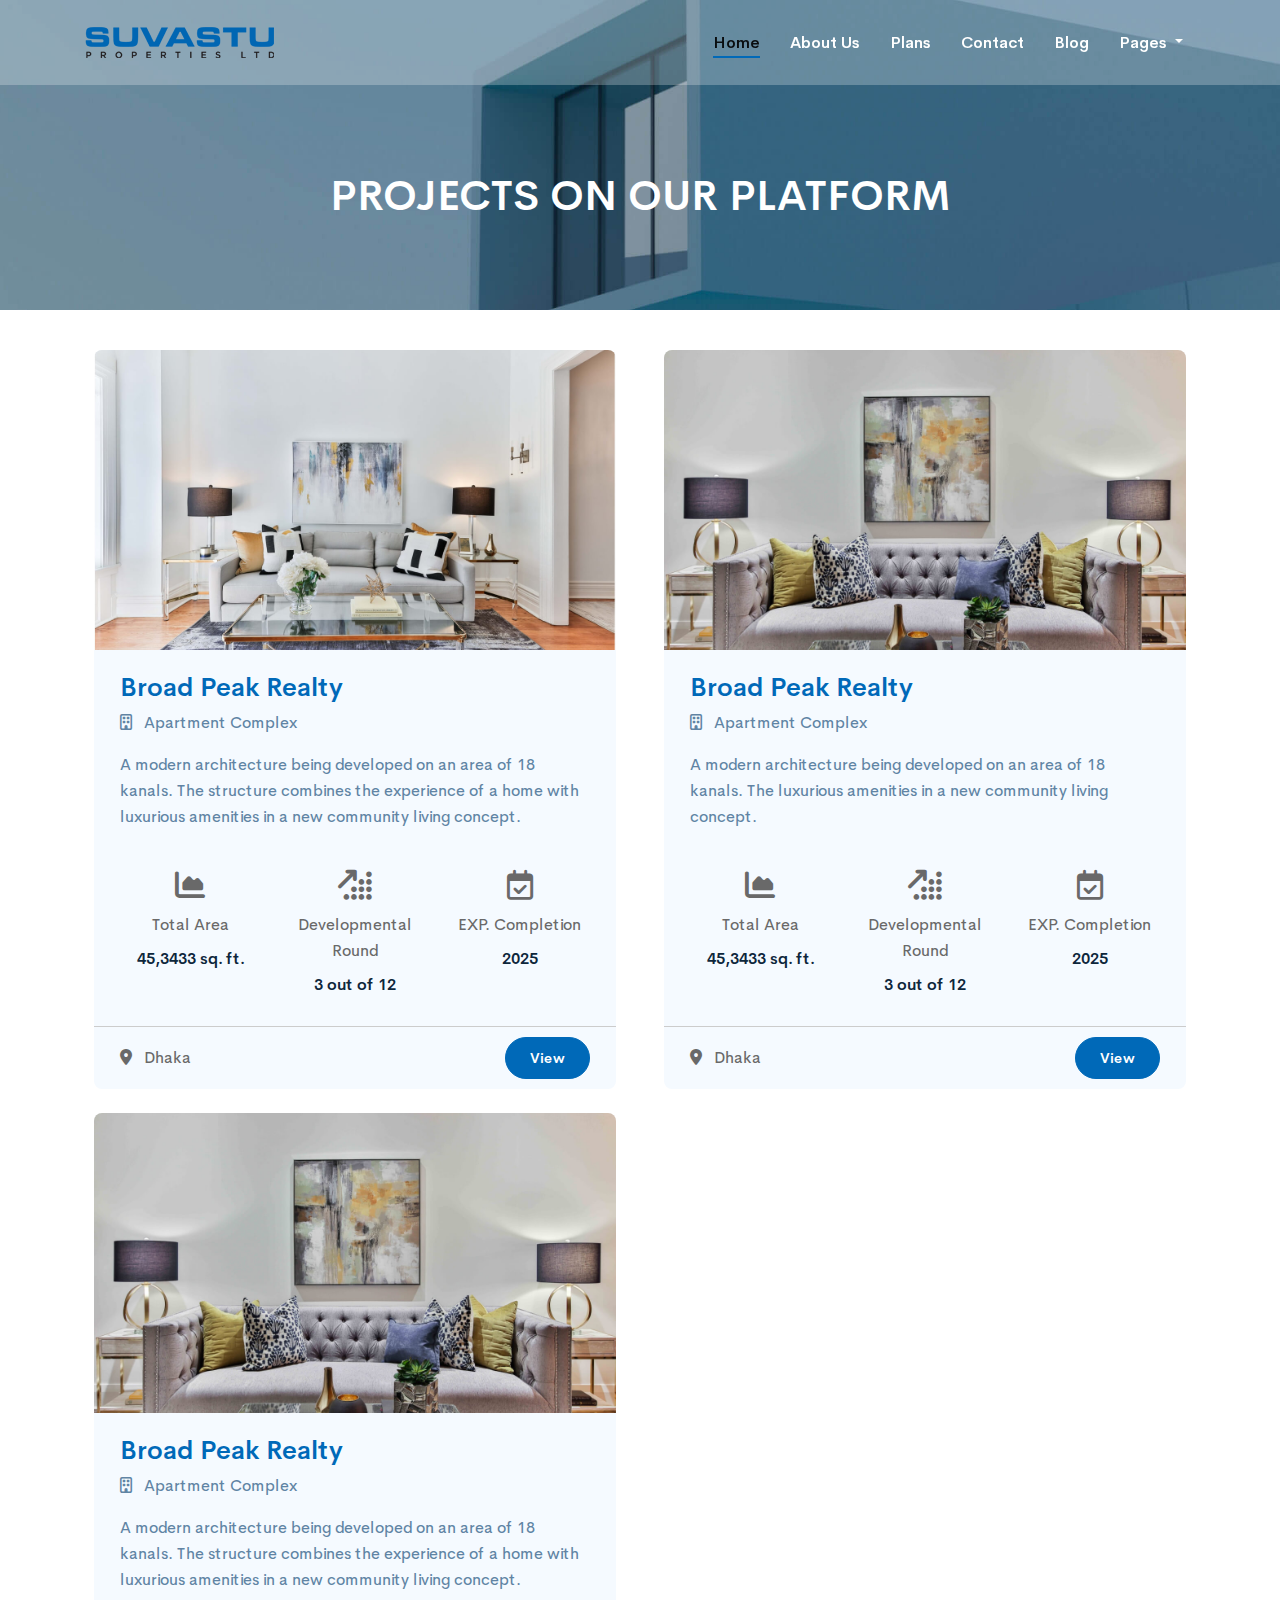
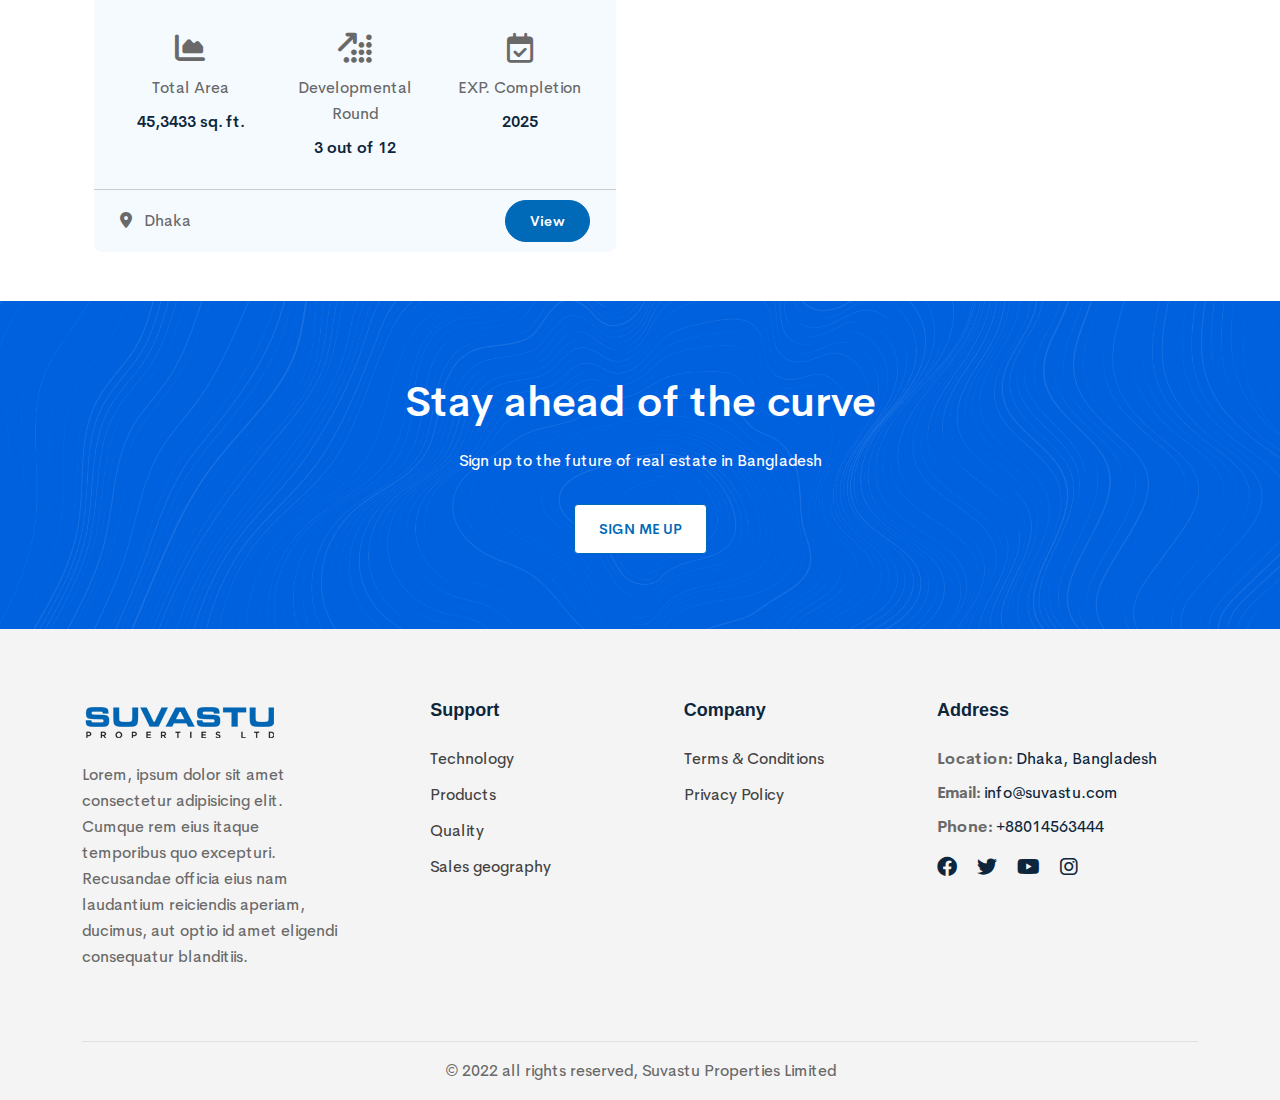
<file: projects.html>
<!doctype html>
<html class="no-js" lang="">
<head>
    <meta charset="utf-8">
    <meta http-equiv="x-ua-compatible" content="ie=edge">
    <title>Projects | Suvastu</title>
    <meta name="description" content="">
    <meta name="viewport" content="width=device-width, initial-scale=1">

    <!-- favicon -->
    <link rel="shortcut icon" type="image/x-icon" href="">

    <!-- CSS here -->

    <!-- Font-awesome CSS -->
    <link rel="stylesheet" href="./assets/css/font-awesome-6.2.css">
    <!-- bootstrap css -->
    <link rel="stylesheet" href="./assets/plugins/bootstrap-5.2.0/css/bootstrap.min.css">
    <!-- owl carousel -->
    <link rel="stylesheet" href="./assets/plugins/owl-carousel/owl.carousel.min.css">
    <link rel="stylesheet" href="./assets/plugins/owl-carousel/owl.theme.default.css">
    <!-- magnific popup -->
    <link rel="stylesheet" href="./assets/plugins/magnific-popup/magnific-popup.css">
    <!-- Utilities CSS -->
    <link rel="stylesheet" href="./assets/css/utilities.css">
    <!-- Common CSS -->
    <link rel="stylesheet" href="./assets/css/common.css">
    <!-- Style CSS -->
    <link rel="stylesheet" href="./assets/css/style.css">
    <!-- Responsive CSS -->
    <link rel="stylesheet" href="./assets/css/responsive.css">

</head>
<body>
    <!--==================== Header Start ====================-->
    <header class="fixed-top">
      <div class="container">
        <nav class="navbar navbar-expand-lg">
          <a class="navbar-brand" href="./index.html">
            <img src="./assets/images/logo-blue.png" alt="" class="site-logo img-fluid">
          </a>
          <button class="navbar-toggler" type="button" data-bs-toggle="offcanvas" data-bs-target="#offcanvasNavbar" aria-controls="offcanvasNavbar">
            <span class="navbar-toggler-icon"></span>
          </button>
          <div class="offcanvas offcanvas-end" tabindex="-1" id="offcanvasNavbar" aria-labelledby="offcanvasNavbarLabel">
            <div class="offcanvas-header">
              <a href="#" class="offcanvas-title" id="offcanvasNavbarLabel">
                <img src="./assets/images/logo-blue.png" alt="" class="site-logo img-fluid">
              </a>
              <button type="button" class="btn-close" data-bs-dismiss="offcanvas" aria-label="Close"></button>
            </div>
            <div class="offcanvas-body align-items-center">
              <ul class="navbar-nav justify-content-end flex-grow-1">
                <li class="nav-item">
                  <a class="nav-link active" href="./index.html">Home</a>
                </li>
                <li class="nav-item">
                  <a class="nav-link" href="./about-us.html">About Us</a>
                </li>
                <li class="nav-item">
                  <a class="nav-link" href="./plans.html">Plans</a>
                </li>
                <li class="nav-item">
                  <a class="nav-link" href="./contact.html">Contact</a>
                </li>
                <li class="nav-item">
                  <a class="nav-link" href="./blog.html">Blog</a>
                </li>
                <li class="nav-item dropdown">
                  <a class="nav-link dropdown-toggle" href="#" role="button" data-bs-toggle="dropdown" aria-expanded="false">
                    Pages
                  </a>
                  <ul class="dropdown-menu">
                    <li><a class="dropdown-item" href="./blog-details.html">Blog Details</a></li>
                    <li><a class="dropdown-item" href="./projects.html">Projects</a></li>
                    <li><a class="dropdown-item" href="./project-details.html">Project Details</a></li>
                  </ul>
                </li>
              </ul>
            </div>
          </div>
        </nav>
      </div>
    </header>
    <!--==================== Header End ====================-->

    <main>
        <!--==================== banner start ====================-->
        <section class="page-banner-area" style="background: url('./assets/images/about/banner-bg.jpg'); background-position: center;
          background-repeat: no-repeat; background-size: cover;">
          <div class="container">
            <div class="row justify-content-center">
              <div class="col-lg-8">
                <h2 class="text-center text-uppercase text-white">Projects on our Platform</h2>
              </div>
            </div>
          </div>
        </section>
        <!--==================== banner end ====================-->

        <!--==================== project plans start ====================-->
        <section class="projects-area pt-40 pb-25">
          <div class="container">
            <div class="row">
              <div class="col-md-12 col-lg-6 mb-4 px-xl-4">
                <a href="#">
                  <div class="project-item h-100">
                    <div class="project-img">
                      <img src="./assets/images/projects/1.jpg" alt="" class="img-fluid w-100">
                    </div>
                    <div class="project-info">
                      <div class="project-detail">
                        <h4 class="project-name text-blue mb-1">Broad Peak Realty</h4>
                        <p class="mb-3"><i class="fa-regular fa-building me-2"></i> Apartment Complex</p>
                        <p>
                          A modern architecture being developed on an area of 18 kanals. The structure combines the experience of a home with luxurious amenities in a new community living concept. 
                        </p>
                      </div>
                      <div class="project-features">
                        <div class="row">
                          <div class="col-4">
                            <div class="pf-item">
                              <p class="text-center mb-2"><i class="fa-solid fa-chart-area"></i></p>
                              <p class="text-center mb-2">Total Area</p>
                              <h6 class="text-center">45,3433 sq. ft.</h6>
                            </div>
                          </div>
                          <div class="col-4">
                            <div class="pf-item">
                              <p class="text-center mb-2"><i class="fa-solid fa-arrow-up-right-dots"></i></p>
                              <p class="text-center mb-2">Developmental Round</p>
                              <h6 class="text-center">3 out of 12</h6>
                            </div>
                          </div>
                          <div class="col-4">
                            <div class="pf-item">
                              <p class="text-center mb-2"><i class="fa-regular fa-calendar-check"></i></p>
                              <p class="text-center mb-2">EXP. Completion</p>
                              <h6 class="text-center">2025</h6>
                            </div>
                          </div>
                        </div>
                      </div>
                      <div class="project-location d-flex align-items-center">
                        <p class="w-75">
                          <i class="fa-solid fa-location-dot me-2"></i> Dhaka
                        </p>
                        <p class="w-25 text-end">
                          <span class="btn rounded-pill">View</span>
                        </p>
                      </div>
                    </div>
                  </div>  
                </a>
              </div>
              <div class="col-md-12 col-lg-6 mb-4 px-xl-4">
                <a href="#">
                  <div class="project-item h-100">
                    <div class="project-img">
                      <img src="./assets/images/projects/2.jpg" alt="" class="img-fluid w-100">
                    </div>
                    <div class="project-info">
                      <div class="project-detail">
                        <h4 class="project-name text-blue mb-1">Broad Peak Realty</h4>
                        <p class="mb-3"><i class="fa-regular fa-building me-2"></i> Apartment Complex</p>
                        <p>
                          A modern architecture being developed on an area of 18 kanals. The luxurious amenities in a new community living concept. 
                        </p>
                      </div>
                      <div class="project-features">
                        <div class="row">
                          <div class="col-4">
                            <div class="pf-item">
                              <p class="text-center mb-2"><i class="fa-solid fa-chart-area"></i></p>
                              <p class="text-center mb-2">Total Area</p>
                              <h6 class="text-center">45,3433 sq. ft.</h6>
                            </div>
                          </div>
                          <div class="col-4">
                            <div class="pf-item">
                              <p class="text-center mb-2"><i class="fa-solid fa-arrow-up-right-dots"></i></p>
                              <p class="text-center mb-2">Developmental Round</p>
                              <h6 class="text-center">3 out of 12</h6>
                            </div>
                          </div>
                          <div class="col-4">
                            <div class="pf-item">
                              <p class="text-center mb-2"><i class="fa-regular fa-calendar-check"></i></p>
                              <p class="text-center mb-2">EXP. Completion</p>
                              <h6 class="text-center">2025</h6>
                            </div>
                          </div>
                        </div>
                      </div>
                      <div class="project-location d-flex align-items-center">
                        <p class="w-75">
                          <i class="fa-solid fa-location-dot me-2"></i> Dhaka
                        </p>
                        <p class="w-25 text-end">
                          <span class="btn rounded-pill">View</span>
                        </p>
                      </div>
                    </div>
                  </div>  
                </a>
              </div>
              <div class="col-md-12 col-lg-6 mb-4 px-xl-4">
                <a href="#">
                  <div class="project-item h-100">
                    <div class="project-img">
                      <img src="./assets/images/projects/2.jpg" alt="" class="img-fluid w-100">
                    </div>
                    <div class="project-info">
                      <div class="project-detail">
                        <h4 class="project-name text-blue mb-1">Broad Peak Realty</h4>
                        <p class="mb-3"><i class="fa-regular fa-building me-2"></i> Apartment Complex</p>
                        <p>
                          A modern architecture being developed on an area of 18 kanals. The structure combines the experience of a home with luxurious amenities in a new community living concept. 
                        </p>
                      </div>
                      <div class="project-features">
                        <div class="row">
                          <div class="col-4">
                            <div class="pf-item">
                              <p class="text-center mb-2"><i class="fa-solid fa-chart-area"></i></p>
                              <p class="text-center mb-2">Total Area</p>
                              <h6 class="text-center">45,3433 sq. ft.</h6>
                            </div>
                          </div>
                          <div class="col-4">
                            <div class="pf-item">
                              <p class="text-center mb-2"><i class="fa-solid fa-arrow-up-right-dots"></i></p>
                              <p class="text-center mb-2">Developmental Round</p>
                              <h6 class="text-center">3 out of 12</h6>
                            </div>
                          </div>
                          <div class="col-4">
                            <div class="pf-item">
                              <p class="text-center mb-2"><i class="fa-regular fa-calendar-check"></i></p>
                              <p class="text-center mb-2">EXP. Completion</p>
                              <h6 class="text-center">2025</h6>
                            </div>
                          </div>
                        </div>
                      </div>
                      <div class="project-location d-flex align-items-center">
                        <p class="w-75">
                          <i class="fa-solid fa-location-dot me-2"></i> Dhaka
                        </p>
                        <p class="w-25 text-end">
                          <span class="btn rounded-pill">View</span>
                        </p>
                      </div>
                    </div>
                  </div>  
                </a>
              </div>
            </div>
          </div>
        </section>
        <!--==================== project plans end ====================-->


    </main>

    <!--==================== footer start ====================-->
    <footer>
      <!-- footer top -->
      <div class="footer-top-area pt-75 pb-75">
        <div class="container">
          <div class="row justify-content-center">
            <div class="col-md-6">
              <div class="signup-box text-center">
                <h2 class="heading text-white mb-20">Stay ahead of the curve</h2>
                <p class="text-white mb-30">
                  Sign up to the future of real estate in Bangladesh
                </p>
                <p>
                  <a href="#" class="btn btn-white text-uppercase">sign me up</a>
                </p>
              </div>
            </div>
          </div>
        </div>
      </div>

      <!-- footer middle -->
      <div class="footer-middle-area bg-light-ash pt-70 pb-55">
        <div class="container">
          <div class="row justify-content-between">
            <div class="col-12 col-lg-3 mb-3">
              <div class="company-info-box">
                <div class="site-logo mb-3">
                  <img src="./assets/images/logo-blue.png" alt="" class="img-fluid">
                </div>
                <p>
                  Lorem, ipsum dolor sit amet consectetur adipisicing elit. Cumque rem eius itaque temporibus quo excepturi. Recusandae officia eius nam laudantium reiciendis aperiam, ducimus, aut optio id amet eligendi consequatur blanditiis.
                </p>
              </div>
            </div>
            <div class="col-6 col-lg-2 mb-3">
              <div class="links-box">
                <h5 class="heading mb-25">Support</h5>
                <ul>
                  <li class="link-item">
                    <a href="#">Technology</a>
                  </li>
                  <li class="link-item">
                    <a href="#">Products</a>
                  </li>
                  <li class="link-item">
                    <a href="#">Quality</a>
                  </li>
                  <li class="link-item">
                    <a href="#">Sales geography</a>
                  </li>
                </ul>
              </div>
            </div>
            <div class="col-6 col-lg-2 mb-3">
              <div class="links-box">
                <h5 class="heading mb-25">Company</h5>
                <ul>
                  <li class="link-item">
                    <a href="./terms-conditions.html">Terms & Conditions</a>
                  </li>
                  <li class="link-item">
                    <a href="./privacy-policy.html">Privacy Policy</a>
                  </li>
                </ul>
              </div>
            </div>
            <div class="col-12 col-lg-3 mb-3">
              <div class="address-box">
                <h5 class="heading mb-25">Address</h5>
                <ul>
                  <li class="mb-2">
                    <p>
                      <b>Location:</b>
                      <a href="#">Dhaka, Bangladesh</a>
                    </p>
                  </li>
                  <li class="mb-2">
                    <p>
                      <b>Email:</b>
                      <a href="mailto: abc@mail.com">info@suvastu.com</a>
                    </p>
                  </li>
                  <li class="mb-2">
                    <p>
                      <b>Phone:</b>
                      <a href="phone: 3243435">+88014563444</a>
                    </p>
                  </li>
                </ul>
              </div>
              <div class="social-icons-area mt-3">
                <ul class="d-flex">
                    <li>
                        <a href="#"><i class="fab fa-facebook"></i></a>
                    </li>
                    <li>
                        <a href="#"><i class="fa-brands fa-twitter"></i></a>
                    </li>
                    <li>
                        <a href="#"><i class="fa-brands fa-youtube"></i></a>
                    </li>
                    <li>
                        <a href="#"><i class="fa-brands fa-instagram"></i></a>
                    </li>
                </ul>
              </div>
            </div>
          </div>
        </div>
      </div>

      <!-- footer bottom -->
      <div class="footer-bottom-area bg-light-ash">
        <div class="container">
          <div class="row">
            <div class="col-12">
              <p class="copyright-text text-center">
                &copy; 2022 all rights reserved, Suvastu Properties Limited
              </p>
            </div>
          </div>
        </div>
      </div>
    </footer>
    <!--==================== footer end ====================-->


    <!-- JS here -->
    <script src="./assets/js/modernizr-3.5.0.min.js"></script>
    <script src="./assets/js/jquery-3.2.1.min.js"></script>
    <script src="./assets/plugins/bootstrap-5.2.0/js/bootstrap.bundle.min.js"></script>
    <script src="./assets/plugins/owl-carousel/owl.carousel.min.js"></script>
    <script src="./assets/plugins/magnific-popup/magnific-popup.js"></script>
    <!-- counter up -->
    <script src="./assets/js/waypoints.js"></script>
    <script src="./assets/js/counterup.js"></script>
    <script src="./assets/js/all.js"></script>
</body>
</html>
</file>
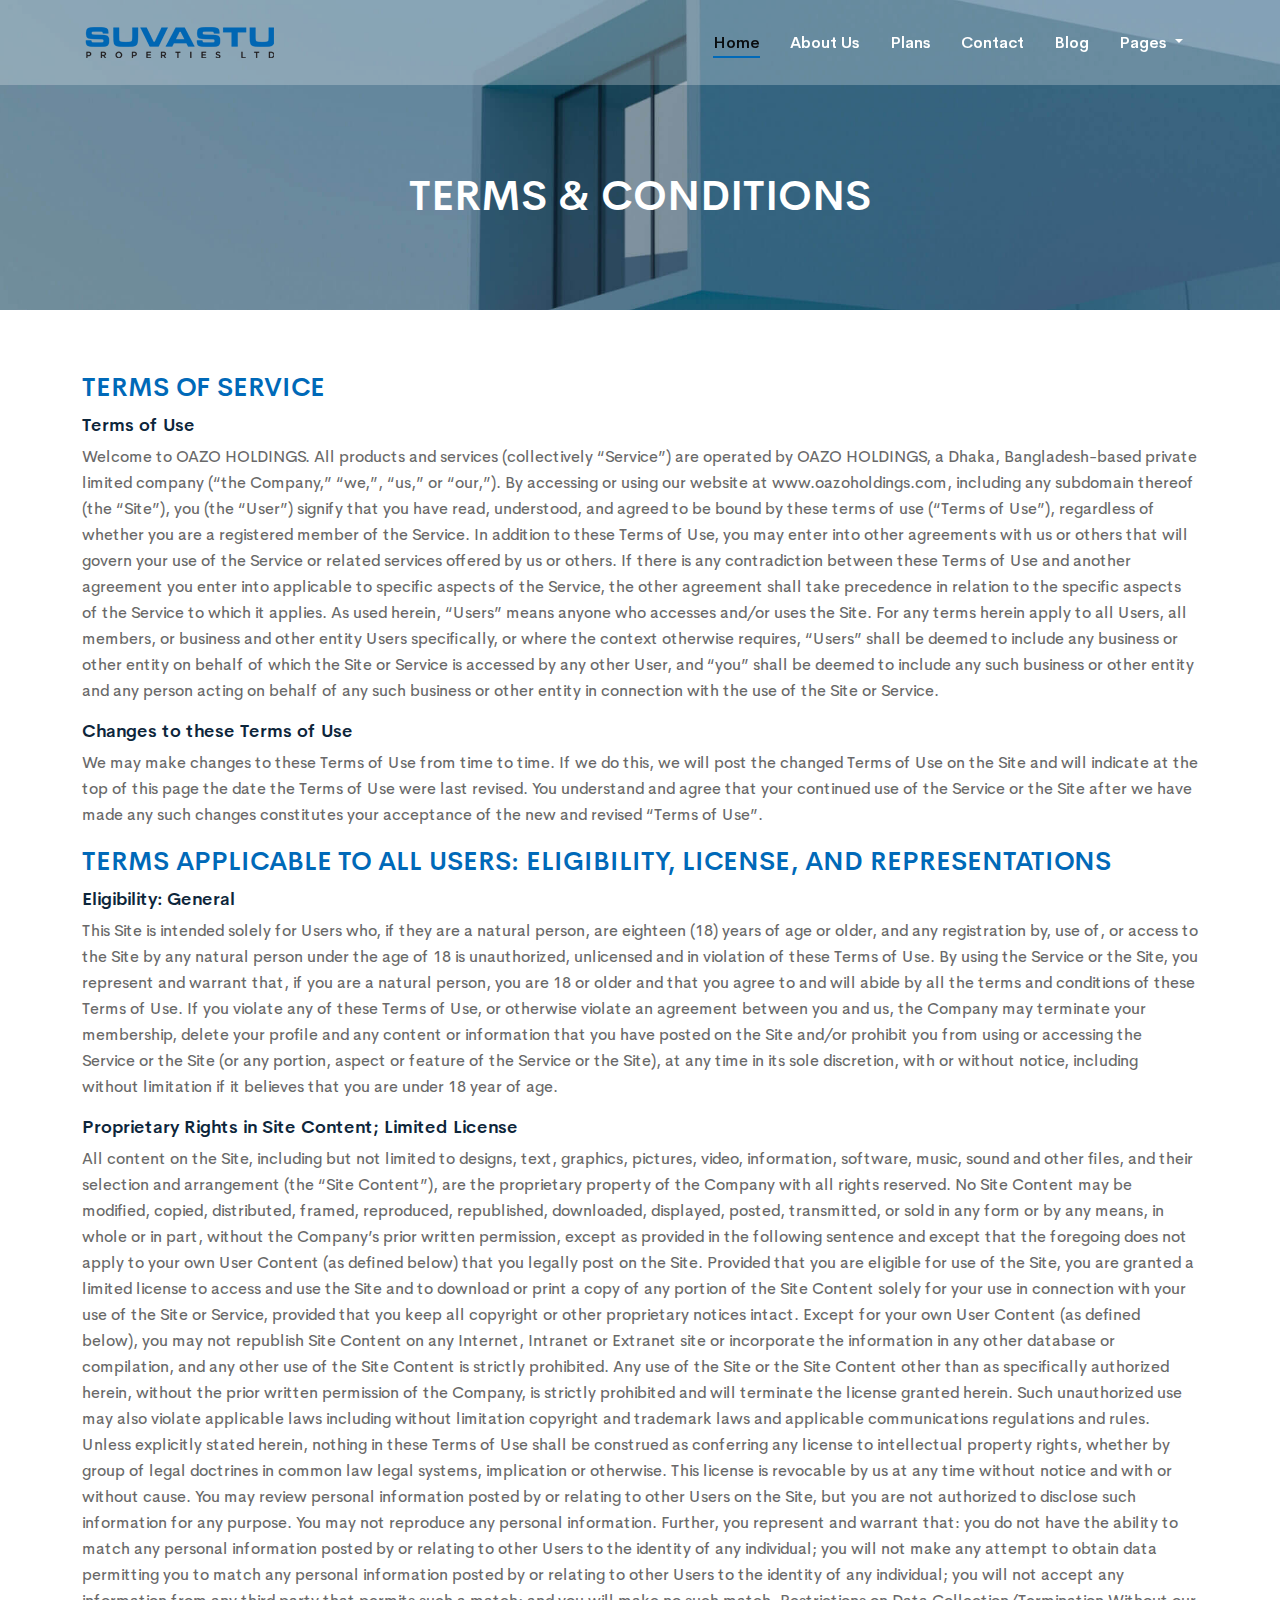
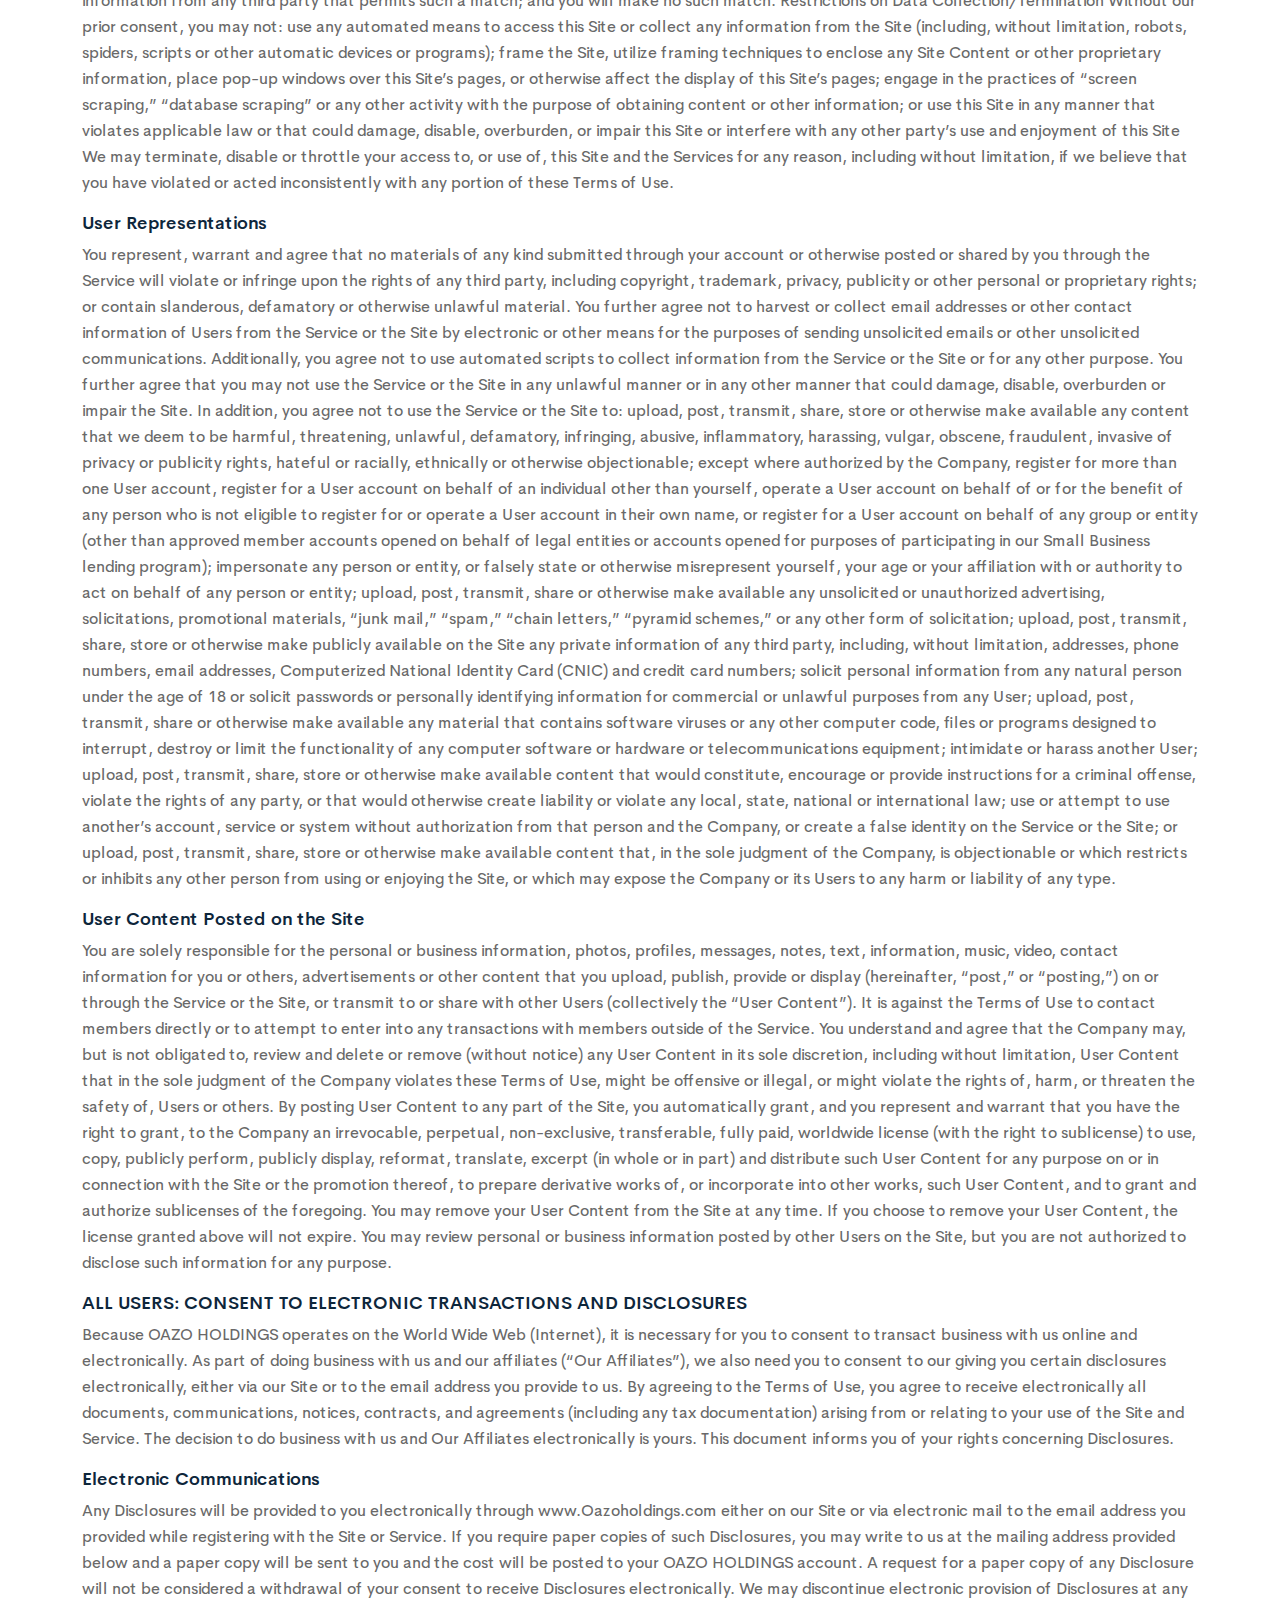
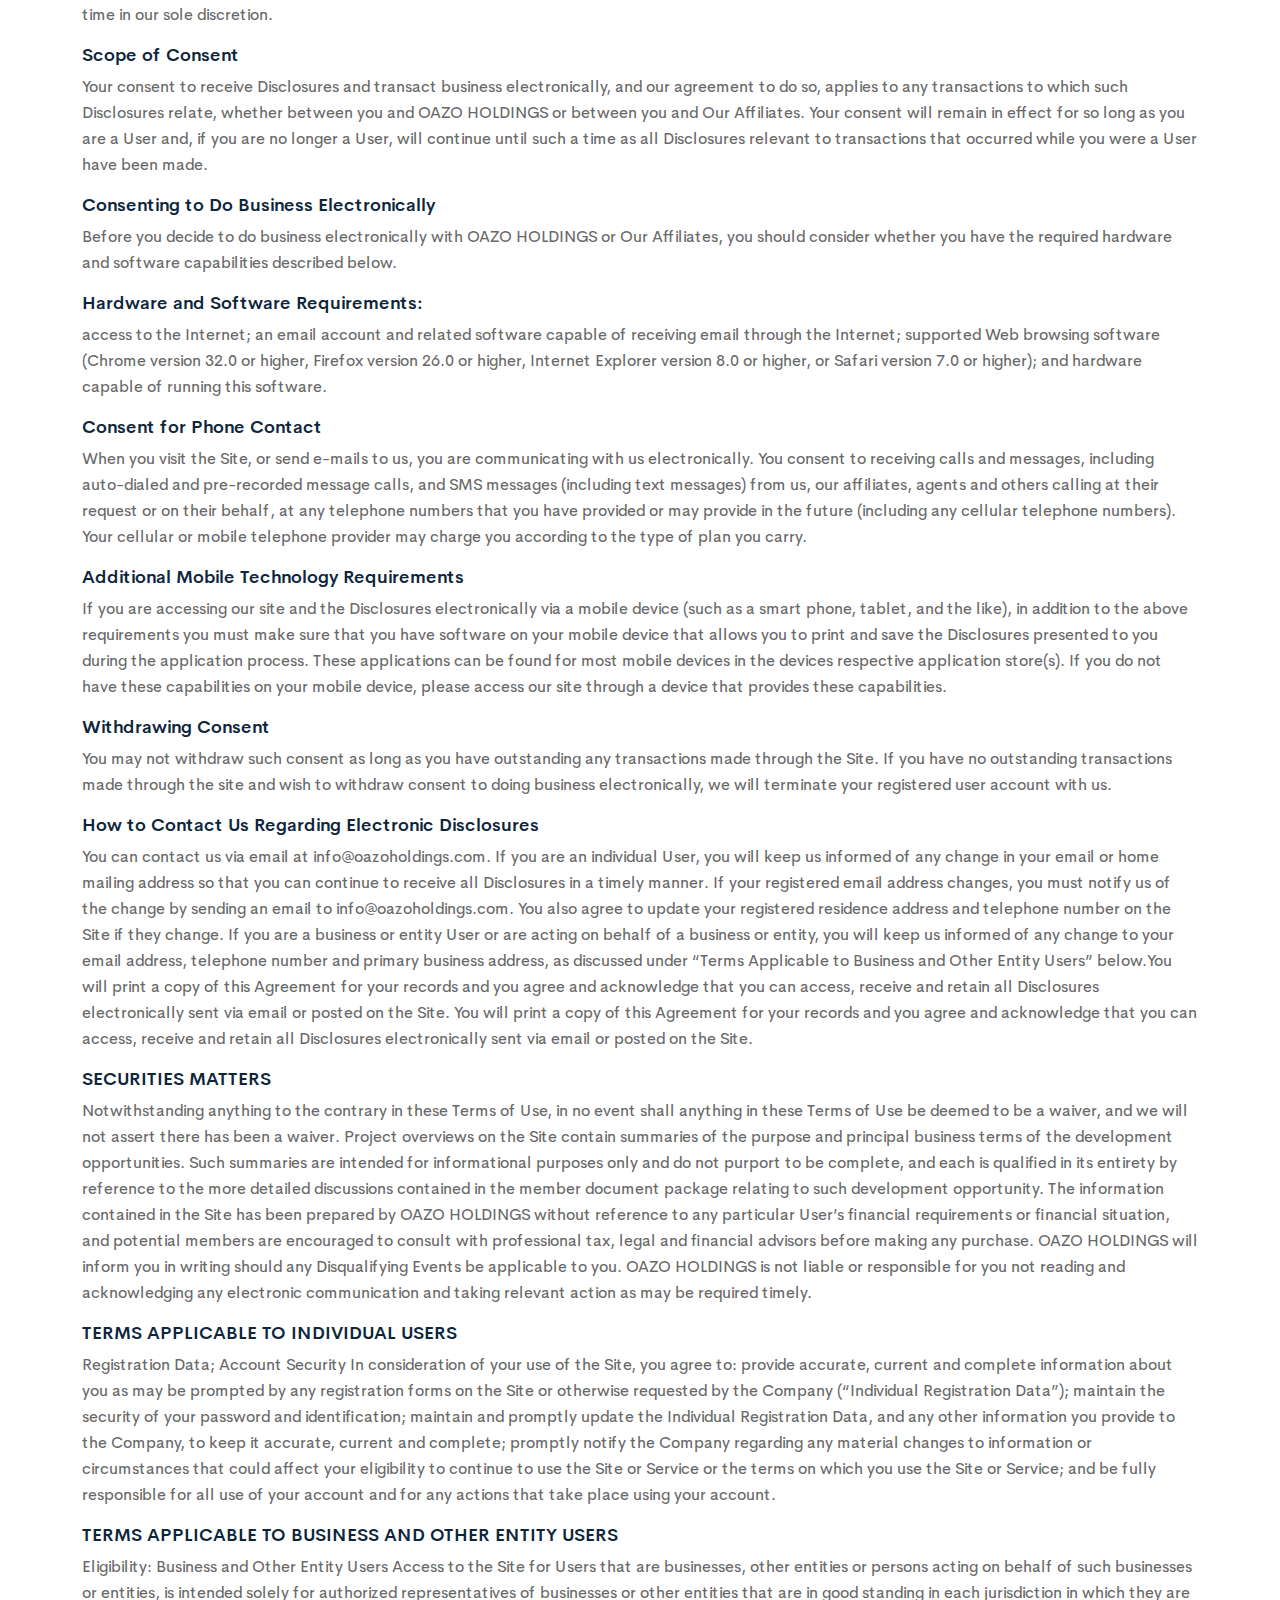
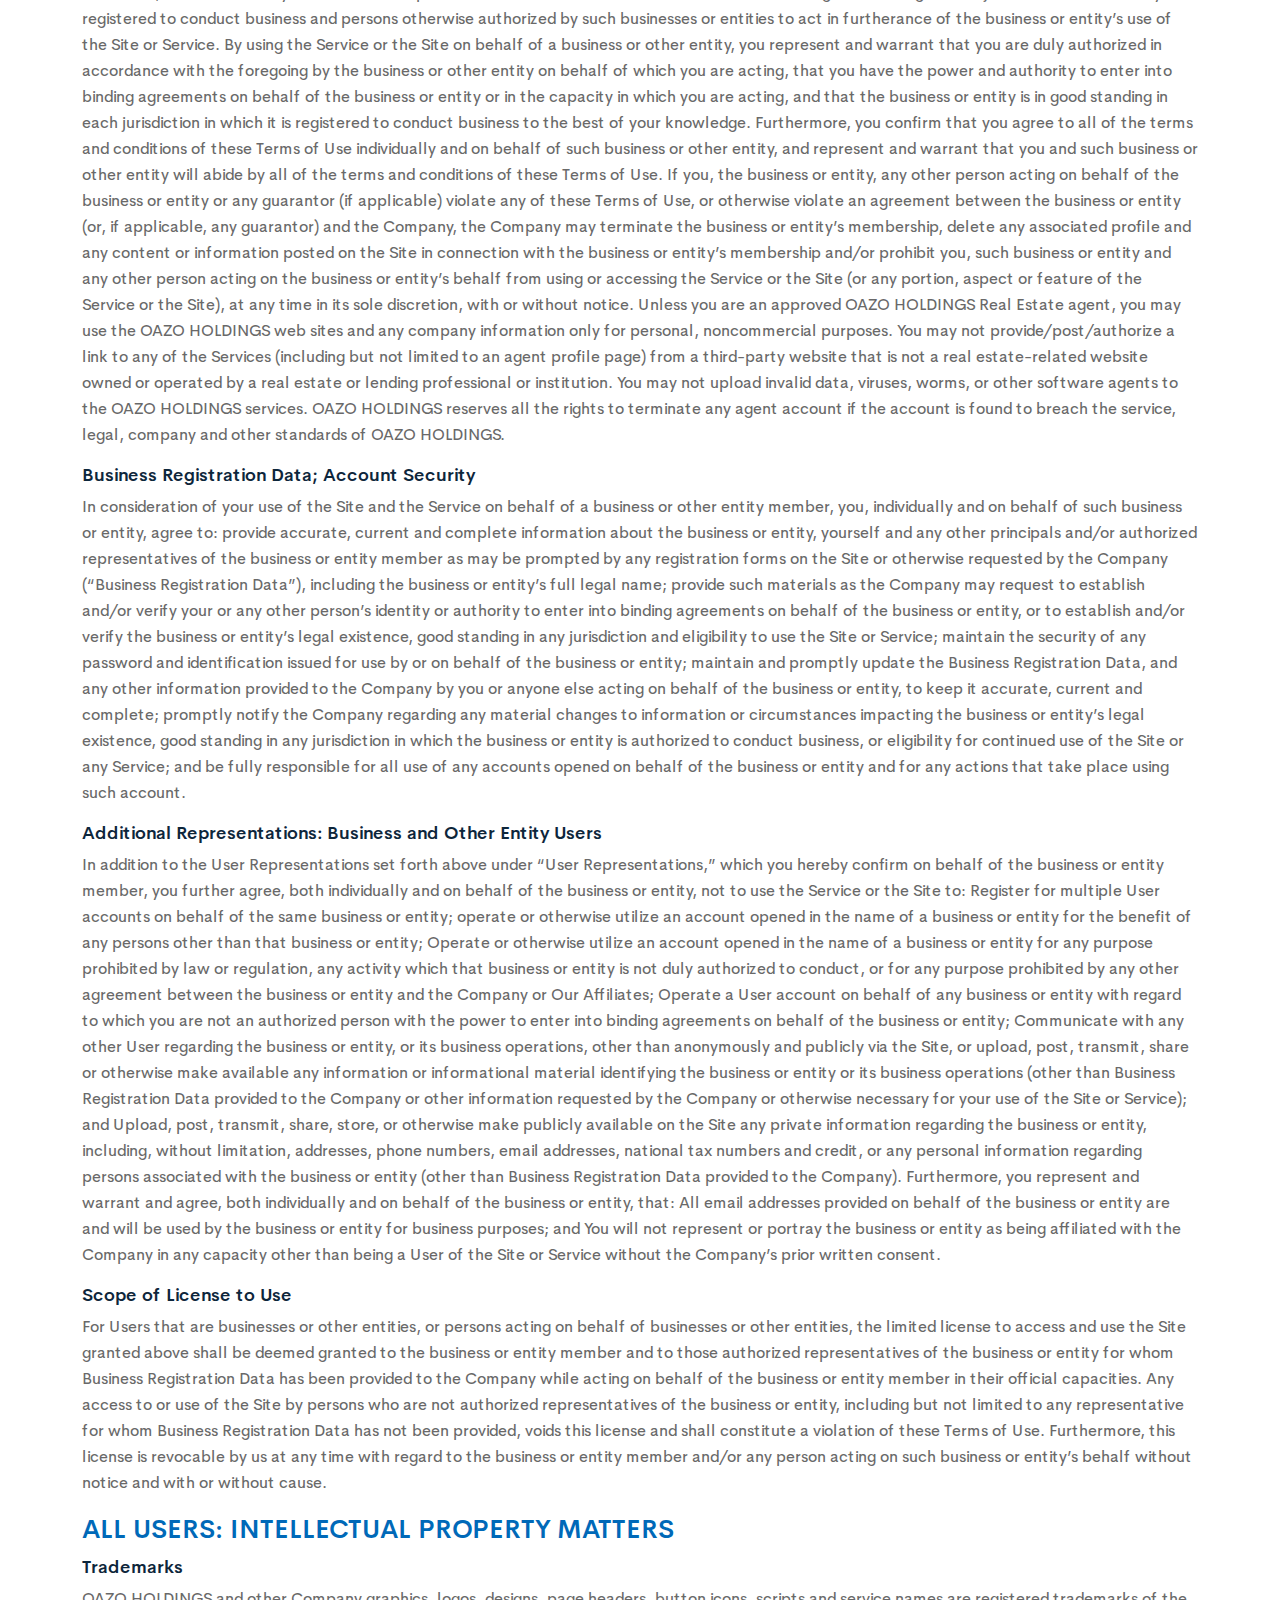
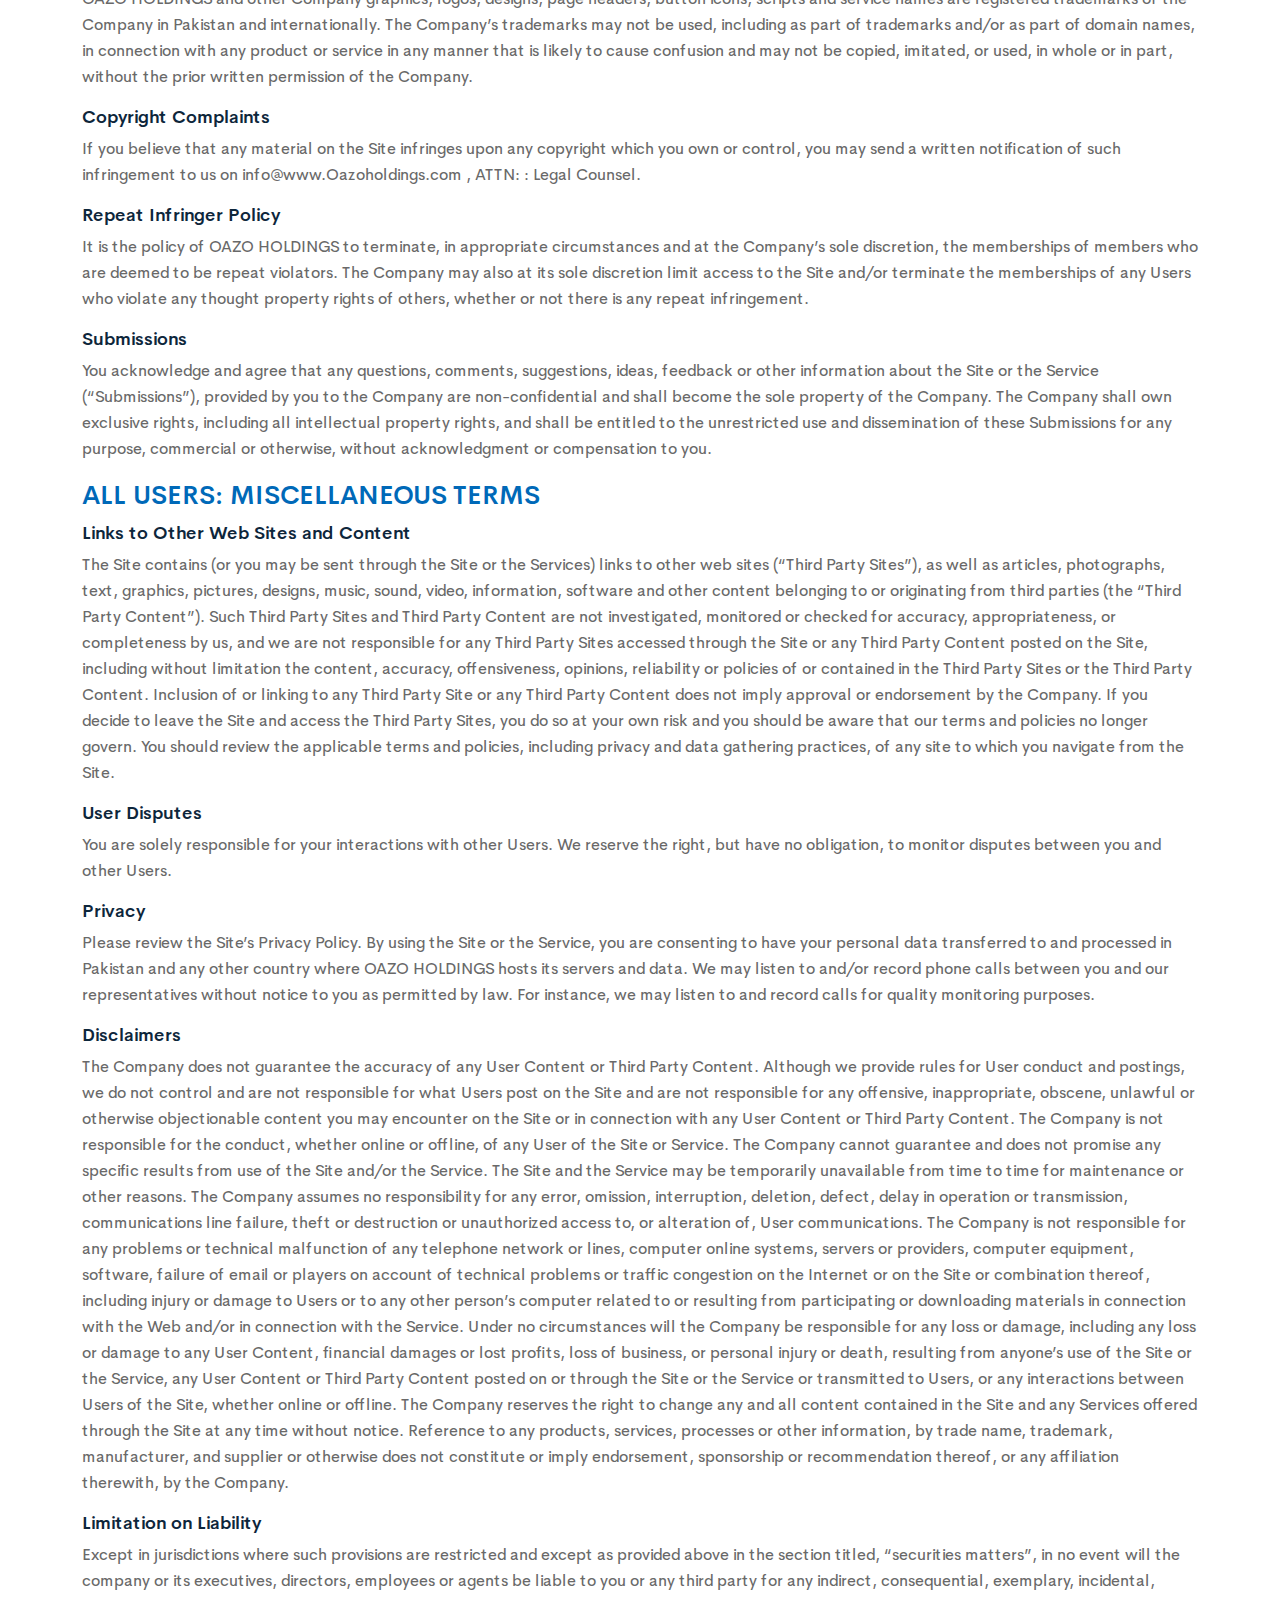
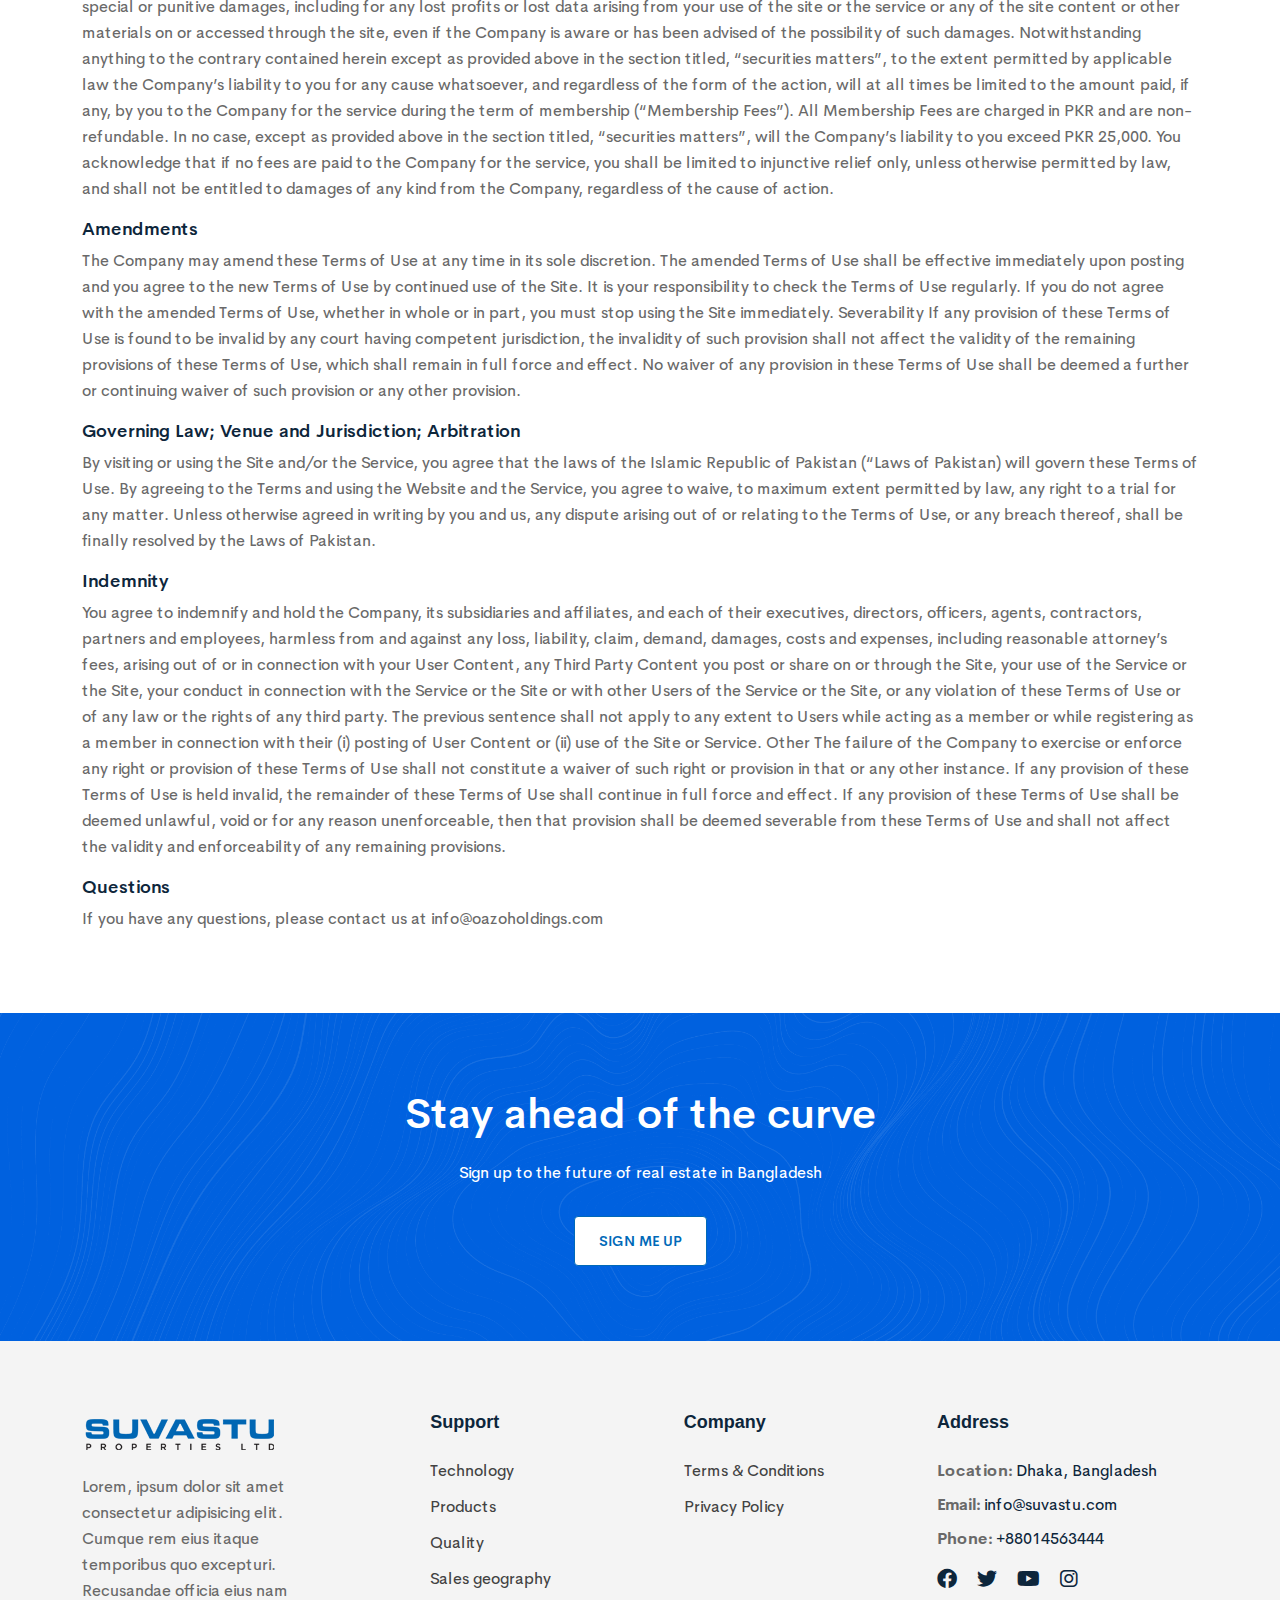
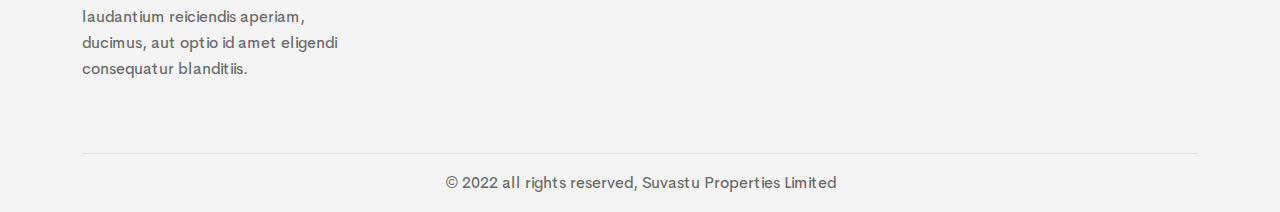
<file: terms-conditions.html>
<!doctype html>
<html class="no-js" lang="">
<head>
    <meta charset="utf-8">
    <meta http-equiv="x-ua-compatible" content="ie=edge">
    <title>Terms and Conditions | Suvastu</title>
    <meta name="description" content="">
    <meta name="viewport" content="width=device-width, initial-scale=1">

    <!-- favicon -->
    <link rel="shortcut icon" type="image/x-icon" href="">

    <!-- CSS here -->

    <!-- Font-awesome CSS -->
    <link rel="stylesheet" href="./assets/css/font-awesome-6.2.css">
    <!-- bootstrap css -->
    <link rel="stylesheet" href="./assets/plugins/bootstrap-5.2.0/css/bootstrap.min.css">
    <!-- owl carousel -->
    <link rel="stylesheet" href="./assets/plugins/owl-carousel/owl.carousel.min.css">
    <link rel="stylesheet" href="./assets/plugins/owl-carousel/owl.theme.default.css">
    <!-- magnific popup -->
    <link rel="stylesheet" href="./assets/plugins/magnific-popup/magnific-popup.css">
    <!-- Utilities CSS -->
    <link rel="stylesheet" href="./assets/css/utilities.css">
    <!-- Common CSS -->
    <link rel="stylesheet" href="./assets/css/common.css">
    <!-- Style CSS -->
    <link rel="stylesheet" href="./assets/css/style.css">
    <!-- Responsive CSS -->
    <link rel="stylesheet" href="./assets/css/responsive.css">

</head>
<body>
    <!--==================== Header Start ====================-->
    <header class="fixed-top">
      <div class="container">
        <nav class="navbar navbar-expand-lg">
          <a class="navbar-brand" href="./index.html">
            <img src="./assets/images/logo-blue.png" alt="" class="site-logo img-fluid">
          </a>
          <button class="navbar-toggler" type="button" data-bs-toggle="offcanvas" data-bs-target="#offcanvasNavbar" aria-controls="offcanvasNavbar">
            <span class="navbar-toggler-icon"></span>
          </button>
          <div class="offcanvas offcanvas-end" tabindex="-1" id="offcanvasNavbar" aria-labelledby="offcanvasNavbarLabel">
            <div class="offcanvas-header">
              <a href="#" class="offcanvas-title" id="offcanvasNavbarLabel">
                <img src="./assets/images/logo-blue.png" alt="" class="site-logo img-fluid">
              </a>
              <button type="button" class="btn-close" data-bs-dismiss="offcanvas" aria-label="Close"></button>
            </div>
            <div class="offcanvas-body align-items-center">
              <ul class="navbar-nav justify-content-end flex-grow-1">
                <li class="nav-item">
                  <a class="nav-link active" href="./index.html">Home</a>
                </li>
                <li class="nav-item">
                  <a class="nav-link" href="./about-us.html">About Us</a>
                </li>
                <li class="nav-item">
                  <a class="nav-link" href="./plans.html">Plans</a>
                </li>
                <li class="nav-item">
                  <a class="nav-link" href="./contact.html">Contact</a>
                </li>
                <li class="nav-item">
                  <a class="nav-link" href="./blog.html">Blog</a>
                </li>
                <li class="nav-item dropdown">
                  <a class="nav-link dropdown-toggle" href="#" role="button" data-bs-toggle="dropdown" aria-expanded="false">
                    Pages
                  </a>
                  <ul class="dropdown-menu">
                    <li><a class="dropdown-item" href="./blog-details.html">Blog Details</a></li>
                    <li><a class="dropdown-item" href="./projects.html">Projects</a></li>
                    <li><a class="dropdown-item" href="./project-details.html">Project Details</a></li>
                  </ul>
                </li>
              </ul>
            </div>
          </div>
        </nav>
      </div>
    </header>
    <!--==================== Header End ====================-->

    <main>
        <!--==================== banner start ====================-->
        <section class="page-banner-area" style="background: url('./assets/images/about/banner-bg.jpg'); background-position: center;
          background-repeat: no-repeat; background-size: cover;">
          <div class="container">
            <div class="row justify-content-center">
              <div class="col-lg-8">
                <h2 class="text-center text-uppercase text-white">Terms & Conditions</h2>
              </div>
            </div>
          </div>
        </section>
        <!--==================== banner end ====================-->

        <!--==================== terms condition start ====================-->
        <section class="our-story terms-privacy pt-60 pb-65">
          <div class="container">
            <div class="story-box">
              <h4 class="text-blue">TERMS OF SERVICE</h4>
              <h5>Terms of Use</h5>
              <p>
                Welcome to OAZO HOLDINGS. All products and services (collectively “Service”) are operated by OAZO HOLDINGS, a Dhaka, Bangladesh-based private limited company (“the Company,” “we,”, “us,” or “our,”). By accessing or using our website at www.oazoholdings.com, including any subdomain thereof (the “Site”), you (the “User”) signify that you have read, understood, and agreed to be bound by these terms of use (“Terms of Use”), regardless of whether you are a registered member of the Service. 
                In addition to these Terms of Use, you may enter into other agreements with us or others that will govern your use of the Service or related services offered by us or others. If there is any contradiction between these Terms of Use and another agreement you enter into applicable to specific aspects of the Service, the other agreement shall take precedence in relation to the specific aspects of the Service to which it applies. As used herein, “Users” means anyone who accesses and/or uses the Site. For any terms herein apply to all Users, all members, or business and other entity Users specifically, or where the context otherwise requires, “Users” shall be deemed to include any business or other entity on behalf of which the Site or Service is accessed by any other User, and “you” shall be deemed to include any such business or other entity and any person acting on behalf of any such business or other entity in connection with the use of the Site or Service.
              </p>

              <h5>Changes to these Terms of Use</h5>
              <p>
                We may make changes to these Terms of Use from time to time. If we do this, we will post the changed Terms of Use on the Site and will indicate at the top of this page the date the Terms of Use were last revised. You understand and agree that your continued use of the Service or the Site after we have made any such changes constitutes your acceptance of the new and revised “Terms of Use”.
              </p>

              <h4 class="text-blue">TERMS APPLICABLE TO ALL USERS: ELIGIBILITY, LICENSE, AND REPRESENTATIONS</h4>
              <h5>Eligibility: General</h5>
              <p>
                This Site is intended solely for Users who, if they are a natural person, are eighteen (18) years of age or older, and any registration by, use of, or access to the Site by any natural person under the age of 18 is unauthorized, unlicensed and in violation of these Terms of Use. By using the Service or the Site, you represent and warrant that, if you are a natural person, you are 18 or older and that you agree to and will abide by all               the terms and conditions of these Terms of Use. If you violate any of these Terms of Use, or otherwise violate an agreement between you and us, the Company may terminate your membership, delete your profile and any content or information that you have posted on the Site and/or prohibit you from using or accessing the Service or the Site (or any portion, aspect or feature of the Service or the Site), at any time in its sole discretion, with or without notice, including without limitation if it believes that you are under 18 year of age.
              </p>

              <h5>Proprietary Rights in Site Content; Limited License</h5>
              <p>
                All content on the Site, including but not limited to designs, text, graphics, pictures, video, information, software, music, sound and other files, and their selection and arrangement (the “Site Content”), are the proprietary property of the Company with all rights reserved. No Site Content may be modified, copied, distributed, framed, reproduced, republished, downloaded, displayed, posted, transmitted, or sold in any form or by any means, in whole or in part, without the Company’s prior written permission, except as provided in the following sentence and except that the foregoing does not apply to your own User Content (as defined below) that you legally post on the Site. Provided that you are eligible for use of the Site, you are granted a limited license to access and use the Site and to download or print a copy of any portion of the Site Content solely for your use in connection with your use of the Site or Service, provided that you keep all copyright or other proprietary notices intact. Except for your own User Content (as defined below), you may not republish Site Content on any Internet, Intranet or Extranet site or incorporate the information in any other database or compilation, and any other use of the Site Content is strictly prohibited. Any use of the Site or the Site Content other than as specifically authorized herein, without the prior written permission of the Company, is strictly prohibited and will terminate the license granted herein. Such unauthorized use may also violate applicable laws including without limitation copyright and trademark laws and applicable communications regulations and rules. Unless explicitly stated herein, nothing in these Terms of Use shall be construed as conferring any license to intellectual property rights, whether by group of legal doctrines in common law legal systems, implication or otherwise. This license is revocable by us at any time without notice and with or without cause. You may review personal information posted by or relating to other Users on the Site, but you are not authorized to disclose such information for any purpose. You may not reproduce any personal information. Further, you represent and warrant that:

                you do not have the ability to match any personal information posted by or relating to other Users to the identity of any individual;
                you will not make any attempt to obtain data permitting you to match any personal information posted by or relating to other Users to the identity of any individual;
                you will not accept any information from any third party that permits such a match; and
                you will make no such match.
                Restrictions on Data Collection/Termination
                Without our prior consent, you may not:

                use any automated means to access this Site or collect any information from the Site (including, without limitation, robots, spiders, scripts or other automatic devices or programs);
                frame the Site, utilize framing techniques to enclose any Site Content or other proprietary information, place pop-up windows over this Site’s pages, or otherwise affect the display of this Site’s pages; engage in the practices of “screen scraping,” “database scraping” or any other activity with the purpose of obtaining content or other information; or
                use this Site in any manner that violates applicable law or that could damage, disable, overburden, or impair this Site or interfere with any other party’s use and enjoyment of this Site
                We may terminate, disable or throttle your access to, or use of, this Site and the Services for any reason, including without limitation, if we believe that you have violated or acted inconsistently with any portion of these Terms of Use.

              </p>

              <h5>User Representations</h5>
              <p>
                You represent, warrant and agree that no materials of any kind submitted through your account or otherwise posted or shared by you through the Service will violate or infringe upon the rights of any third party, including copyright, trademark, privacy, publicity or other personal or proprietary rights; or contain slanderous, defamatory or otherwise unlawful material. You further agree not to harvest or collect email addresses or other contact information of Users from the Service or the Site by electronic or other means for the purposes of sending unsolicited emails or other unsolicited communications. Additionally, you agree not to use automated scripts to collect information from the Service or the Site or for any other purpose. You further agree that you may not use the Service or the Site in any unlawful manner or in any other manner that could damage, disable, overburden or impair the Site. In addition, you agree not to use the Service or the Site to:

                upload, post, transmit, share, store or otherwise make available any content that we deem to be harmful, threatening, unlawful, defamatory, infringing, abusive, inflammatory, harassing, vulgar, obscene, fraudulent, invasive of privacy or publicity rights, hateful or racially, ethnically or otherwise objectionable;
                except where authorized by the Company, register for more than one User account, register for a User account on behalf of an individual other than yourself, operate a User account on behalf of or for the benefit of any person who is not eligible to register for or operate a User account in their own name, or register for a User account on behalf of any group or entity (other than approved member accounts opened on behalf of legal entities or accounts opened for purposes of participating in our Small Business lending program);
                impersonate any person or entity, or falsely state or otherwise misrepresent yourself, your age or your affiliation with or authority to act on behalf of any person or entity;
                upload, post, transmit, share or otherwise make available any unsolicited or unauthorized advertising, solicitations, promotional materials, “junk mail,” “spam,” “chain letters,” “pyramid schemes,” or any other form of solicitation;
                upload, post, transmit, share, store or otherwise make publicly available on the Site any private information of any third party, including, without limitation, addresses, phone numbers, email addresses, Computerized National Identity Card (CNIC) and credit card numbers;
                solicit personal information from any natural person under the age of 18 or solicit passwords or personally identifying information for commercial or unlawful purposes from any User;
                upload, post, transmit, share or otherwise make available any material that contains software viruses or any other computer code, files or programs designed to interrupt, destroy or limit the functionality of any computer software or hardware or telecommunications equipment; intimidate or harass another User;
                upload, post, transmit, share, store or otherwise make available content that would constitute, encourage or provide instructions for a criminal offense, violate the rights of any party, or that would otherwise create liability or violate any local, state, national or international law;
                use or attempt to use another’s account, service or system without authorization from that person and the Company, or create a false identity on the Service or the Site; or
                upload, post, transmit, share, store or otherwise make available content that, in the sole judgment of the Company, is objectionable or which restricts or inhibits any other person from using or enjoying the Site, or which may expose the Company or its Users to any harm or liability of any type.

              </p>

              <h5>User Content Posted on the Site</h5>
              <p>
                You are solely responsible for the personal or business information, photos, profiles, messages, notes, text, information, music, video, contact information for you or others, advertisements or other content that you upload, publish, provide or display (hereinafter, “post,” or “posting,”) on or through the Service or the Site, or transmit to or share with other Users (collectively the “User Content”). It is against the Terms of Use to contact members directly or to attempt to enter into any transactions with members outside of the Service. You understand and agree that the Company may, but is not obligated to, review and delete or remove (without notice) any User Content in its sole discretion, including without limitation, User Content that in the sole judgment of the Company violates these Terms of Use, might be offensive or illegal, or might violate the rights of, harm, or threaten the safety of, Users or others. By posting User Content to any part of the Site, you automatically grant, and you represent and warrant that you have the right to grant, to the Company an irrevocable, perpetual, non-exclusive, transferable, fully paid, worldwide license (with the right to sublicense) to use, copy, publicly perform, publicly display, reformat, translate, excerpt (in whole or in part) and distribute such User Content for any purpose on or in connection with the Site or the promotion thereof, to prepare derivative works of, or incorporate into other works, such User Content, and to grant and authorize sublicenses of the foregoing. You may remove your User Content from the Site at any time. If you choose to remove your User Content, the license granted above will not expire. You may review personal or business information posted by other Users on the Site, but you are not authorized to disclose such information for any purpose.
              </p>

              <h5>ALL USERS: CONSENT TO ELECTRONIC TRANSACTIONS AND DISCLOSURES</h5>
              <p>
                Because OAZO HOLDINGS operates on the World Wide Web (Internet), it is necessary for you to consent to transact business with us online and electronically. As part of doing business with us and our affiliates (“Our Affiliates”), we also need you to consent to our giving you certain disclosures electronically, either via our Site or to the email address you provide to us. By agreeing to the Terms of Use, you agree to receive electronically all documents, communications, notices, contracts, and agreements (including any tax documentation) arising from or relating to your use of the Site and Service. The decision to do business with us and Our Affiliates electronically is yours. This document informs you of your rights concerning Disclosures.
              </p>

              <h5>Electronic Communications</h5>
              <p>
                Any Disclosures will be provided to you electronically through www.Oazoholdings.com either on our Site or via electronic mail to the email address you provided while registering with the Site or Service. If you require paper copies of such Disclosures, you may write to us at the mailing address provided below and a paper copy will be sent to you and the cost will be posted to your OAZO HOLDINGS account. A request for a paper copy of any Disclosure will not be considered a withdrawal of your consent to receive Disclosures electronically. We may discontinue electronic provision of Disclosures at any time in our sole discretion.
              </p>

              <h5>Scope of Consent</h5>
              <p>
                Your consent to receive Disclosures and transact business electronically, and our agreement to do so, applies to any transactions to which such Disclosures relate, whether between you and OAZO HOLDINGS or between you and Our Affiliates. Your consent will remain in effect for so long as you are a User and, if you are no longer a User, will continue until such a time as all Disclosures relevant to transactions that occurred while you were a User have been made.
              </p>

              <h5>Consenting to Do Business Electronically</h5>
              <p>
                Before you decide to do business electronically with OAZO HOLDINGS or Our Affiliates, you should consider whether you have the required hardware and software capabilities described below.
              </p>

              <h5>Hardware and Software Requirements:</h5>
              <p>
                access to the Internet;
                an email account and related software capable of receiving email through the Internet;
                supported Web browsing software (Chrome version 32.0 or higher, Firefox version 26.0 or higher, Internet Explorer version 8.0 or higher, or Safari version 7.0 or higher); and
                hardware capable of running this software.
                
              </p>

              <h5>Consent for Phone Contact</h5>
              <p>
                When you visit the Site, or send e-mails to us, you are communicating with us electronically. You consent to receiving calls and messages, including auto-dialed and pre-recorded message calls, and SMS messages (including text messages) from us, our affiliates, agents and others calling at their request or on their behalf, at any telephone numbers that you have provided or may provide in the future (including any cellular telephone numbers). Your cellular or mobile telephone provider may charge you according to the type of plan you carry.
              </p>

              <h5>Additional Mobile Technology Requirements</h5>
              <p>
                If you are accessing our site and the Disclosures electronically via a mobile device (such as a smart phone, tablet, and the like), in addition to the above requirements you must make sure that you have software on your mobile device that allows you to print and save the Disclosures presented to you during the application process. These applications can be found for most mobile devices in the devices respective application store(s). If you do not have these capabilities on your mobile device, please access our site through a device that provides these capabilities.
              </p>

              <h5>Withdrawing Consent</h5>
              <p>
                You may not withdraw such consent as long as you have outstanding any transactions made through the Site. If you have no outstanding transactions made through the site and wish to withdraw consent to doing business electronically, we will terminate your registered user account with us.
              </p>

              <h5>How to Contact Us Regarding Electronic Disclosures</h5>
              <p>
                You can contact us via email at info@oazoholdings.com.

                If you are an individual User, you will keep us informed of any change in your email or home mailing address so that you can continue to receive all Disclosures in a timely manner. If your registered email address changes, you must notify us of the change by sending an email to info@oazoholdings.com. You also agree to update your registered residence address and telephone number on the Site if they change. If you are a business or entity User or are acting on behalf of a business or entity, you will keep us informed of any change to your email address, telephone number and primary business address, as discussed under “Terms Applicable to Business and Other Entity Users” below.You will print a copy of this Agreement for your records and you agree and acknowledge that you can access, receive and retain all Disclosures electronically sent via email or posted on the Site.

                You will print a copy of this Agreement for your records and you agree and acknowledge that you can access, receive and retain all Disclosures electronically sent via email or posted on the Site.

              </p>

              <h5>SECURITIES MATTERS</h5>
              <p>
                Notwithstanding anything to the contrary in these Terms of Use, in no event shall anything in these Terms of Use be deemed to be a waiver, and we will not assert there has been a waiver. Project overviews on the Site contain summaries of the purpose and principal business terms of the development opportunities. Such summaries are intended for informational purposes only and do not purport to be complete, and each is qualified in its entirety by reference to the more detailed discussions contained in the member document package relating to such development opportunity. The information contained in the Site has been prepared by OAZO HOLDINGS without reference to any particular User’s financial requirements or financial situation, and potential members are encouraged to consult with professional tax, legal and financial advisors before making any purchase. OAZO HOLDINGS will inform you in writing should any Disqualifying Events be applicable to you. OAZO HOLDINGS is not liable or responsible for you not reading and acknowledging any electronic communication and taking relevant action as may be required timely.
              </p>

              <h5>TERMS APPLICABLE TO INDIVIDUAL USERS</h5>
              <p>
                Registration Data; Account Security
                In consideration of your use of the Site, you agree to:

                provide accurate, current and complete information about you as may be prompted by any registration forms on the Site or otherwise requested by the Company (“Individual Registration Data”);
                maintain the security of your password and identification;
                maintain and promptly update the Individual Registration Data, and any other information you provide to the Company, to keep it accurate, current and complete;
                promptly notify the Company regarding any material changes to information or circumstances that could affect your eligibility to continue to use the Site or Service or the terms on which you use the Site or Service; and
                be fully responsible for all use of your account and for any actions that take place using your account.

              </p>

              <h5>TERMS APPLICABLE TO BUSINESS AND OTHER ENTITY USERS</h5>
              <p>
                Eligibility: Business and Other Entity Users
                Access to the Site for Users that are businesses, other entities or persons acting on behalf of such businesses or entities, is intended solely for authorized representatives of businesses or other entities that are in good standing in each jurisdiction in which they are registered to conduct business and persons otherwise authorized by such businesses or entities to act in furtherance of the business or entity’s use of the Site or Service. By using the Service or the Site on behalf of a business or other entity, you represent and warrant that you are duly authorized in accordance with the foregoing by the business or other entity on behalf of which you are acting, that you have the power and authority to enter into binding agreements on behalf of the business or entity or in the capacity in which you are acting, and that the business or entity is in good standing in each jurisdiction in which it is registered to conduct business to the best of your knowledge. Furthermore, you confirm that you agree to all of the terms and conditions of these Terms of Use individually and on behalf of such business or other entity, and represent and warrant that you and such business or other entity will abide by all of the terms and conditions of these Terms of Use. If you, the business or entity, any other person acting on behalf of the business or entity or any guarantor (if applicable) violate any of these Terms of Use, or otherwise violate an agreement between the business or entity (or, if applicable, any guarantor) and the Company, the Company may terminate the business or entity’s membership, delete any associated profile and any content or information posted on the Site in connection with the business or entity’s membership and/or prohibit you, such business or entity and any other person acting on the business or entity’s behalf from using or accessing the Service or the Site (or any portion, aspect or feature of the Service or the Site), at any time in its sole discretion, with or without notice. Unless you are an approved OAZO HOLDINGS Real Estate agent, you may use the OAZO HOLDINGS web sites and any company information only for personal, noncommercial purposes. You may not provide/post/authorize a link to any of the Services (including but not limited to an agent profile page) from a third-party website that is not a real estate-related website owned or operated by a real estate or lending professional or institution. You may not upload invalid data, viruses, worms, or other software agents to the OAZO HOLDINGS services. OAZO HOLDINGS reserves all the rights to terminate any agent account if the account is found to breach the service, legal, company and other standards of OAZO HOLDINGS.

              </p>

              <h5>Business Registration Data; Account Security</h5>
              <p>
                In consideration of your use of the Site and the Service on behalf of a business or other entity member, you, individually and on behalf of such business or entity, agree to:

                provide accurate, current and complete information about the business or entity, yourself and any other principals and/or authorized representatives of the business or entity member as may be prompted by any registration forms on the Site or otherwise requested by the Company (“Business Registration Data”), including the business or entity’s full legal name;
                provide such materials as the Company may request to establish and/or verify your or any other person’s identity or authority to enter into binding agreements on behalf of the business or entity, or to establish and/or verify the business or entity’s legal existence, good standing in any jurisdiction and eligibility to use the Site or Service;
                maintain the security of any password and identification issued for use by or on behalf of the business or entity;
                maintain and promptly update the Business Registration Data, and any other information provided to the Company by you or anyone else acting on behalf of the business or entity, to keep it accurate, current and complete;
                promptly notify the Company regarding any material changes to information or circumstances impacting the business or entity’s legal existence, good standing in any jurisdiction in which the business or entity is authorized to conduct business, or eligibility for continued use of the Site or any Service; and
                be fully responsible for all use of any accounts opened on behalf of the business or entity and for any actions that take place using such account.
                
              </p>

              <h5>Additional Representations: Business and Other Entity Users</h5>
              <p>
                In addition to the User Representations set forth above under “User Representations,” which you hereby confirm on behalf of the business or entity member, you further agree, both individually and on behalf of the business or entity, not to use the Service or the Site to:

                Register for multiple User accounts on behalf of the same business or entity; operate or otherwise utilize an account opened in the name of a business or entity for the benefit of any persons other than that business or entity;
                Operate or otherwise utilize an account opened in the name of a business or entity for any purpose prohibited by law or regulation, any activity which that business or entity is not duly authorized to conduct, or for any purpose prohibited by any other agreement between the business or entity and the Company or Our Affiliates;
                Operate a User account on behalf of any business or entity with regard to which you are not an authorized person with the power to enter into binding agreements on behalf of the business or entity;
                Communicate with any other User regarding the business or entity, or its business operations, other than anonymously and publicly via the Site, or upload, post, transmit, share or otherwise make available any information or informational material identifying the business or entity or its business operations (other than Business Registration Data provided to the Company or other information requested by the Company or otherwise necessary for your use of the Site or Service); and
                Upload, post, transmit, share, store, or otherwise make publicly available on the Site any private information regarding the business or entity, including, without limitation, addresses, phone numbers, email addresses, national tax numbers and credit, or any personal information regarding persons associated with the business or entity (other than Business Registration Data provided to the Company).
                Furthermore, you represent and warrant and agree, both individually and on behalf of the business or entity, that:

                All email addresses provided on behalf of the business or entity are and will be used by the business or entity for business purposes; and
                You will not represent or portray the business or entity as being affiliated with the Company in any capacity other than being a User of the Site or Service without the Company’s prior written consent.

              </p>

              <h5>Scope of License to Use</h5>
              <p>
                For Users that are businesses or other entities, or persons acting on behalf of businesses or other entities, the limited license to access and use the Site granted above shall be deemed granted to the business or entity member and to those authorized representatives of the business or entity for whom Business Registration Data has been provided to the Company while acting on behalf of the business or entity member in their official capacities. Any access to or use of the Site by persons who are not authorized representatives of the business or entity, including but not limited to any representative for whom Business Registration Data has not been provided, voids this license and shall constitute a violation of these Terms of Use. Furthermore, this license is revocable by us at any time with regard to the business or entity member and/or any person acting on such business or entity’s behalf without notice and with or without cause.
              </p>

              <h4 class="text-blue">ALL USERS: INTELLECTUAL PROPERTY MATTERS</h4>
              <h5>Trademarks</h5>
              <p>
                OAZO HOLDINGS and other Company graphics, logos, designs, page headers, button icons, scripts and service names are registered trademarks of the Company in Pakistan and internationally. The Company’s trademarks may not be used, including as part of trademarks and/or as part of domain names, in connection with any product or service in any manner that is likely to cause confusion and may not be copied, imitated, or used, in whole or in part, without the prior written permission of the Company.
              </p>

              <h5>Copyright Complaints</h5>
              <p>
                If you believe that any material on the Site infringes upon any copyright which you own or control, you may send a written notification of such infringement to us on info@www.Oazoholdings.com , ATTN: : Legal Counsel.
              </p>

              <h5>Repeat Infringer Policy</h5>
              <p>
                It is the policy of OAZO HOLDINGS to terminate, in appropriate circumstances and at the Company’s sole discretion, the memberships of members who are deemed to be repeat violators. The Company may also at its sole discretion limit access to the Site and/or terminate the memberships of any Users who violate any thought property rights of others, whether or not there is any repeat infringement.
              </p>

              <h5>Submissions</h5>
              <p>
                You acknowledge and agree that any questions, comments, suggestions, ideas, feedback or other information about the Site or the Service (“Submissions”), provided by you to the Company are non-confidential and shall become the sole property of the Company. The Company shall own exclusive rights, including all intellectual property rights, and shall be entitled to the unrestricted use and dissemination of these Submissions for any purpose, commercial or otherwise, without acknowledgment or compensation to you.
              </p>

              <h4 class="text-blue">ALL USERS: MISCELLANEOUS TERMS</h4>
              <h5>Links to Other Web Sites and Content</h5>
              <p>
                The Site contains (or you may be sent through the Site or the Services) links to other web sites (“Third Party Sites”), as well as articles, photographs, text, graphics, pictures, designs, music, sound, video, information, software and other content belonging to or originating from third parties (the “Third Party Content”). Such Third Party Sites and Third Party Content are not investigated, monitored or checked for accuracy, appropriateness, or completeness by us, and we are not responsible for any Third Party Sites accessed through the Site or any Third Party Content posted on the Site, including without limitation the content, accuracy, offensiveness, opinions, reliability or policies of or contained in the Third Party Sites or the Third Party Content. Inclusion of or linking to any Third Party Site or any Third Party Content does not imply approval or endorsement by the Company. If you decide to leave the Site and access the Third Party Sites, you do so at your own risk and you should be aware that our terms and policies no longer govern. You should review the applicable terms and policies, including privacy and data gathering practices, of any site to which you navigate from the Site.
              </p>

              <h5>User Disputes</h5>
              <p>
                You are solely responsible for your interactions with other Users. We reserve the right, but have no obligation, to monitor disputes between you and other Users.
              </p>

              <h5>Privacy</h5>
              <p>
                Please review the Site’s Privacy Policy. By using the Site or the Service, you are consenting to have your personal data transferred to and processed in Pakistan and any other country where OAZO HOLDINGS hosts its servers and data. We may listen to and/or record phone calls between you and our representatives without notice to you as permitted by law. For instance, we may listen to and record calls for quality monitoring purposes.
              </p>

              <h5>Disclaimers</h5>
              <p>
                The Company does not guarantee the accuracy of any User Content or Third Party Content. Although we provide rules for User conduct and postings, we do not control and are not responsible for what Users post on the Site and are not responsible for any offensive, inappropriate, obscene, unlawful or otherwise objectionable content you may encounter on the Site or in connection with any User Content or Third Party Content. The Company is not responsible for the conduct, whether online or offline, of any User of the Site or Service. The Company cannot guarantee and does not promise any specific results from use of the Site and/or the Service. The Site and the Service may be temporarily unavailable from time to time for maintenance or other reasons. The Company assumes no responsibility for any error, omission, interruption, deletion, defect, delay in operation or transmission, communications line failure, theft or destruction or unauthorized access to, or alteration of, User communications. The Company is not responsible for any problems or technical malfunction of any telephone network or lines, computer online systems, servers or providers, computer equipment, software, failure of email or players on account of technical problems or traffic congestion on the Internet or on the Site or combination thereof, including injury or damage to Users or to any other person’s computer related to or resulting from participating or downloading materials in connection with the Web and/or in connection with the Service. Under no circumstances will the Company be responsible for any loss or damage, including any loss or damage to any User Content, financial damages or lost profits, loss of business, or personal injury or death, resulting from anyone’s use of the Site or the Service, any User Content or Third Party Content posted on or through the Site or the Service or transmitted to Users, or any interactions between Users of the Site, whether online or offline. The Company reserves the right to change any and all content contained in the Site and any Services offered through the Site at any time without notice. Reference to any products, services, processes or other information, by trade name, trademark, manufacturer, and supplier or otherwise does not constitute or imply endorsement, sponsorship or recommendation thereof, or any affiliation therewith, by the Company.
              </p>

              <h5>Limitation on Liability</h5>
              <p>
                Except in jurisdictions where such provisions are restricted and except as provided above in the section titled, “securities matters”, in no event will the company or its executives, directors, employees or agents be liable to you or any third party for any indirect, consequential, exemplary, incidental, special or punitive damages, including for any lost profits or lost data arising from your use of the site or the service or any of the site content or other materials on or accessed through the site, even if the Company is aware or has been advised of the possibility of such damages. Notwithstanding anything to the contrary contained herein except as provided above in the section titled, “securities matters”, to the extent permitted by applicable law the Company’s liability to you for any cause whatsoever, and regardless of the form of the action, will at all times be limited to the amount paid, if any, by you to the Company for the service during the term of membership (“Membership Fees”). All Membership Fees are charged in PKR and are non-refundable. In no case, except as provided above in the section titled, “securities matters”, will the Company’s liability to you exceed PKR 25,000. You acknowledge that if no fees are paid to the Company for the service, you shall be limited to injunctive relief only, unless otherwise permitted by law, and shall not be entitled to damages of any kind from the Company, regardless of the cause of action.
              </p>

              <h5>Amendments</h5>
              <p>
                The Company may amend these Terms of Use at any time in its sole discretion. The amended Terms of Use shall be effective immediately upon posting and you agree to the new Terms of Use by continued use of the Site. It is your responsibility to check the Terms of Use regularly. If you do not agree with the amended Terms of Use, whether in whole or in part, you must stop using the Site immediately. Severability If any provision of these Terms of Use is found to be invalid by any court having competent jurisdiction, the invalidity of such provision shall not affect the validity of the remaining provisions of these Terms of Use, which shall remain in full force and effect. No waiver of any provision in these Terms of Use shall be deemed a further or continuing waiver of such provision or any other provision.
              </p>
              
              <h5>Governing Law; Venue and Jurisdiction; Arbitration</h5>
              <p>
                By visiting or using the Site and/or the Service, you agree that the laws of the Islamic Republic of Pakistan (“Laws of Pakistan) will govern these Terms of Use. By agreeing to the Terms and using the Website and the Service, you agree to waive, to maximum extent permitted by law, any right to a trial for any matter. Unless otherwise agreed in writing by you and us, any dispute arising out of or relating to the Terms of Use, or any breach thereof, shall be finally resolved by the Laws of Pakistan.
              </p>

              <h5>Indemnity</h5>
              <p>
                You agree to indemnify and hold the Company, its subsidiaries and affiliates, and each of their executives, directors, officers, agents, contractors, partners and employees, harmless from and against any loss, liability, claim, demand, damages, costs and expenses, including reasonable attorney’s fees, arising out of or in connection with your User Content, any Third Party Content you post or share on or through the Site, your use of the Service or the Site, your conduct in connection with the Service or the Site or with other Users of the Service or the Site, or any violation of these Terms of Use or of any law or the rights of any third party. The previous sentence shall not apply to any extent to Users while acting as a member or while registering as a member in connection with their (i) posting of User Content or (ii) use of the Site or Service. Other The failure of the Company to exercise or enforce any right or provision of these Terms of Use shall not constitute a waiver of such right or provision in that or any other instance. If any provision of these Terms of Use is held invalid, the remainder of these Terms of Use shall continue in full force and effect. If any provision of these Terms of Use shall be deemed unlawful, void or for any reason unenforceable, then that provision shall be deemed severable from these Terms of Use and shall not affect the validity and enforceability of any remaining provisions.
              </p>

              <h5>Questions</h5>
              <p>
                If you have any questions, please contact us at info@oazoholdings.com
              </p>

              <h5></h5>
              <p>
                
              </p>

              <h5></h5>
              <p>
                
              </p>
            </div>
          </div>
        </section>
        <!--==================== terms condition end ====================-->

    </main>

    <!--==================== footer start ====================-->
    <footer>
      <!-- footer top -->
      <div class="footer-top-area pt-75 pb-75">
        <div class="container">
          <div class="row justify-content-center">
            <div class="col-md-6">
              <div class="signup-box text-center">
                <h2 class="heading text-white mb-20">Stay ahead of the curve</h2>
                <p class="text-white mb-30">
                  Sign up to the future of real estate in Bangladesh
                </p>
                <p>
                  <a href="#" class="btn btn-white text-uppercase">sign me up</a>
                </p>
              </div>
            </div>
          </div>
        </div>
      </div>

      <!-- footer middle -->
      <div class="footer-middle-area bg-light-ash pt-70 pb-55">
        <div class="container">
          <div class="row justify-content-between">
            <div class="col-12 col-lg-3 mb-3">
              <div class="company-info-box">
                <div class="site-logo mb-3">
                  <img src="./assets/images/logo-blue.png" alt="" class="img-fluid">
                </div>
                <p>
                  Lorem, ipsum dolor sit amet consectetur adipisicing elit. Cumque rem eius itaque temporibus quo excepturi. Recusandae officia eius nam laudantium reiciendis aperiam, ducimus, aut optio id amet eligendi consequatur blanditiis.
                </p>
              </div>
            </div>
            <div class="col-6 col-lg-2 mb-3">
              <div class="links-box">
                <h5 class="heading mb-25">Support</h5>
                <ul>
                  <li class="link-item">
                    <a href="#">Technology</a>
                  </li>
                  <li class="link-item">
                    <a href="#">Products</a>
                  </li>
                  <li class="link-item">
                    <a href="#">Quality</a>
                  </li>
                  <li class="link-item">
                    <a href="#">Sales geography</a>
                  </li>
                </ul>
              </div>
            </div>
            <div class="col-6 col-lg-2 mb-3">
              <div class="links-box">
                <h5 class="heading mb-25">Company</h5>
                <ul>
                  <li class="link-item">
                    <a href="./terms-conditions.html">Terms & Conditions</a>
                  </li>
                  <li class="link-item">
                    <a href="./privacy-policy.html">Privacy Policy</a>
                  </li>
                </ul>
              </div>
            </div>
            <div class="col-12 col-lg-3 mb-3">
              <div class="address-box">
                <h5 class="heading mb-25">Address</h5>
                <ul>
                  <li class="mb-2">
                    <p>
                      <b>Location:</b>
                      <a href="#">Dhaka, Bangladesh</a>
                    </p>
                  </li>
                  <li class="mb-2">
                    <p>
                      <b>Email:</b>
                      <a href="mailto: abc@mail.com">info@suvastu.com</a>
                    </p>
                  </li>
                  <li class="mb-2">
                    <p>
                      <b>Phone:</b>
                      <a href="phone: 3243435">+88014563444</a>
                    </p>
                  </li>
                </ul>
              </div>
              <div class="social-icons-area mt-3">
                <ul class="d-flex">
                    <li>
                        <a href="#"><i class="fab fa-facebook"></i></a>
                    </li>
                    <li>
                        <a href="#"><i class="fa-brands fa-twitter"></i></a>
                    </li>
                    <li>
                        <a href="#"><i class="fa-brands fa-youtube"></i></a>
                    </li>
                    <li>
                        <a href="#"><i class="fa-brands fa-instagram"></i></a>
                    </li>
                </ul>
              </div>
            </div>
          </div>
        </div>
      </div>

      <!-- footer bottom -->
      <div class="footer-bottom-area bg-light-ash">
        <div class="container">
          <div class="row">
            <div class="col-12">
              <p class="copyright-text text-center">
                &copy; 2022 all rights reserved, Suvastu Properties Limited
              </p>
            </div>
          </div>
        </div>
      </div>
    </footer>
    <!--==================== footer end ====================-->


    <!-- JS here -->
    <script src="./assets/js/modernizr-3.5.0.min.js"></script>
    <script src="./assets/js/jquery-3.2.1.min.js"></script>
    <script src="./assets/plugins/bootstrap-5.2.0/js/bootstrap.bundle.min.js"></script>
    <script src="./assets/plugins/owl-carousel/owl.carousel.min.js"></script>
    <script src="./assets/plugins/magnific-popup/magnific-popup.js"></script>
    <!-- counter up -->
    <script src="./assets/js/waypoints.js"></script>
    <script src="./assets/js/counterup.js"></script>
    <script src="./assets/js/all.js"></script>
</body>
</html>
</file>
<file: assets/css/utilities.css>
/*-- Margin Top --*/
.mt-5 {
	margin-top: 5px;
}
.mt-10 {
	margin-top: 10px;
}
.mt-15 {
	margin-top: 15px;
}
.mt-20 {
	margin-top: 20px;
}
.mt-25 {
	margin-top: 25px;
}
.mt-30 {
	margin-top: 30px;
}
.mt-35 {
	margin-top: 35px;
}
.mt-40 {
	margin-top: 40px;
}
.mt-45 {
	margin-top: 45px;
}
.mt-50 {
	margin-top: 50px;
}
.mt-55 {
	margin-top: 55px;
}
.mt-60 {
	margin-top: 60px;
}
.mt-65 {
	margin-top: 65px;
}
.mt-70 {
	margin-top: 70px;
}
.mt-75 {
	margin-top: 75px;
}
.mt-80 {
	margin-top: 80px;
}
.mt-85 {
	margin-top: 85px;
}
.mt-90 {
	margin-top: 90px;
}
.mt-95 {
	margin-top: 95px;
}
.mt-100 {
	margin-top: 100px;
}
.mt-105 {
	margin-top: 105px;
}
.mt-110 {
	margin-top: 110px;
}
.mt-115 {
	margin-top: 115px;
}
.mt-120 {
	margin-top: 120px;
}
.mt-125 {
	margin-top: 125px;
}
.mt-130 {
	margin-top: 130px;
}
.mt-135 {
	margin-top: 135px;
}
.mt-140 {
	margin-top: 140px;
}
.mt-145 {
	margin-top: 145px;
}
.mt-150 {
	margin-top: 150px;
}
.mt-155 {
	margin-top: 155px;
}
.mt-160 {
	margin-top: 160px;
}
.mt-165 {
	margin-top: 165px;
}
.mt-170 {
	margin-top: 170px;
}
.mt-175 {
	margin-top: 175px;
}
.mt-180 {
	margin-top: 180px;
}
.mt-185 {
	margin-top: 185px;
}
.mt-190 {
	margin-top: 190px;
}
.mt-195 {
	margin-top: 195px;
}
.mt-200 {
	margin-top: 200px;
}
/*-- Margin Bottom --*/
.mb-5 {
	margin-bottom: 5px;
}
.mb-10 {
	margin-bottom: 10px;
}
.mb-15 {
	margin-bottom: 15px;
}
.mb-20 {
	margin-bottom: 20px;
}
.mb-25 {
	margin-bottom: 25px;
}
.mb-30 {
	margin-bottom: 30px;
}
.mb-35 {
	margin-bottom: 35px;
}
.mb-40 {
	margin-bottom: 40px;
}
.mb-45 {
	margin-bottom: 45px;
}
.mb-50 {
	margin-bottom: 50px;
}
.mb-55 {
	margin-bottom: 55px;
}
.mb-60 {
	margin-bottom: 60px;
}
.mb-65 {
	margin-bottom: 65px;
}
.mb-70 {
	margin-bottom: 70px;
}
.mb-75 {
	margin-bottom: 75px;
}
.mb-80 {
	margin-bottom: 80px;
}
.mb-85 {
	margin-bottom: 85px;
}
.mb-90 {
	margin-bottom: 90px;
}
.mb-95 {
	margin-bottom: 95px;
}
.mb-100 {
	margin-bottom: 100px;
}
.mb-105 {
	margin-bottom: 105px;
}
.mb-110 {
	margin-bottom: 110px;
}
.mb-115 {
	margin-bottom: 115px;
}
.mb-120 {
	margin-bottom: 120px;
}
.mb-125 {
	margin-bottom: 125px;
}
.mb-130 {
	margin-bottom: 130px;
}
.mb-135 {
	margin-bottom: 135px;
}
.mb-140 {
	margin-bottom: 140px;
}
.mb-145 {
	margin-bottom: 145px;
}
.mb-150 {
	margin-bottom: 150px;
}
.mb-155 {
	margin-bottom: 155px;
}
.mb-160 {
	margin-bottom: 160px;
}
.mb-165 {
	margin-bottom: 165px;
}
.mb-170 {
	margin-bottom: 170px;
}
.mb-175 {
	margin-bottom: 175px;
}
.mb-180 {
	margin-bottom: 180px;
}
.mb-185 {
	margin-bottom: 185px;
}
.mb-190 {
	margin-bottom: 190px;
}
.mb-195 {
	margin-bottom: 195px;
}
.mb-200 {
	margin-bottom: 200px;
}
/*-- Padding Top --*/
.pt-5 {
	padding-top: 5px;
}
.pt-10 {
	padding-top: 10px;
}
.pt-15 {
	padding-top: 15px;
}
.pt-20 {
	padding-top: 20px;
}
.pt-25 {
	padding-top: 25px;
}
.pt-30 {
	padding-top: 30px;
}
.pt-35 {
	padding-top: 35px;
}
.pt-40 {
	padding-top: 40px;
}
.pt-45 {
	padding-top: 45px;
}
.pt-50 {
	padding-top: 50px;
}
.pt-55 {
	padding-top: 55px;
}
.pt-60 {
	padding-top: 60px;
}
.pt-65 {
	padding-top: 65px;
}
.pt-70 {
	padding-top: 70px;
}
.pt-75 {
	padding-top: 75px;
}
.pt-80 {
	padding-top: 80px;
}
.pt-85 {
	padding-top: 85px;
}
.pt-90 {
	padding-top: 90px;
}
.pt-95 {
	padding-top: 95px;
}
.pt-100 {
	padding-top: 100px;
}
.pt-105 {
	padding-top: 105px;
}
.pt-110 {
	padding-top: 110px;
}
.pt-115 {
	padding-top: 115px;
}
.pt-120 {
	padding-top: 120px;
}
.pt-125 {
	padding-top: 125px;
}
.pt-130 {
	padding-top: 130px;
}
.pt-135 {
	padding-top: 135px;
}
.pt-140 {
	padding-top: 140px;
}
.pt-145 {
	padding-top: 145px;
}
.pt-150 {
	padding-top: 150px;
}
.pt-155 {
	padding-top: 155px;
}
.pt-160 {
	padding-top: 160px;
}
.pt-165 {
	padding-top: 165px;
}
.pt-170 {
	padding-top: 170px;
}
.pt-175 {
	padding-top: 175px;
}
.pt-180 {
	padding-top: 180px;
}
.pt-185 {
	padding-top: 185px;
}
.pt-190 {
	padding-top: 190px;
}
.pt-195 {
	padding-top: 195px;
}
.pt-200 {
	padding-top: 200px;
}
/*-- Padding Bottom --*/
.pb-5 {
	padding-bottom: 5px;
}
.pb-10 {
	padding-bottom: 10px;
}
.pb-15 {
	padding-bottom: 15px;
}
.pb-20 {
	padding-bottom: 20px;
}
.pb-25 {
	padding-bottom: 25px;
}
.pb-30 {
	padding-bottom: 30px;
}
.pb-35 {
	padding-bottom: 35px;
}
.pb-40 {
	padding-bottom: 40px;
}
.pb-45 {
	padding-bottom: 45px;
}
.pb-50 {
	padding-bottom: 50px;
}
.pb-55 {
	padding-bottom: 55px;
}
.pb-60 {
	padding-bottom: 60px;
}
.pb-65 {
	padding-bottom: 65px;
}
.pb-70 {
	padding-bottom: 70px;
}
.pb-75 {
	padding-bottom: 75px;
}
.pb-80 {
	padding-bottom: 80px;
}
.pb-85 {
	padding-bottom: 85px;
}
.pb-90 {
	padding-bottom: 90px;
}
.pb-95 {
	padding-bottom: 95px;
}
.pb-100 {
	padding-bottom: 100px;
}
.pb-105 {
	padding-bottom: 105px;
}
.pb-110 {
	padding-bottom: 110px;
}
.pb-115 {
	padding-bottom: 115px;
}
.pb-120 {
	padding-bottom: 120px;
}
.pb-125 {
	padding-bottom: 125px;
}
.pb-130 {
	padding-bottom: 130px;
}
.pb-135 {
	padding-bottom: 135px;
}
.pb-140 {
	padding-bottom: 140px;
}
.pb-145 {
	padding-bottom: 145px;
}
.pb-150 {
	padding-bottom: 150px;
}
.pb-155 {
	padding-bottom: 155px;
}
.pb-160 {
	padding-bottom: 160px;
}
.pb-165 {
	padding-bottom: 165px;
}
.pb-170 {
	padding-bottom: 170px;
}
.pb-175 {
	padding-bottom: 175px;
}
.pb-180 {
	padding-bottom: 180px;
}
.pb-185 {
	padding-bottom: 185px;
}
.pb-190 {
	padding-bottom: 190px;
}
.pb-195 {
	padding-bottom: 195px;
}
.pb-200 {
	padding-bottom: 200px;
}

/* font weight */
.font-400 {
	font-weight: 400;
}
.font-500 {
	font-weight: 500;
}
.font-600 {
	font-weight: 600;
}
.font-700 {
	font-weight: 700;
}
.font-900 {
	font-weight: 900;
}

/* color */
.text-blue {
	color: #0069B8;
}

/* background color */
.bg-blue {
	background-color: #0069B8;
}
.bg-light-ash {
	background-color: #F4F4F4;
}
</file>
<file: assets/css/common.css>
/* theme default css */
/* custom fonts */
@font-face {
	font-family: "CerebriSans";
	src: url('../fonts/cerebri-sans/Cerebri-Sans-Book.ttf');
	font-weight: 350;
}
@font-face {
	font-family: "CerebriSans";
	src: url('../fonts/cerebri-sans/Cerebri-Sans-SemiBold.ttf');
	font-weight: 600;
}
@font-face {
	font-family: "CerebriSans";
	src: url('../fonts/cerebri-sans/Cerebri-Sans-Bold.ttf');
	font-weight: 700;
}

* {
	transition: 0.3s;
}
html {
	scroll-behavior: smooth;
}
body {
	font-family: "CerebriSans";
	font-style: normal;
	font-size: 16px;
	line-height: 26px;
	color: #0D263B;
	font-weight: 350;
	position: relative;
}
img {
	height: auto;
	max-width: 100%;
	image-rendering: -moz-crisp-edges;
	image-rendering: -o-crisp-edges;
	image-rendering: -webkit-optimize-contrast;
	image-rendering: crisp-edges;
	-ms-interpolation-mode: nearest-neighbor;
}
a,
.button {
	-webkit-transition: all 0.3s ease-out 0s;
	-moz-transition: all 0.3s ease-out 0s;
	-ms-transition: all 0.3s ease-out 0s;
	-o-transition: all 0.3s ease-out 0s;
	transition: all 0.3s ease-out 0s;
}
a,
button {
	color: #0D263B;
	outline: medium none;
	text-decoration: none;
	font-size: 16px;
	font-weight: 400;
}
a:focus,
.button:focus {
	text-decoration: none;
	outline: none;
}
a:focus,
a:hover {
	color: #0D263B;
	text-decoration: none;
}
h1,
h2,
h3,
h4,
h5,
h6 {
	font-family: "CerebriSans";
	margin-top: 0px;
	font-style: normal;
	text-transform: normal;
	color: #0D263B;
	font-weight: 600;
	line-height: 1;
}
h1 a,
h2 a,
h3 a,
h4 a,
h5 a,
h6 a {
	color: inherit;
}
h1 {
	font-size: 50px;
	line-height: 60px;
}
h2 {
	font-size: 42px;
	line-height: 52px;
}
h3 {
	font-size: 30px;
	line-height: 38px;
}
h4 {
	font-size: 26px;
	line-height: 36px;
}
h5 {
	font-size: 18px;
	line-height: 22px;
}
h6 {
	font-size: 16px;
	line-height: 26px;
}
small {
	font-size: 14px;
}
ul {
	margin: 0px;
	padding: 0px;
}
li {
	list-style: none;
}
p {
	font-size: 16px;
	margin-bottom: 0;
	line-height: 26px;
	color: #696969;
}

/* button style */
.btn {
	background-color: #0069B8;
	border: 1px solid #0069B8;
	color: #fff;
	cursor: pointer;
	display: inline-block;
	font-size: 14px;
	line-height: 40px;
	font-weight: 600;
	margin-bottom: 0;
	padding: 4px 24px;
	border-radius: 4px;
	text-align: center;
	touch-action: manipulation;
	transition: all 0.3s ease 0s;
	vertical-align: middle;
	white-space: nowrap;
}
.btn:hover {
	background-color: #fff;
	color: #0069B8;
}
.btn.btn-white {
	background-color: #fff;
	color: #0069B8;
}
.btn.btn-white:hover {
	background-color: #0069B8;
	color: #fff;
	border-color: #fff;
}
button:focus, .btn:focus {
	box-shadow: none;
	outline: 0;
}

/* input */
.form-label {
    margin-bottom: 4px;
}
.form-control,
.form-select {
	border-radius: 4px;
	padding: 12px 10px;
}
.form-control:focus,
.form-select:focus {
	border-color: #ced4da;
	box-shadow: none;
}
</file>
<file: assets/css/style.css>
/* 
    Website name: Suvastu
    Author: Sazzad
*/

/* ============ Header start ============= */
header {
    background: rgb(255 255 255 / 25%);
}
header.scrolled {
    box-shadow: 0px 0px 10px 0px rgb(0 0 0 / 20%);
    background-color: #fff;
}
header .navbar {
    padding: 14px 0;
}
header .site-logo {
    max-width: 200px;
}
header .nav-item {
    padding: 10px 15px;
}
header .nav-link {
    position: relative;
    color: #fff;
    font-weight: 600;
    padding: 0 !important;
}
header.scrolled .nav-link {
    color: #0D263B !important;
}
header .nav-item .nav-link::before {
    position: absolute;
    content: '';
    left: 0;
    top: 100%;
    height: 2px;
    width: 0;
    max-width: 100%;
    background-color: #0069B8;
    transition: 0.3s;
}
header .nav-item:hover .nav-link::before {
    width: 80px;
}
header .nav-link.active::before {
    position: absolute;
    content: '';
    left: 0;
    right: 0;
    top: 100%;
    height: 2px;
    width: 100%;
    background-color: #0069B8;
}
header .dropdown-menu {
    border: 0;
    border-radius: 0;
    box-shadow: 2px 2px 20px rgb(0 0 0 / 10%);
}
header .dropdown-menu .dropdown-item {
    padding: 8px 20px;
}
header .dropdown:hover .dropdown-menu {
    display: block;
}
/* ============ Header end ============= */

/* ============ banner start ============= */
.banner-area {
    padding: 260px 0 190px;
}
.banner-area .content-area p {
    font-weight: 400;
    color: #e1e1e1;
}
/* wave play button */
.video-play-button {
    position: absolute;
    z-index: 10;
    top: 50%;
    left: 50%;
    transform: translateX(-50%) translateY(-50%);
    box-sizing: content-box;
    display: block;
    width: 24px;
    height: 28px;
    /* background: #fa183d; */
    border-radius: 50%;
    padding: 10px 14px 12px 18px;
  }
  
  .video-play-button:before {
    content: "";
    position: absolute;
    z-index: 0;
    left: 50%;
    top: 50%;
    transform: translateX(-50%) translateY(-50%);
    display: block;
    width: 80px;
    height: 80px;
    background: #0069B8;
    border-radius: 50%;
    animation: pulse-border 1500ms ease-out infinite;
  }
  
  .video-play-button:after {
    content: "";
    position: absolute;
    z-index: 1;
    left: 50%;
    top: 50%;
    transform: translateX(-50%) translateY(-50%);
    display: block;
    width: 80px;
    height: 80px;
    background: #0069B8;
    border-radius: 50%;
    transition: all 200ms;
  }
  
  .video-play-button:hover:after {
    background-color: darken(#0069B8, 10%);
  }
  
  .video-play-button img {
    position: relative;
    z-index: 3;
    max-width: 100%;
    width: auto;
    height: auto;
  }
  
  .video-play-button span {
    display: block;
    position: relative;
    z-index: 3;
    width: 0;
    height: 0;
    border-left: 26px solid #fff;
    border-top: 16px solid transparent;
    border-bottom: 16px solid transparent;
  }
  
  @keyframes pulse-border {
    0% {
      transform: translateX(-50%) translateY(-50%) translateZ(0) scale(1);
      opacity: 1;
    }
    100% {
      transform: translateX(-50%) translateY(-50%) translateZ(0) scale(1.5);
      opacity: 0;
    }
  }
/* ============ banner end ============= */

/* ============ features start ============= */
.features-area .section-heading .wrapper::before {
    content: '';
    position: absolute;
    bottom: -12px;
    left: 30%;
    right: 30%;
    height: 4px;
    background-color: #0069B8;
    border-radius: 10px;
}
.features-area .feature-box {
    padding: 60px 50px;
    box-shadow: rgba(99, 99, 99, 0.2) 0px 2px 8px 0px;
}
.features-area .feature-box:hover {
    box-shadow: rgba(100, 100, 111, 0.2) 0px 7px 29px 0px;
}
.features-area .feature-box img {
    max-width: 60px;
}
/* ============ features end ============= */

/* ============ why suvastu start ============= */
.why-us-area {
    background-color: #F5FAFF;
}
/* ============ why suvastu end ============= */

/* ============ testimonial start ============= */
.testimonial-area .section-heading .wrapper::before {
    content: '';
    position: absolute;
    bottom: -12px;
    left: 30%;
    right: 30%;
    height: 4px;
    background-color: #0069B8;
    border-radius: 10px;
}
.testimonial-single .img-area {
    min-width: 15%;
}
/* triangle */
.testimonial-single .triangle-bottom{
    top: 100%;
    left: 45%;
    width: 0;
    height: 0;
    border-left: 34px solid transparent;
    border-right: 34px solid transparent;
    border-top: 30px solid #F7FAFD;
}

.testimonial-single .item {
    background-color: #F7FAFD;
    padding: 20px 20px;
}
.testimonial-single .item img {
    width: 100px;
    height: 100px;
    padding: 4px;
    border: 2px solid #0069B8;
    object-fit: cover;
}
.testimonial-hash-items .item img {
    width: 80px;
    height: 80px;
    padding: 4px;
    border: 2px solid #0069B8;
    object-fit: cover;
    margin: 0 auto;
}
/* ============ testimonial end ============= */

/* ============ count users start ============= */
.count-users-area {
    background-color: #F5FAFF;
}
/* ============ count users end ============= */

/* ============ count users start ============= */
.featured-on-area .section-heading .wrapper::before {
    content: '';
    position: absolute;
    bottom: -12px;
    left: 30%;
    right: 30%;
    height: 4px;
    background-color: #0069B8;
    border-radius: 10px;
}
.featured-slider .owl-stage {
    display: flex;
    align-items: center;
}
.featured-slider img {
    max-width: 190px !important;
}
/* ============ count users end ============= */

/* ============ about us page start ============= */
.page-banner-area {
    padding: 170px 0 80px;
}
.mission-box img {
    width: 60px;
}
.vision-box img {
    width: 80px;
}

.team-area {
    background-color: #F5FAFF;
}
.team-area .section-heading .wrapper::before {
    content: '';
    position: absolute;
    bottom: -12px;
    left: 30%;
    right: 30%;
    height: 4px;
    background-color: #0069B8;
    border-radius: 10px;
}
.team-members-slider .team-item {
    padding-bottom: 80px;   
}
.team-members-slider .team-item img {
    height: 300px;
    object-fit: cover;
}
.team-members-slider .team-item .bio-box {
    bottom: 0;
    left: 0;
    right: 0;
    padding: 16px 10px 10px;
}
.team-members-slider .team-item .social-icons {
    max-height: 0;
    transition: max-height 0.6s ease-out;
}
.team-members-slider .team-item .social-icons a {
    margin: 4px;
    padding: 4px;
}
.team-members-slider .team-item:hover .social-icons {
    max-height: 500px;
    transition: max-height 0.6s ease-in;
}
/* ============ about us page  end ============= */

/* ============ project page start ============= */
.project-item {
    border-radius: 8px;
    background-color: #F5FAFF;
}
.project-item:hover {
    box-shadow: rgb(100 100 111 / 20%) 0px 7px 29px 
}
.project-item .project-img img {
    height: 300px;
    object-fit: cover;
    border-top-left-radius: 8px;
    border-top-right-radius: 8px;
}
.project-item .project-detail {
    padding: 20px 26px;
}
.project-item .project-detail p {
    color: #6084a4;
}
.project-item .project-features {
    padding: 20px 26px;
}
.project-item .project-features .pf-item i {
    font-size: 30px;
}
.project-item .project-location {
    border-top: 1px solid #ccc;
    padding: 10px 26px;
}
.project-item .project-location .btn {
    padding: 0px 24px;
}
/* ============ project page end ============= */

/* ============ project details page start ============= */
.project-details-banner .overlay {
    top: 0;
    left: 0;
    width: 100%;
    height: 100%;
    background-color: rgb(0 0 0 / 40%);
}
.project-details-banner .contact-form-box {
    border-radius: 16px;
    padding: 30px;
}

.project-features .feature-box {
    padding: 30px 30px;
}
.project-features i {
    font-size: 50px;
}

.project-description-area {
    background-color: #F5FAFF;
}

.project-location-area .section-heading .wrapper::before {
    content: '';
    position: absolute;
    bottom: -12px;
    left: 30%;
    right: 30%;
    height: 4px;
    background-color: #0069B8;
    border-radius: 10px;
}
.project-location-area .lm-box iframe {
    width: 100%;
}

.facilities-area {
    background-color: #F5FAFF;
}
.facilities-area .section-heading .wrapper::before {
    content: '';
    position: absolute;
    bottom: -12px;
    left: 30%;
    right: 30%;
    height: 4px;
    background-color: #0069B8;
    border-radius: 10px;
}
.facilities-area .fam-box {
    border-radius: 16px;
    padding: 30px 26px 36px;
    box-shadow: rgb(99 99 99 / 20%) 0px 2px 8px 0px;
}
.facilities-area .fam-box:hover {
    box-shadow: rgb(100 100 111 / 20%) 0px 7px 29px 0
}
.facilities-area .fam-item {
    position: relative;
    padding-left: 26px;
}
.facilities-area .fam-item::before {
    position: absolute;
    left: 0;
    top: 0;
    content: "\f00c";
    font-family: 'Font Awesome 6 Free';
    font-weight: 900;
}

.gallery-area .section-heading .wrapper::before {
    content: '';
    position: absolute;
    bottom: -12px;
    left: 30%;
    right: 30%;
    height: 4px;
    background-color: #0069B8;
    border-radius: 10px;
}
.gallery-area .item img {
    border-radius: 8px;
}
/* ============ project details page end ============= */

/* ============ contact start ============= */
.contact-details-area .form-control {
    background-color: #F2F3F5;
}
.contact-info-box .ci-item .icon-box i {
    font-size: 30px;
}
.contact-map-area {
    background-color: #F5FAFF;
}
.contact-map-area iframe {
    width: 100%;
}
/* ============ contact start ============= */

/* ============ blog page start ============= */
.blog-grid-area {
    background-color: #F5FAFF;
}
.blog-grid-area .blog-item {
    border-radius: 10px;
    box-shadow: rgb(99 99 99 / 20%) 0px 2px 8px 0px;
}
.blog-grid-area .blog-item:hover {
    box-shadow: rgb(100 100 111 / 20%) 0px 7px 29px 0
}
.blog-grid-area .blog-item img {
    border-radius: 10px;
}
.blog-grid-area .blog-item .bl-title a {
    font-size: 24px;
    font-weight: 600;
}
.pagination .page-link {
    color: #0069B8;
}
.pagination .page-item:first-child .page-link {
    border-top-left-radius: 4px;
    border-bottom-left-radius: 4px;
}
.pagination .page-item:last-child .page-link {
    border-top-right-radius: 4px;
    border-bottom-right-radius: 4px;
}
/* ============ blog page end ============= */

/* ============ blog details page start ============= */
.blog-details-area {
    background-color: #F5FAFF;
}
.blog-details-area .left-details-box {
    border-radius: 10px;
    border: 2px solid #e5e8f3;
}
.blog-details-area .left-details-box .post-img img {
    width: 100%;
    border-radius: 10px;
    margin-bottom: 20px;
}
.blog-details-area .left-details-box .post-heading {
    margin: 8px 0 16px;
}
.blog-details-area .right-post-box {
    border-radius: 10px;
    border: 2px solid #e5e8f3;
}
.blog-details-area .right-post-box .post-name a {
    font-size: 18px;
    font-weight: 600;
}
.blog-details-area .right-post-box .blog-item img {
    width: 80px;
    height: 80px;
    object-fit: cover;
}

/* ============ blog details page end ============= */


/* ============ footer start ============= */
.footer-top-area {
    background: url('../images/footer-pattern.png');
    background-position: center;
    background-size: cover;
    background-color: #0061DF;
}

.footer-middle-area .heading {
    font-family: 'Poppins', sans-serif;
}
.footer-middle-area .link-item {
    margin-bottom: 10px;
}
.footer-middle-area .link-item a {
    color: #424242;
    position: relative;
}
.footer-middle-area .link-item a:hover {
    color: #0069B8;
    padding-left: 20px;
}
.footer-middle-area .link-item a:hover:before {
    position: absolute;
    content: '';
    width: 12px;
    height: 2px;
    background-color: #0069B8;
    left: 0;
    top: 11px;
}
.footer-middle-area .social-icons-area a {
    margin-right: 20px;
}
.footer-middle-area .social-icons-area i {
    font-size: 20px;
}

.footer-bottom-area .copyright-text {
    border-top: 1px solid #e1e1e1;
    padding: 16px 0;
}
/* ============ footer end ============= */

/* ============ terms privacy start ============= */
.terms-privacy p {
    margin-bottom: 16px;
}
/* ============ terms privacy start ============= */
</file>
<file: assets/css/responsive.css>
/* Normal desktop :. */
@media (min-width: 1200px) {
    
}

/* Mini desktop :1200px. */
@media (max-width: 1200px) {
    
}
 
/* Tablet :991px. */
@media (max-width: 991px) {
    /* header */
    header .nav-link {
        color: #0D263B;
    }
}
 
/* Large mobile :767px. */
@media (max-width: 767px) {
    /* default style */
    h1 {
        font-size: 40px;
        line-height: 44px;
    }
    h2 {
        font-size: 36px;
        line-height: 44px;
    }
    h3 {
        font-size: 30px;
        line-height: 40px;
    }
    /* home page start */
    .banner-area {
        padding: 120px 0 80px;
    }
    .banner-area .wave-popup-btn {
        padding-top: 80px;
    }
    .features-area,
    .why-us-area,
    .testimonial-area,
    .count-users-area,
    .featured-on-area {
        padding: 30px 0 15px;
    }
    .features-area .section-heading,
    .testimonial-area .section-heading {
        margin-bottom: 40px;
    }
    .features-area .feature-box {
        padding: 30px 30px;
    }
    .testimonial-single .img-area {
        min-width: 30%;
    }
    .testimonial-single .triangle-bottom {
        left: 40%;
    }
    .footer-top-area {
        padding: 40px 0;
    }
    .footer-middle-area {
        padding: 30px 15px;
    }
    /* about page start */
    .page-banner-area {
        padding: 130px 0 30px;
    }
    .our-story {
        padding: 30px 0 15px;
    }
    .team-area {
        padding: 30px 0;
    }
    /* project details page start */
    .project-details-banner {
        padding: 120px 0 20px;
    }
    .project-details-banner .go-btn {
        margin-top: 20px;
    }
    .project-description-area,
    .project-location-area,
    .facilities-area {
        padding: 30px 0 15px;
    }
    .facilities-area .section-heading,
    .gallery-area .section-heading {
        margin-bottom: 25px;
    }
    .gallery-area {
        padding: 30px 0;
    }
    /* contact page start */
    .contact-details-area {
        padding: 30px 0 15px;
    }
    .contact-map-area {
        padding: 30px 0;
    }
    /* blog page start */
    .blog-grid-area {
        padding: 30px 0 15px;
    }
    /* blog details page start */
    .blog-details-area {
        padding: 30px 0;
    }
}
 
/* small mobile :576px. */
@media (max-width: 576px) {
    
}
</file>
